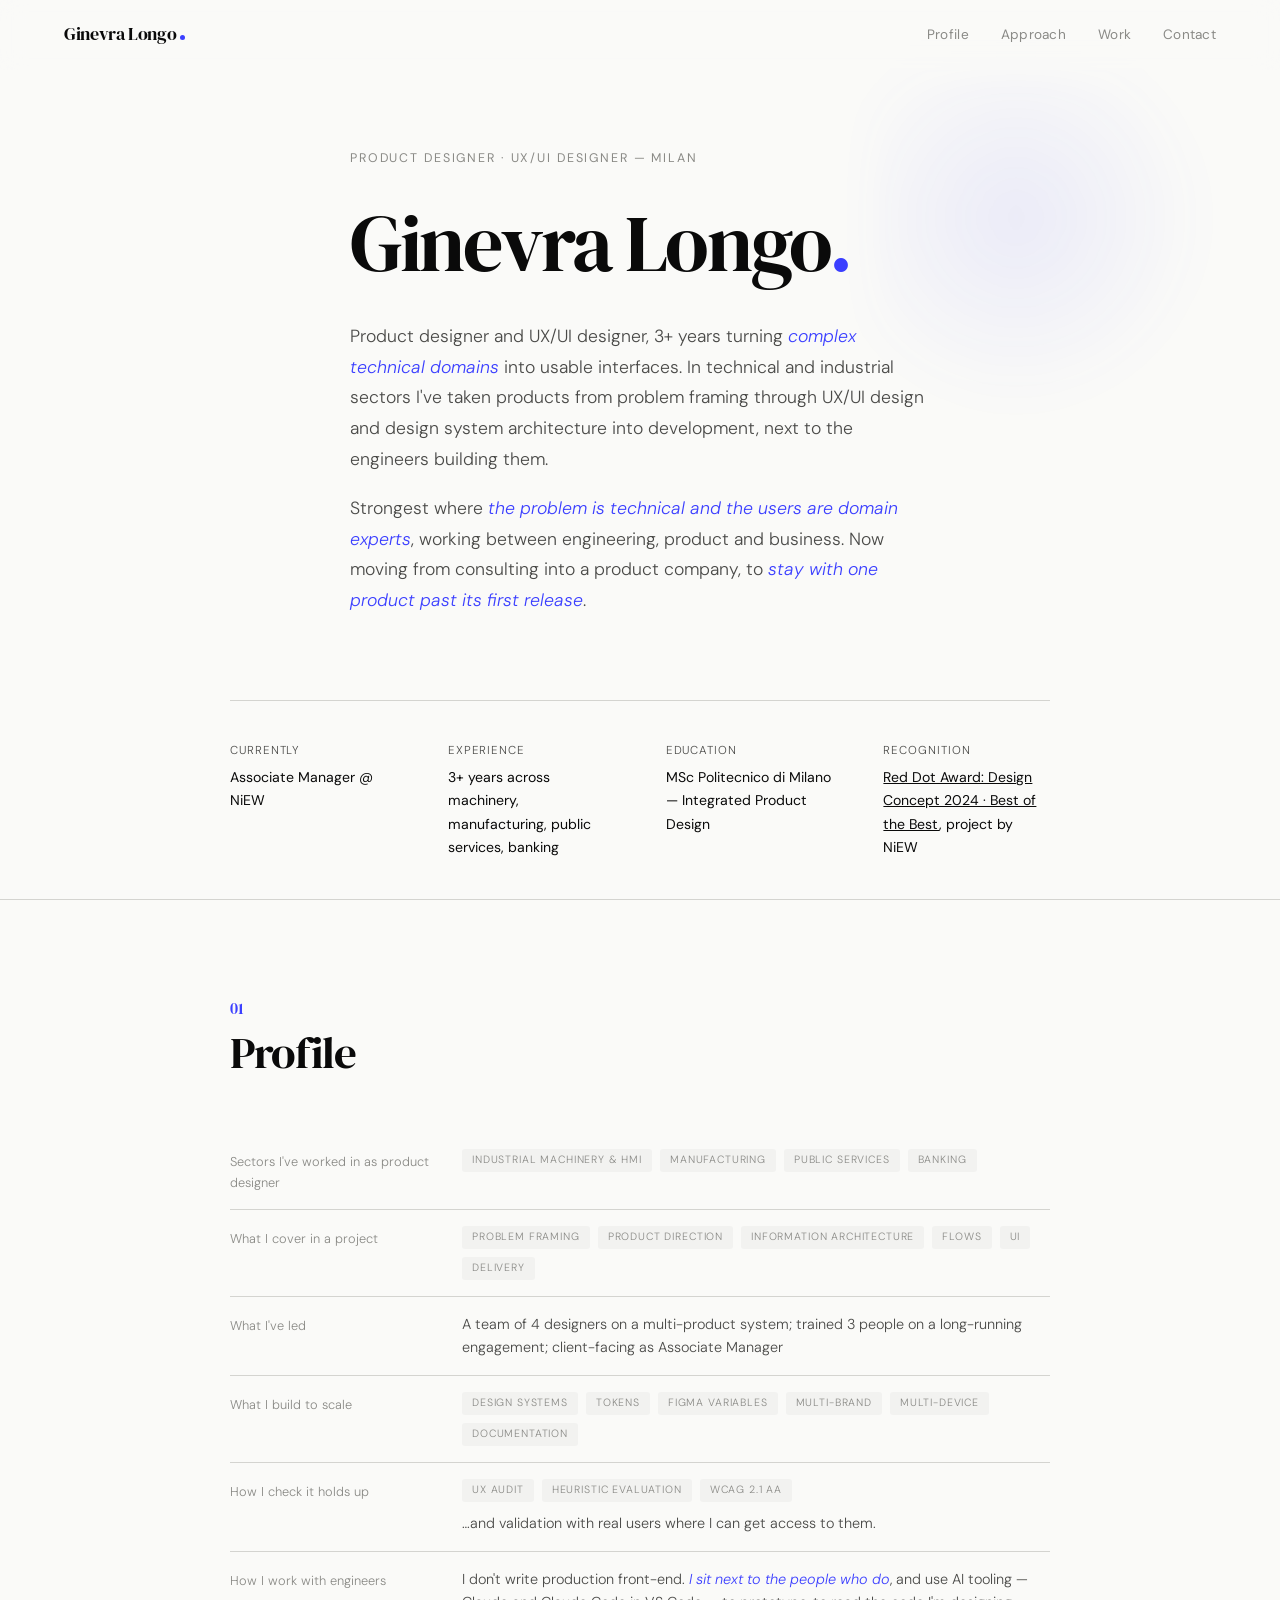
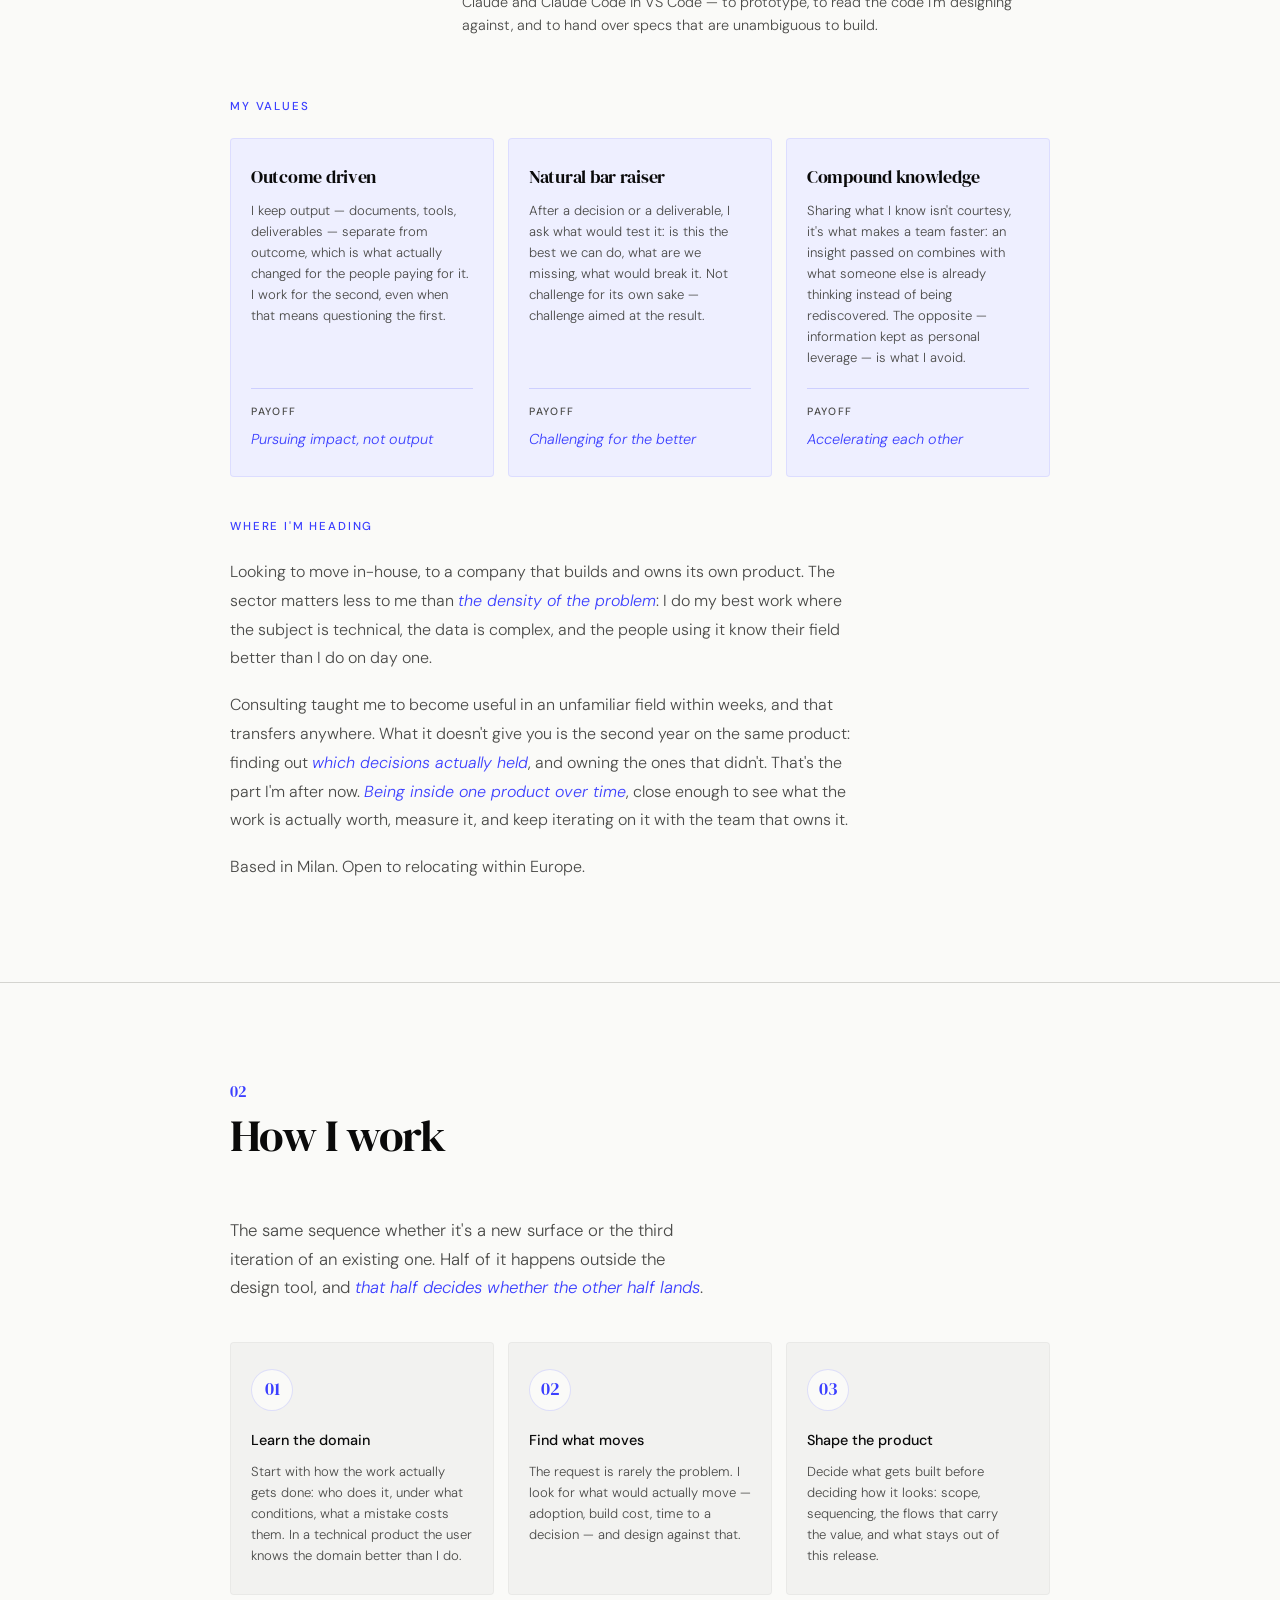
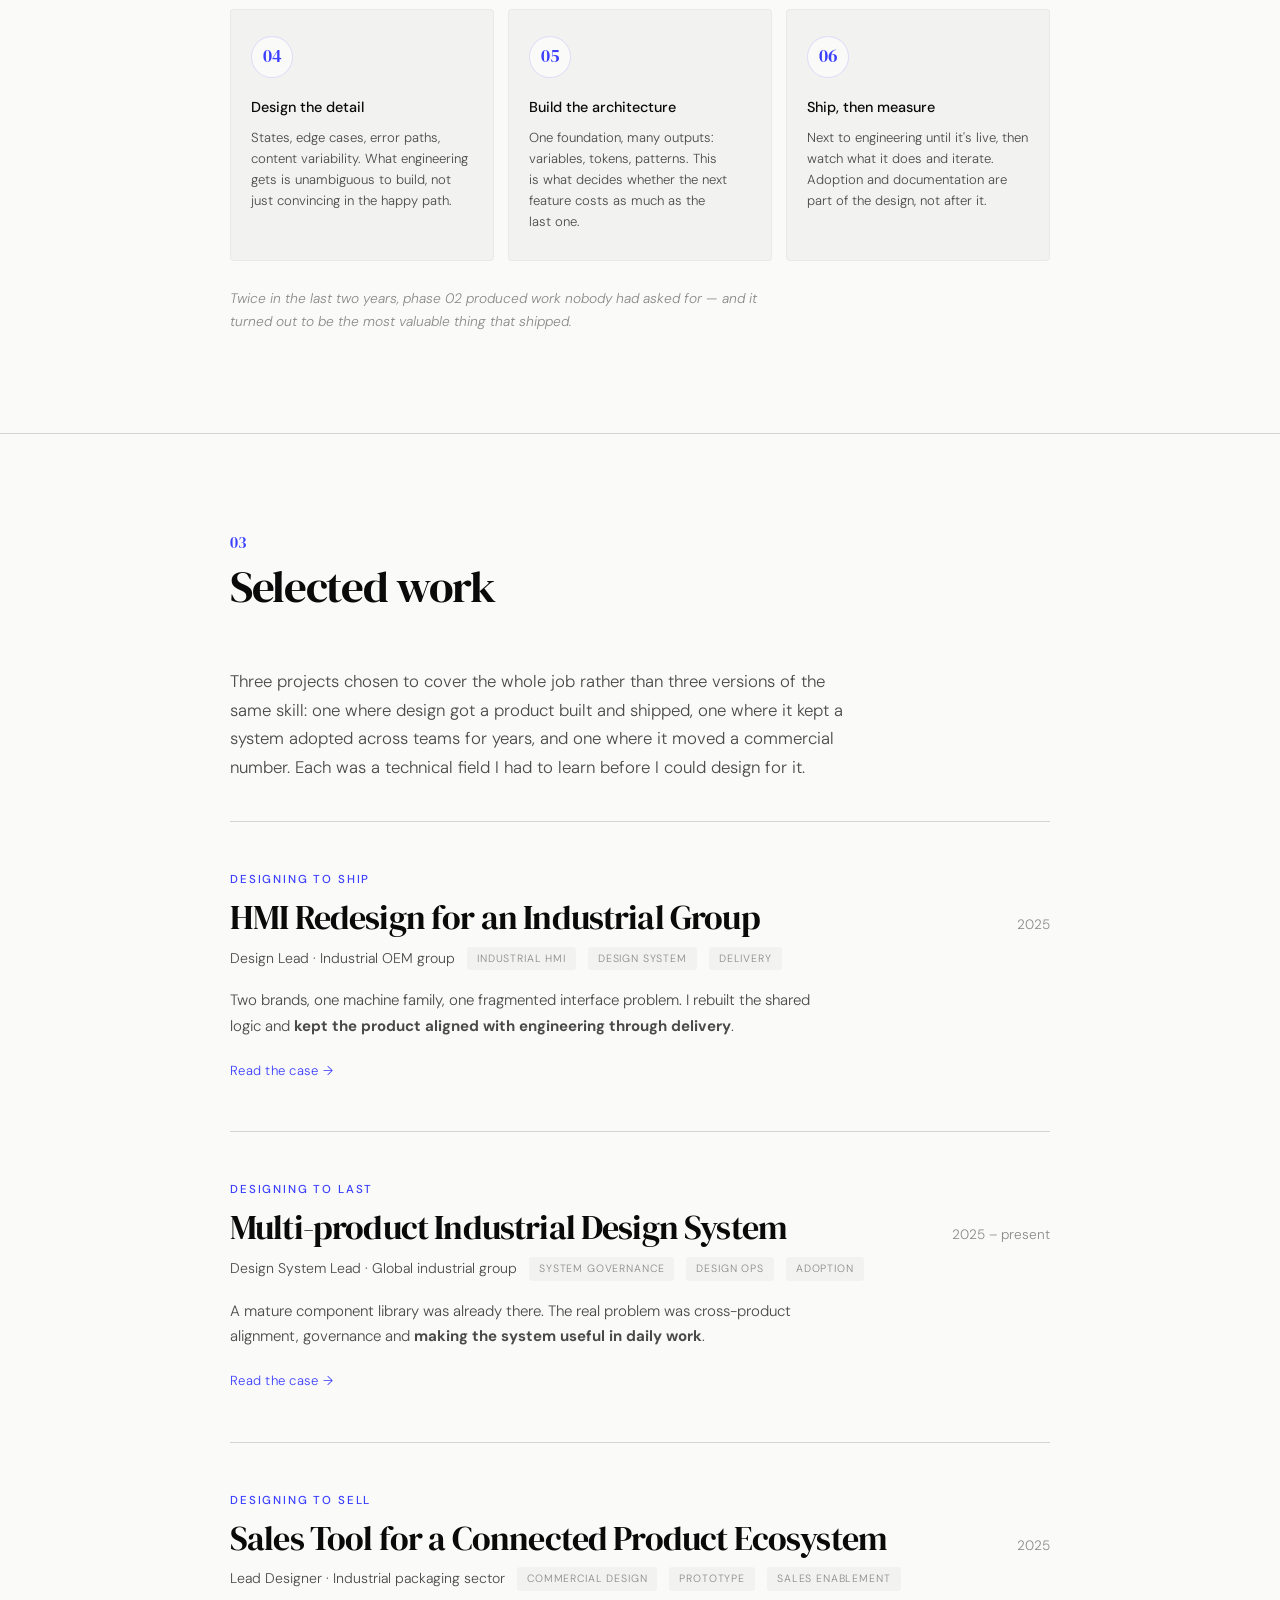
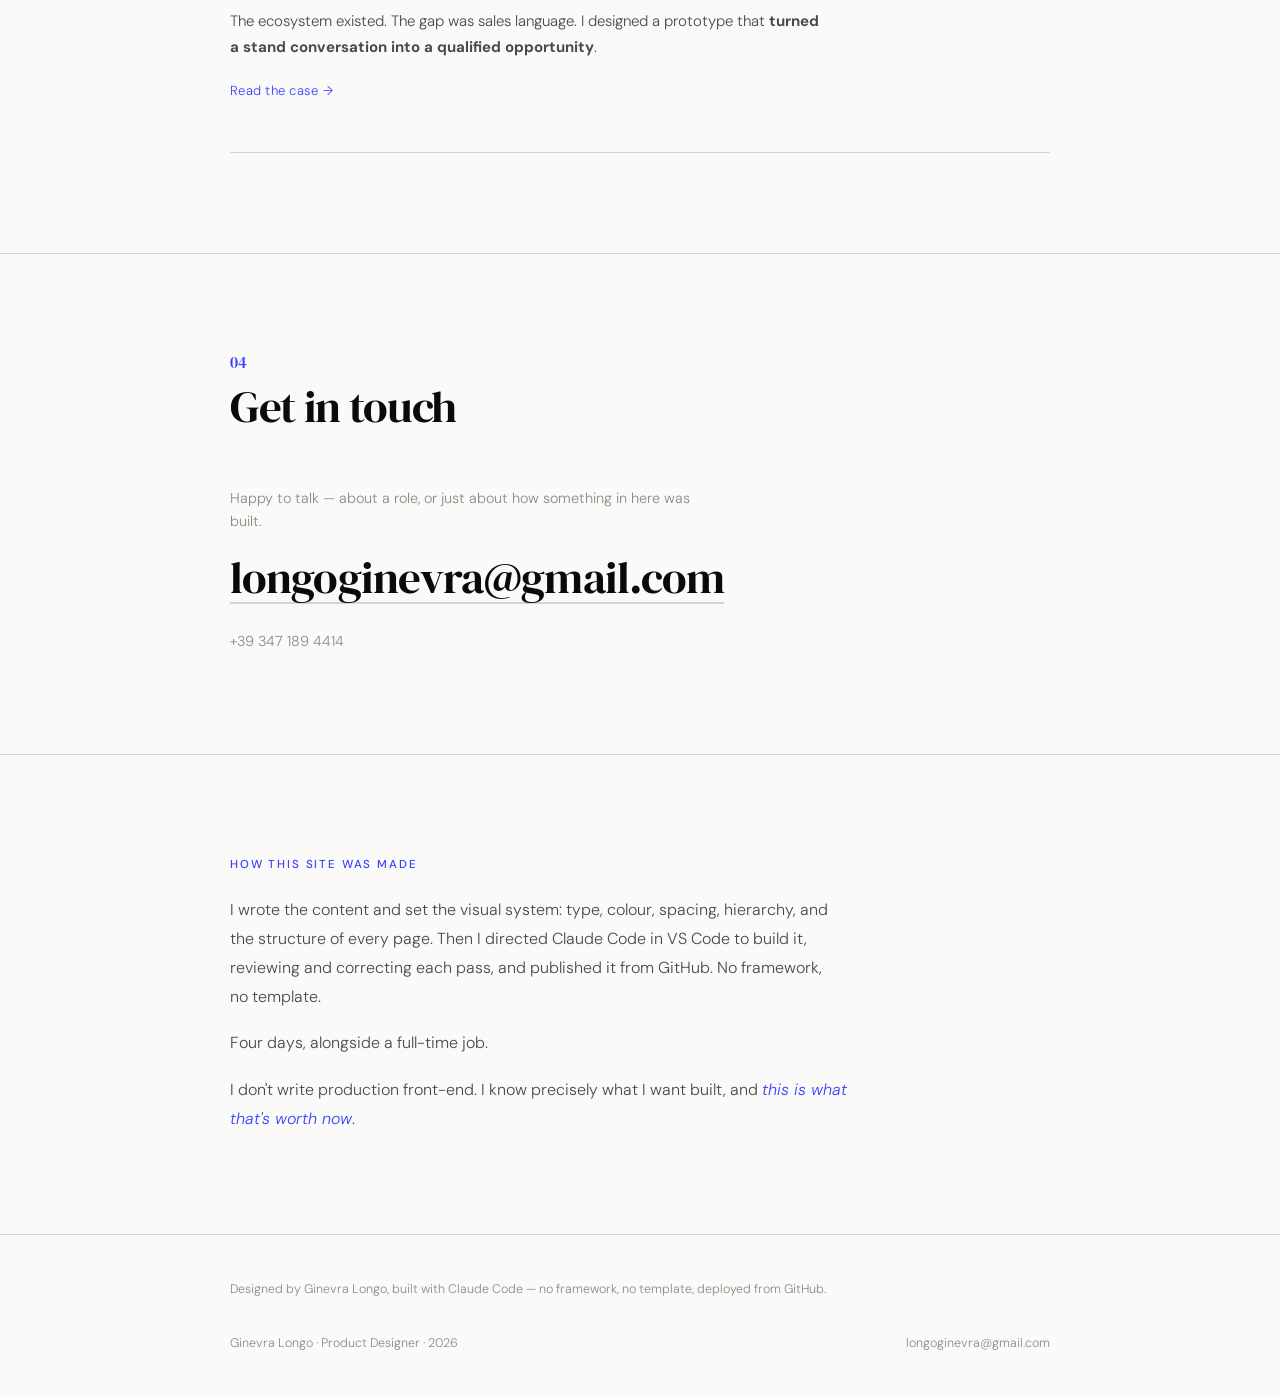
<file: index.html>
<!DOCTYPE html>
<html lang="en">
<head>
<meta charset="UTF-8">
<meta name="viewport" content="width=device-width, initial-scale=1.0">
<title>Ginevra Longo — Product Designer</title>
<meta name="description" content="Ginevra Longo — Product Designer. Industrial HMI, design systems, consulting.">
<meta name="theme-color" content="#3B3FFF">
<meta property="og:title" content="Ginevra Longo — Product Designer">
<meta property="og:description" content="Design work focused on industrial HMI, design systems and practical delivery.">
<meta property="og:type" content="website">
<meta property="og:image" content="/favicon.svg">
<meta name="twitter:card" content="summary_large_image">
<link rel="icon" href="/favicon.svg" type="image/svg+xml">
<link rel="apple-touch-icon" href="/favicon.svg">
<link rel="preconnect" href="https://fonts.googleapis.com">
<link rel="preconnect" href="https://fonts.gstatic.com" crossorigin>
<link href="https://fonts.googleapis.com/css2?family=DM+Serif+Display:ital@0;1&family=DM+Sans:ital,opsz,wght@0,9..40,300;0,9..40,400;0,9..40,500;1,9..40,300;1,9..40,400&display=swap" rel="stylesheet">
<link rel="stylesheet" href="styles.css">
<script>document.documentElement.classList.add('js');</script>
</head>
<body>

<!-- NAV -->
<nav id="nav">
  <a class="name" href="#/">Ginevra Longo<span class="name-dot" aria-hidden="true"></span></a>
  <ul class="nav-links">
    <li><a href="#profile" data-nav="profile">Profile</a></li>
    <li><a href="#approach" data-nav="approach">Approach</a></li>
    <li><a href="#work" data-nav="work">Work</a></li>
    <li><a href="#contact" data-nav="contact">Contact</a></li>
  </ul>
</nav>

<!-- ============================================================
     HOME
     ============================================================ -->
<main class="view is-on" id="v-home">

  <section class="hero">
    <div class="hero-inner">
      <div class="container">
        <p class="hero-label">Product Designer · UX/UI Designer — Milan</p>
        <h1>Ginevra&nbsp;Longo<span class="hero-dot">.</span></h1>
        <p class="hero-intro">Product designer and UX/UI designer, 3+ years turning <em class="key">complex technical domains</em> into usable interfaces. In technical and industrial sectors I've taken products from problem framing through UX/UI design and design system architecture into development, next to the engineers building them.</p>
        <p class="hero-intro">Strongest where <em class="key">the problem is technical and the users are domain experts</em>, working between engineering, product and business. Now moving from consulting into a product company, to <em class="key">stay with one product past its first release</em>.</p>
      </div>
    </div>
    <div class="hero-meta-row">
      <div class="container">
        <div class="hero-meta">
          <div class="meta-item">
            Currently
            <span>Associate Manager @ NiEW</span>
          </div>
          <div class="meta-item">
            Experience
            <span>3+ years across machinery, manufacturing, public services, banking</span>
          </div>
          <div class="meta-item">
            Education
            <span>MSc Politecnico di Milano — Integrated Product Design</span>
          </div>
          <div class="meta-item">
            Recognition
            <span><a href="https://www.red-dot.org/project/ims-technologies-new-hmi-generation-72251" target="_blank" rel="noopener noreferrer">Red Dot Award: Design Concept 2024 · Best of the Best</a>, project by NiEW</span>
          </div>
        </div>
      </div>
    </div>
  </section>

  <!-- 01 PROFILE -->
  <section class="section-block" id="profile">
    <div class="container">
      <div class="section-head reveal">
        <span class="num">01</span>
        <h2>Profile</h2>
      </div>

      <dl class="profile-grid reveal">
        <div class="profile-row">
          <dt>Sectors I've worked in as product designer</dt>
          <dd><div class="tag-row">
            <span class="work-tag">Industrial machinery &amp; HMI</span>
            <span class="work-tag">Manufacturing</span>
            <span class="work-tag">Public services</span>
            <span class="work-tag">Banking</span>
          </div></dd>
        </div>
        <div class="profile-row">
          <dt>What I cover in a project</dt>
          <dd><div class="tag-row">
            <span class="work-tag">Problem framing</span>
            <span class="work-tag">Product direction</span>
            <span class="work-tag">Information architecture</span>
            <span class="work-tag">Flows</span>
            <span class="work-tag">UI</span>
            <span class="work-tag">Delivery</span>
          </div></dd>
        </div>
        <div class="profile-row">
          <dt>What I've led</dt>
          <dd>A team of 4 designers on a multi-product system; trained 3 people on a long-running engagement; client-facing as Associate Manager</dd>
        </div>
        <div class="profile-row">
          <dt>What I build to scale</dt>
          <dd><div class="tag-row">
            <span class="work-tag">Design systems</span>
            <span class="work-tag">Tokens</span>
            <span class="work-tag">Figma variables</span>
            <span class="work-tag">Multi-brand</span>
            <span class="work-tag">Multi-device</span>
            <span class="work-tag">Documentation</span>
          </div></dd>
        </div>
        <div class="profile-row">
          <dt>How I check it holds up</dt>
          <dd>
            <div class="tag-row">
              <span class="work-tag">UX audit</span>
              <span class="work-tag">Heuristic evaluation</span>
              <span class="work-tag">WCAG 2.1 AA</span>
            </div>
            <p>…and validation with real users where I can get access to them.</p>
          </dd>
        </div>
        <div class="profile-row">
          <dt>How I work with engineers</dt>
          <dd>I don't write production front-end. <em class="key">I sit next to the people who do</em>, and use AI tooling — Claude and Claude Code in VS Code — to prototype, to read the code I'm designing against, and to hand over specs that are unambiguous to build.</dd>
        </div>
      </dl>

      <div class="profile-values">
        <p class="label-inline reveal">My values</p>
        <ul class="values">
          <li class="value reveal">
            <h4>Outcome&nbsp;driven</h4>
            <p>I keep output — documents, tools, deliverables — separate from outcome, which is what actually changed for the people paying for it. I work for the second, even when that means questioning the first.</p>
            <div class="value-payoff">
              <span class="value-payoff-label">Payoff</span>
              <em>Pursuing impact, not output</em>
            </div>
          </li>
          <li class="value reveal">
            <h4>Natural bar&nbsp;raiser</h4>
            <p>After a decision or a deliverable, I ask what would test it: is this the best we can do, what are we missing, what would break it. Not challenge for its own sake — challenge aimed at the result.</p>
            <div class="value-payoff">
              <span class="value-payoff-label">Payoff</span>
              <em>Challenging for the better</em>
            </div>
          </li>
          <li class="value reveal">
            <h4>Compound&nbsp;knowledge</h4>
            <p>Sharing what I know isn't courtesy, it's what makes a team faster: an insight passed on combines with what someone else is already thinking instead of being rediscovered. The opposite — information kept as personal leverage — is what I avoid.</p>
            <div class="value-payoff">
              <span class="value-payoff-label">Payoff</span>
              <em>Accelerating each other</em>
            </div>
          </li>
        </ul>
      </div>

      <div class="profile-aim reveal">
        <p class="label-inline">Where I'm heading</p>
        <div class="prose-body">
          <p>Looking to move in-house, to a company that builds and owns its own product. The sector matters less to me than <em class="key">the density of the problem</em>: I do my best work where the subject is technical, the data is complex, and the people using it know their field better than I do on day one.</p>
          <p>Consulting taught me to become useful in an unfamiliar field within weeks, and that transfers anywhere. What it doesn't give you is the second year on the same product: finding out <em class="key">which decisions actually held</em>, and owning the ones that didn't. That's the part I'm after now. <em class="key">Being inside one product over time</em>, close enough to see what the work is actually worth, measure it, and keep iterating on it with the team that owns it.</p>
          <p>Based in Milan. Open to relocating within Europe.</p>
        </div>
      </div>
    </div>
  </section>

  <!-- 02 APPROACH -->
  <section class="section-block" id="approach">
    <div class="container">
      <div class="section-head reveal">
        <span class="num">02</span>
        <h2>How I work</h2>
      </div>
      <p class="section-lead reveal">The same sequence whether it's a new surface or the third iteration of an existing one. Half of it happens outside the design tool, and <em class="key">that half decides whether the other half lands</em>.</p>
      <ol class="phases reveal">
        <li class="phase">
          <div class="phase-number">01</div>
          <h4>Learn the domain</h4>
          <p>Start with how the work actually gets done: who does it, under what conditions, what a mistake costs them. In a technical product the user knows the domain better than I do.</p>
        </li>
        <li class="phase">
          <div class="phase-number">02</div>
          <h4>Find what moves</h4>
          <p>The request is rarely the problem. I look for what would actually move — adoption, build cost, time to a decision — and design against that.</p>
        </li>
        <li class="phase">
          <div class="phase-number">03</div>
          <h4>Shape the product</h4>
          <p>Decide what gets built before deciding how it looks: scope, sequencing, the flows that carry the value, and what stays out of this release.</p>
        </li>
        <li class="phase">
          <div class="phase-number">04</div>
          <h4>Design the detail</h4>
          <p>States, edge cases, error paths, content variability. What engineering gets is unambiguous to build, not just convincing in the happy path.</p>
        </li>
        <li class="phase">
          <div class="phase-number">05</div>
          <h4>Build the architecture</h4>
          <p>One foundation, many outputs: variables, tokens, patterns. This is what decides whether the next feature costs as much as the last one.</p>
        </li>
        <li class="phase">
          <div class="phase-number">06</div>
          <h4>Ship, then measure</h4>
          <p>Next to engineering until it's live, then watch what it does and iterate. Adoption and documentation are part of the design, not after it.</p>
        </li>
      </ol>
      <p class="phases-note reveal">Twice in the last two years, phase 02 produced work nobody had asked for — and it turned out to be the most valuable thing that shipped.</p>
    </div>
  </section>

  <!-- 02 WORK -->
  <section class="section-block" id="work">
    <div class="container">
      <div class="section-head reveal">
        <span class="num">03</span>
        <h2>Selected work</h2>
      </div>
      <p class="section-lead reveal">Three projects chosen to cover the whole job rather than three versions of the same skill: one where design got a product built and shipped, one where it kept a system adopted across teams for years, and one where it moved a commercial number. Each was a technical field I had to learn before I could design for it.</p>

      <a class="work-item reveal" href="case-01.html">
        <p class="work-kicker">Designing to ship</p>
        <div class="work-header">
          <span class="work-title">HMI Redesign for an Industrial&nbsp;Group</span>
          <span class="work-date">2025</span>
        </div>
        <div class="work-role-row">
          <span class="work-role">Design Lead · Industrial OEM group</span>
          <span class="work-tag">Industrial HMI</span>
          <span class="work-tag">Design system</span>
          <span class="work-tag">Delivery</span>
        </div>
        <p class="work-desc">
          Two brands, one machine family, one fragmented interface problem. I rebuilt the shared logic and <strong>kept the product aligned with engineering through delivery</strong>.
        </p>
        <span class="work-go">Read the case →</span>
      </a>

      <a class="work-item reveal" href="case-02.html">
        <p class="work-kicker">Designing to last</p>
        <div class="work-header">
          <span class="work-title">Multi-product Industrial Design&nbsp;System</span>
          <span class="work-date">2025 – present</span>
        </div>
        <div class="work-role-row">
          <span class="work-role">Design System Lead · Global industrial group</span>
          <span class="work-tag">System governance</span>
          <span class="work-tag">Design ops</span>
          <span class="work-tag">Adoption</span>
        </div>
        <p class="work-desc">
          A mature component library was already there. The real problem was cross-product alignment, governance and <strong>making the system useful in daily work</strong>.
        </p>
        <span class="work-go">Read the case →</span>
      </a>

      <a class="work-item reveal" href="case-03.html">
        <p class="work-kicker">Designing to sell</p>
        <div class="work-header">
          <span class="work-title">Sales Tool for a Connected Product&nbsp;Ecosystem</span>
          <span class="work-date">2025</span>
        </div>
        <div class="work-role-row">
          <span class="work-role">Lead Designer · Industrial packaging sector</span>
          <span class="work-tag">Commercial design</span>
          <span class="work-tag">Prototype</span>
          <span class="work-tag">Sales enablement</span>
        </div>
        <p class="work-desc">
          The ecosystem existed. The gap was sales language. I designed a prototype that <strong>turned a stand conversation into a qualified opportunity</strong>.
        </p>
        <span class="work-go">Read the case →</span>
      </a>
    </div>
  </section>

  <!-- 04 CONTACT -->
  <section class="section-block" id="contact" style="padding-bottom: 100px;">
    <div class="container">
      <div class="section-head reveal">
        <span class="num">04</span>
        <h2>Get in touch</h2>
      </div>
      <div class="reveal">
        <p class="contact-lead">Happy to talk — about a role, or just about how something in here was built.</p>
        <a href="mailto:longoginevra@gmail.com" class="contact-big">longoginevra@gmail.com</a>
        <a href="tel:+393471894414" class="contact-phone">+39 347 189 4414</a>
      </div>
    </div>
  </section>

  <!-- 05 BUILD -->
  <section class="section-block" id="build">
    <div class="container">
      <p class="label-inline reveal">How this site was made</p>
      <div class="prose-body reveal">
        <p>I wrote the content and set the visual system: type, colour, spacing, hierarchy, and the structure of every page. Then I directed Claude Code in VS Code to build it, reviewing and correcting each pass, and published it from GitHub. No framework, no template.</p>
        <p>Four days, alongside a full-time job.</p>
        <p>I don't write production front-end. I know precisely what I want built, and <em class="key">this is what that's worth now</em>.</p>
      </div>
    </div>
  </section>

</main>

<!-- FOOTER -->
<footer>
  <div class="container">
    <p class="footer-note">Designed by Ginevra Longo, built with Claude Code — no framework, no template, deployed from GitHub.</p>
    <div class="footer-row">
      <span class="made-with">Ginevra Longo · Product Designer · 2026</span>
      <a href="mailto:longoginevra@gmail.com">longoginevra@gmail.com</a>
    </div>
  </div>
</footer>

<script src="main.js" defer></script>

</body>
</html>
</file>
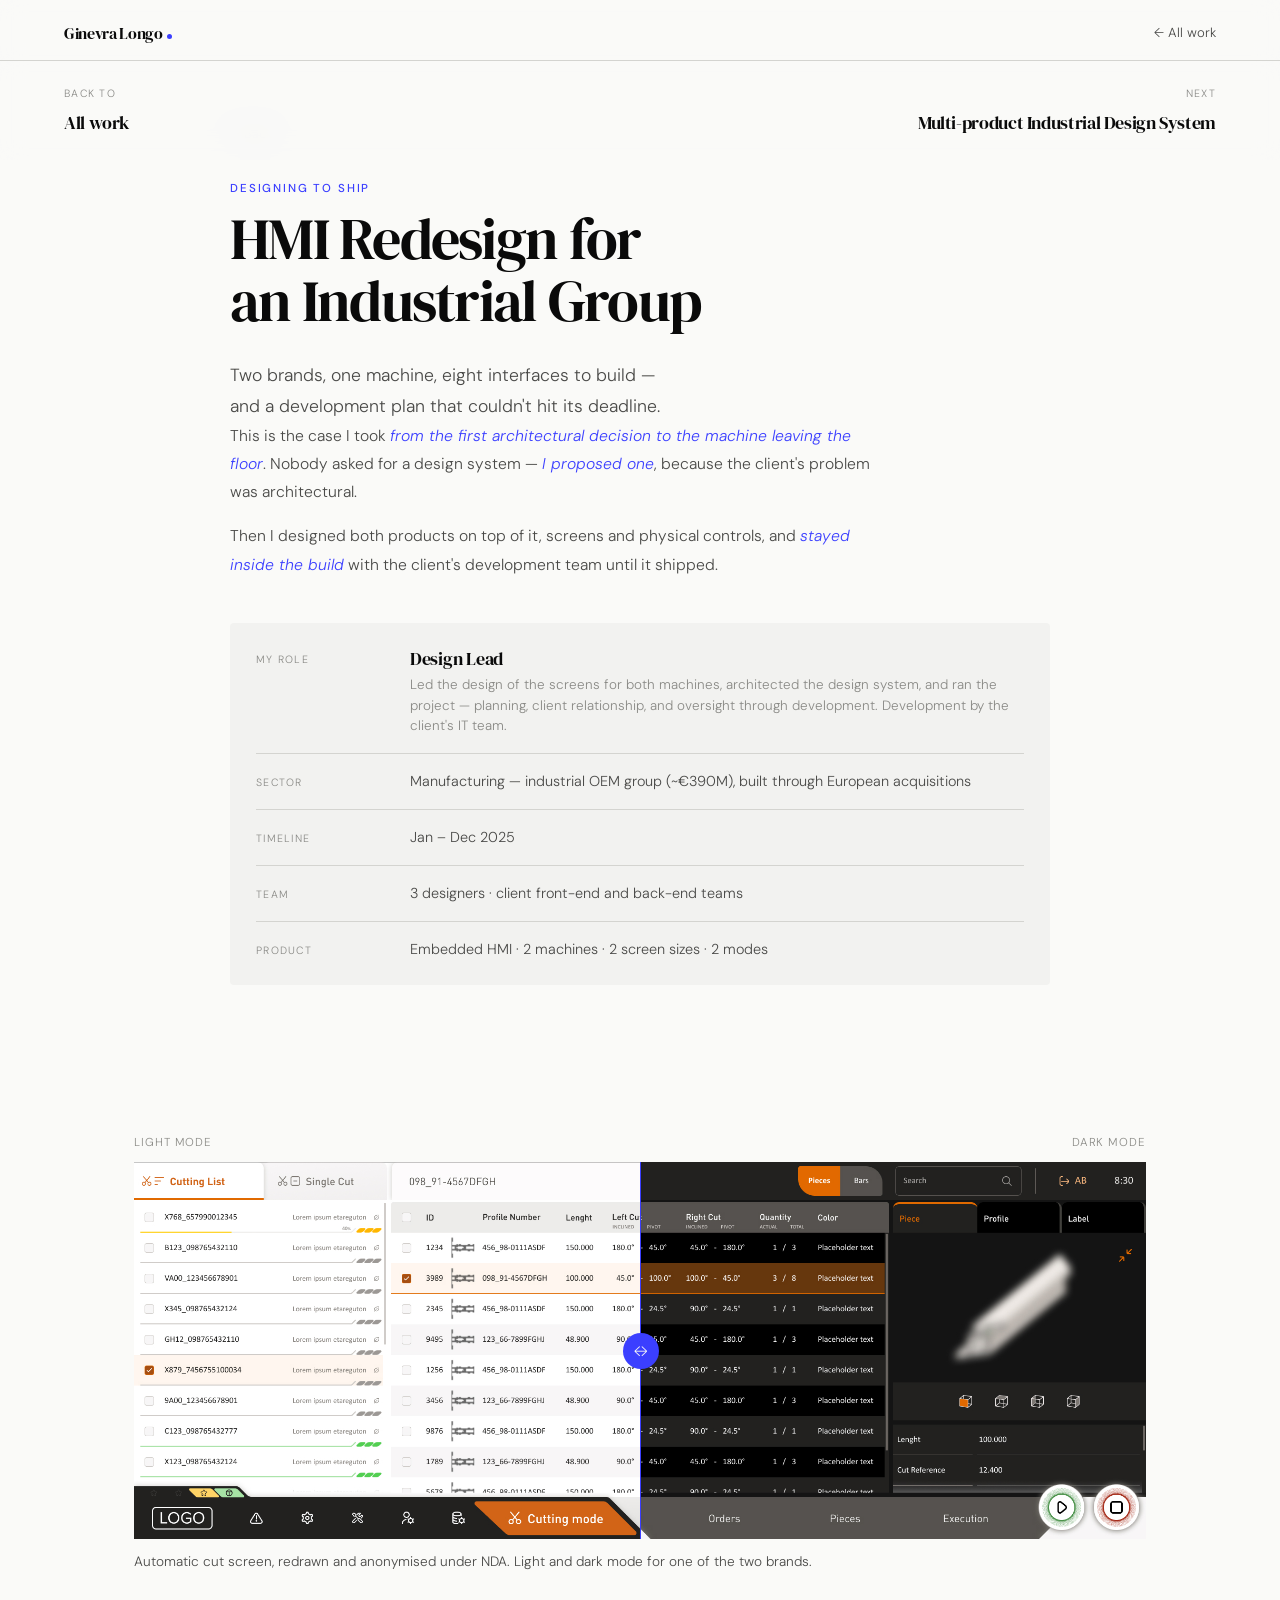
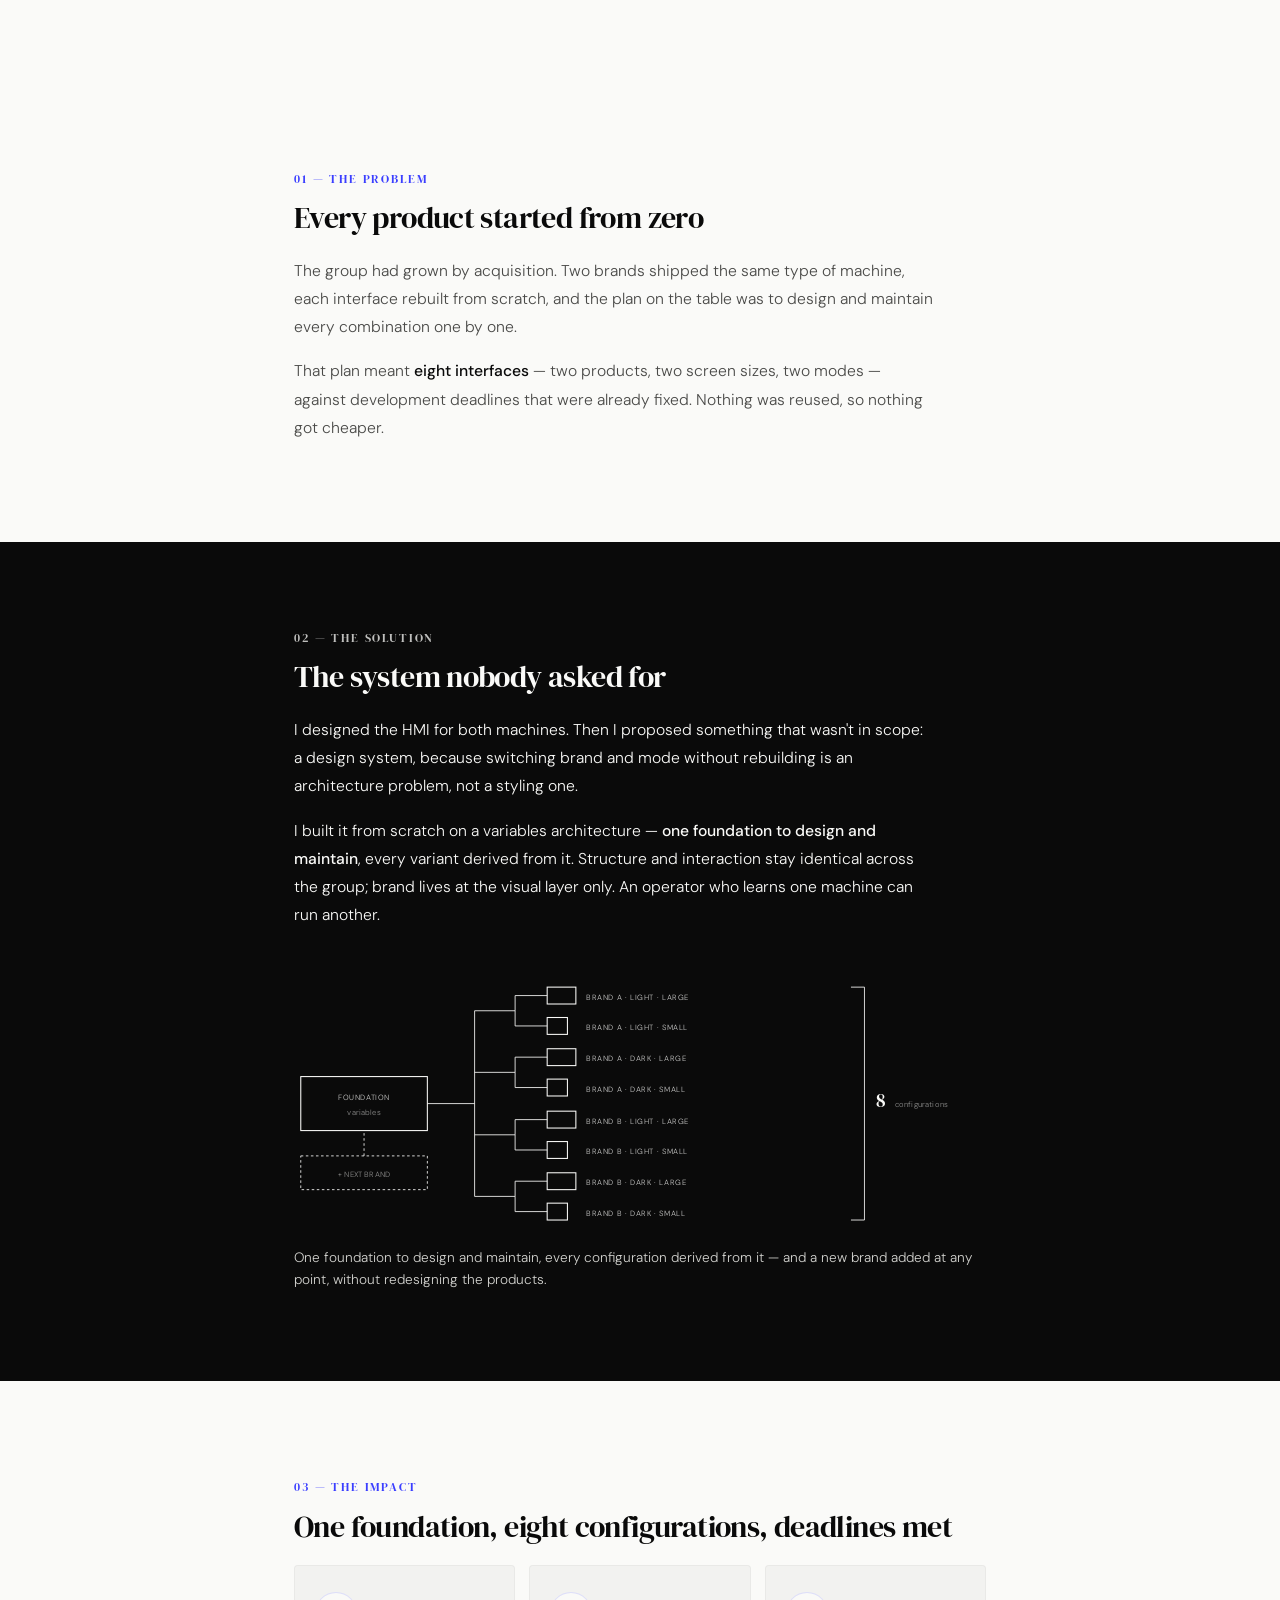
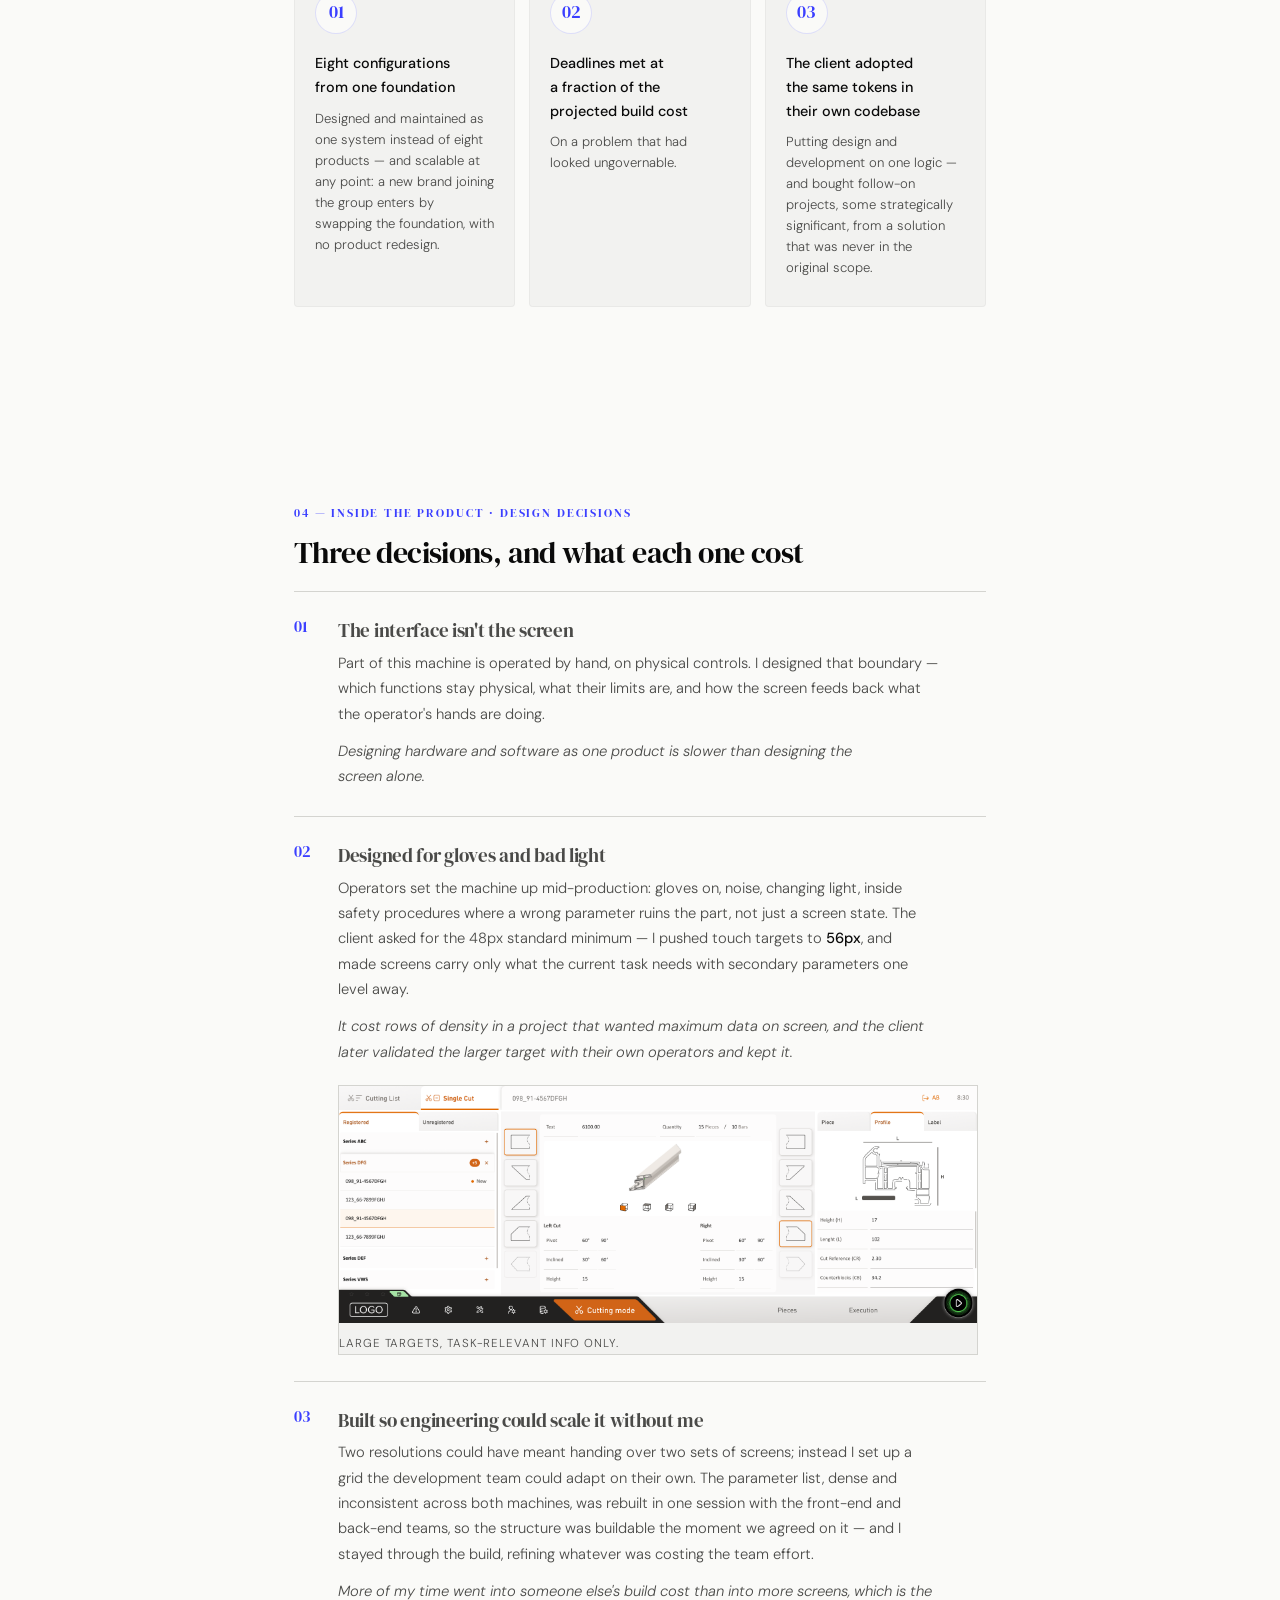
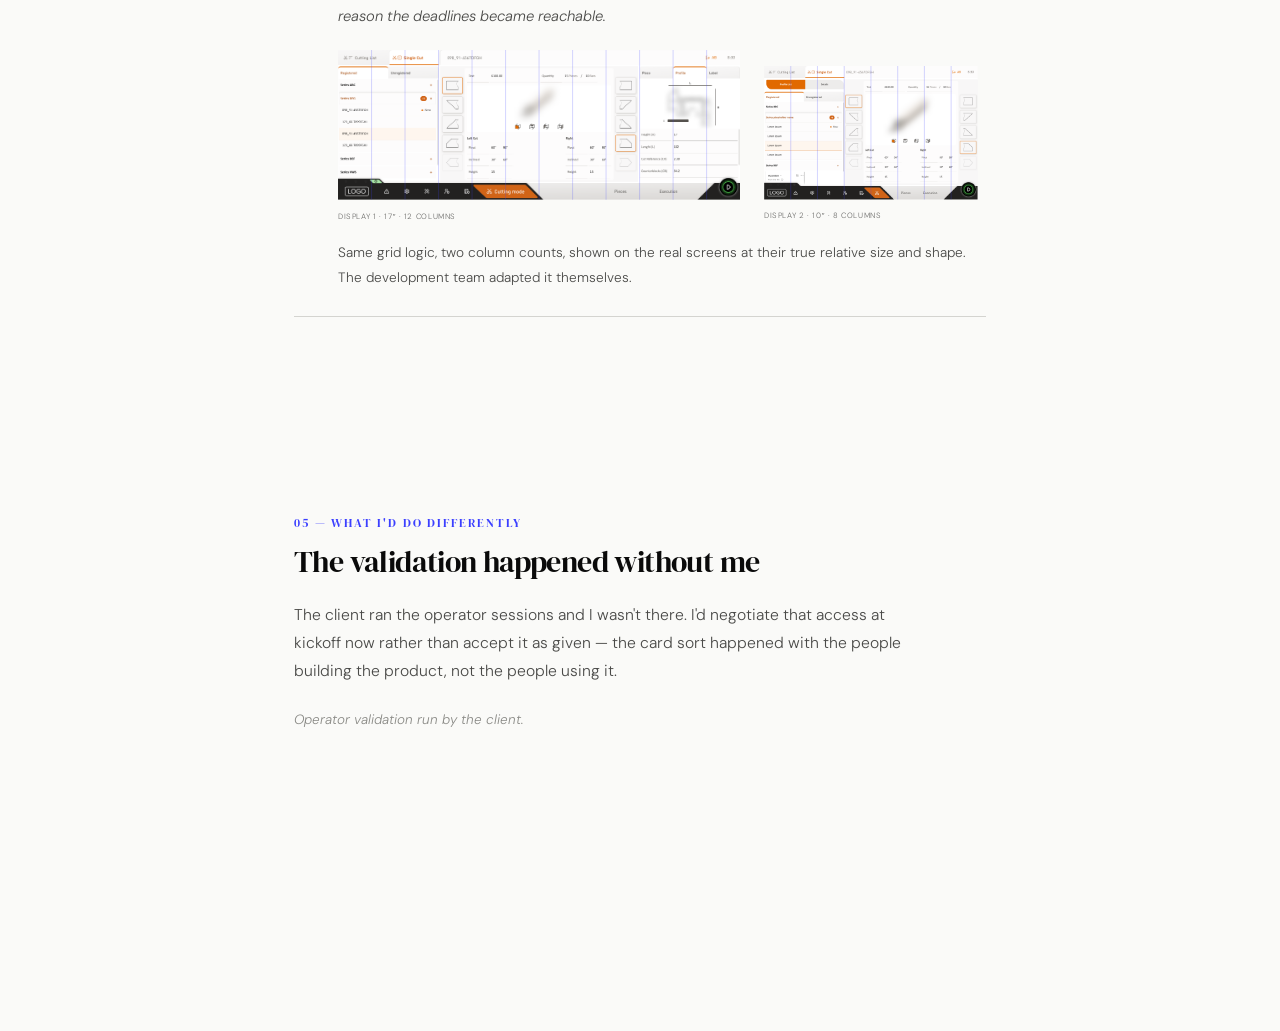
<file: case-01.html>
<!DOCTYPE html>
<html lang="en">
<head>
<meta charset="UTF-8">
<script>document.documentElement.classList.add('js');</script>
<meta name="viewport" content="width=device-width, initial-scale=1.0">
<title>HMI Redesign for an Industrial Group — Ginevra Longo</title>
<link rel="icon" href="favicon.svg" type="image/svg+xml">
<link rel="preconnect" href="https://fonts.googleapis.com">
<link rel="preconnect" href="https://fonts.gstatic.com" crossorigin>
<link href="https://fonts.googleapis.com/css2?family=DM+Serif+Display:ital@0;1&family=DM+Sans:ital,opsz,wght@0,9..40,300;0,9..40,400;0,9..40,500;1,9..40,300;1,9..40,400&display=swap" rel="stylesheet">
<link rel="stylesheet" href="styles.css">
<link rel="stylesheet" href="case.css">
<script src="main.js" defer></script>
<style>
  /* Site-wide extraction: .container, .case-top(::after), .backlink,
     .case-title, .case-lede, .case-body, .spec/.spec-row/.spec-row--key,
     .label-inline, .phases/.phase/.phase-number, .decisions/.decision, and
     .reveal/.visible (+ its no-JS/reduced-motion fallbacks) all now live in
     the shared styles.css — removed from here, since duplicating them page
     by page was exactly the drift this consolidation was meant to end.
     Only genuinely case-01-only rules remain below. */

  /* ---- HERO: light/dark split ---- */
  .hero-split { margin: 3rem 0 0; }
  .hero-split__legend {
    display: flex; justify-content: space-between;
    font-size: 0.72rem;
    letter-spacing: 0.08em;
    text-transform: uppercase;
    color: var(--gray-500);
    margin-bottom: 10px;
  }
  .hero-split__stage { position: relative; }
  .hero-split__base { display: block; width: 100%; height: auto; }
  .hero-split__over {
    position: absolute; inset: 0;
    width: 100%; height: 100%;
    clip-path: inset(0 calc(100% - var(--split)) 0 0);
  }
  .hero-split__range {
    position: absolute; inset: 0;
    width: 100%; height: 100%;
    margin: 0; opacity: 0; cursor: ew-resize;
  }
  .hero-split__range:focus-visible { outline: 2px solid var(--accent); outline-offset: 2px; }
  .hero-split__seam {
    position: absolute; top: 0; bottom: 0; left: var(--split);
    width: 1px; background: var(--accent);
    pointer-events: none;
  }
  .hero-split__knob {
    position: absolute; top: 50%; left: 50%;
    transform: translate(-50%, -50%);
    width: 2.25rem; height: 2.25rem;
    border-radius: 50%;
    background: var(--accent);
    display: grid; place-items: center;
    transition: box-shadow 200ms ease-out;
  }
  .hero-split__knob::before {
    content: "\2194";
    color: var(--white);
    font-size: 0.875rem; line-height: 1;
  }
  .hero-split__stage:hover .hero-split__knob,
  .hero-split__range:focus-visible ~ .hero-split__seam .hero-split__knob {
    box-shadow: 0 0 0 7px var(--accent-12);
  }
  .hero-split figcaption { margin-top: 12px; font-size: 0.85rem; color: var(--gray-700); line-height: 1.6; }

  /* .sec-label/.sec-pretitle/.closing-note now live in case.css — shared
     with case-02, which needed the identical pattern. */

  /* ---- decision numeral: deliberately not .decision-mark — matches
     .section-head .num instead, per this brief. ---- */
  .decision-num { font-family: var(--serif); color: var(--accent); font-size: 1rem; line-height: 1; }

  .decision .media-frame { margin-top: 20px; }
  .decision .media-frame figcaption {
    font-size: 0.72rem; letter-spacing: 0.08em; text-transform: uppercase; color: var(--gray-700);
  }

  /* ---- diagrams ---- */
  .solution-diagram { margin-top: 48px; min-height: 0; }
  .grid-diagram { margin-top: 20px; min-height: 0; }
  .solution-diagram svg,
  .grid-diagram svg {
    display: block;
    width: 100%;
    height: auto;
    max-width: 820px;
  }
  .solution-diagram figcaption { margin-top: 16px; font-size: 0.85rem; color: var(--gray-300); }

  /* Two independent SVGs, not one combined viewBox — needed so each can
     rescale on its own at the mobile breakpoint (a single SVG can't reflow
     internally). Bottom-alignment and the correct relative scale are done
     in CSS (align-items:flex-end + proportional flex-basis/max-width)
     instead of shared absolute coordinates, so the two stay geometrically
     correct at any width. Geometry is now derived from each display's real
     native resolution: 17" is 1920×714 (ratio 2.689:1), 10" is 1280×800
     (ratio 1.6:1), both confirmed against real Single Cut screenshots, not
     assumed. Converted to physical size via w=D·a/√(a²+b²),
     h=D·b/√(a²+b²) for diagonal D and pixel aspect a:b, then both panels
     scaled by one shared factor k (≈29.49 units/inch) so display 1's width
     lands at 470 units: 470×175 (17") and 250×156 (10"). Because the two
     displays have genuinely different aspect ratios, not a shared ratio
     scaled by the diagonal, the panels are a different shape, not a
     smaller copy of the same one: display 2 comes out visibly squarer,
     with a height within ~11% of display 1's despite being the smaller
     diagonal. Each panel embeds the real screenshot via SVG
     <image>, with its actual column grid drawn on top as accent-coloured
     lines at 20% opacity. */
  .grid-diagram__row { display: flex; align-items: flex-end; gap: 24px; }
  .grid-diagram__panel--d1 { flex: 470 1 0; }
  .grid-diagram__panel--d2 { flex: 250 1 0; max-width: 53.2%; }
  .grid-diagram figcaption { margin-top: 16px; font-size: 0.85rem; color: var(--gray-700); }

  @media (max-width: 640px) {
    .grid-diagram__row { flex-direction: column; align-items: flex-start; gap: 32px; }
    .grid-diagram__panel--d1, .grid-diagram__panel--d2 { flex: none; width: 100%; }
    .grid-diagram__panel--d2 { max-width: 53.2%; }
  }

  /* .dgm-label/.dgm-sub/.dgm-count now live in case.css — shared with
     case-03's diagram. */

  @media (max-width: 768px) {
    .solution-diagram .dgm-label { display: none; }
  }
</style>
</head>
<body>

<div class="prog"></div>
<nav class="nav" id="nav">
  <a class="name" href="index.html">Ginevra Longo<span class="name-dot" aria-hidden="true"></span></a>
  <a class="back" href="index.html#work">← All work</a>
</nav>

<!-- HEADER -->
<div class="case-top">
  <div class="container">
    <a class="backlink" href="index.html">← Back</a>

    <p class="work-kicker">Designing to ship</p>
    <h1 class="case-title">HMI Redesign for an Industrial&nbsp;Group</h1>
    <p class="case-lede">Two brands, one machine, eight interfaces to build — and a development plan that couldn't hit its&nbsp;deadline.</p>

    <div class="case-body case-why">
      <p>This is the case I took <em class="key">from the first architectural decision to the machine leaving the floor</em>. Nobody asked for a design system — <em class="key">I proposed one</em>, because the client's problem was architectural.</p>
      <p>Then I designed both products on top of it, screens and physical controls, and <em class="key">stayed inside the build</em> with the client's development team until it shipped.</p>
    </div>

    <dl class="spec">
      <div class="spec-row spec-row--key">
        <dt>My role</dt>
        <dd>Design Lead
          <small>Led the design of the screens for both machines, architected the design system, and ran the project — planning, client relationship, and oversight through development. Development by the client's IT team.</small>
        </dd>
      </div>
      <div class="spec-row">
        <dt>Sector</dt>
        <dd>Manufacturing — industrial OEM group (~€390M), built through European acquisitions</dd>
      </div>
      <div class="spec-row">
        <dt>Timeline</dt>
        <dd>Jan – Dec 2025</dd>
      </div>
      <div class="spec-row">
        <dt>Team</dt>
        <dd>3 designers · client front-end and back-end teams</dd>
      </div>
      <div class="spec-row">
        <dt>Product</dt>
        <dd>Embedded HMI · 2 machines · 2 screen sizes · 2 modes</dd>
      </div>
    </dl>
  </div>
</div>

<!-- HERO: light/dark split -->
<section>
  <div class="wide">
    <figure class="hero-split reveal" style="--split: 50%;">
      <div class="hero-split__legend" aria-hidden="true">
        <span>LIGHT MODE</span>
        <span>DARK MODE</span>
      </div>
      <div class="hero-split__stage">
        <img class="hero-split__base" src="assets/cases/01/case01-hero-dark.jpg" width="1920" height="715" decoding="async" alt="Execution screen in dark mode." />
        <img class="hero-split__over" src="assets/cases/01/case01-hero-light.jpg" width="1920" height="715" decoding="async" alt="The same execution screen in light mode." />
        <input class="hero-split__range" type="range" min="0" max="100" value="50" step="1"
               aria-label="Reveal light or dark mode" />
        <span class="hero-split__seam" aria-hidden="true"><span class="hero-split__knob"></span></span>
      </div>
      <figcaption>Automatic cut screen, redrawn and anonymised under NDA. Light and dark mode for one of the two brands.</figcaption>
    </figure>
  </div>
</section>

<!-- GALLERY: withdrawn per spec — see portfolio-case-spec.md -->

<!-- 01 THE PROBLEM -->
<section>
  <div class="text">
    <div class="sec-heading reveal">
      <h2 class="sec-label">01 — The problem</h2>
      <h3 class="sec-pretitle">Every product started from zero</h3>
    </div>
    <div class="case-body">
      <p>The group had grown by acquisition. Two brands shipped the same type of machine, each interface rebuilt from scratch, and the plan on the table was to design and maintain every combination one by one.</p>
      <p>That plan meant <strong>eight interfaces</strong> — two products, two screen sizes, two modes — against development deadlines that were already fixed. Nothing was reused, so nothing got cheaper.</p>
    </div>
  </div>
</section>

<!-- 02 THE SOLUTION (inverted; the page's only diagram) -->
<section class="inverted">
  <div class="text">
    <div class="sec-heading reveal">
      <h2 class="sec-label">02 — The solution</h2>
      <h3 class="sec-pretitle">The system nobody asked for</h3>
    </div>
    <div class="case-body">
      <p>I designed the HMI for both machines. Then I proposed something that wasn't in scope: a design system, because switching brand and mode without rebuilding is an architecture problem, not a styling one.</p>
      <p>I built it from scratch on a variables architecture — <strong>one foundation to design and maintain</strong>, every variant derived from it. Structure and interaction stay identical across the group; brand lives at the visual layer only. An operator who learns one machine can run another.</p>
    </div>
  </div>
  <div class="text">
    <figure class="solution-diagram reveal">
      <svg viewBox="0 0 820 300" width="820" height="300" role="img" aria-labelledby="dgm-title dgm-desc" fill="none" stroke="currentColor">
        <title id="dgm-title">One foundation, eight configurations</title>
        <desc id="dgm-desc">A single foundation of variables resolves into eight interface configurations: two brands, each in light and dark mode, each on two screen sizes. An empty fourth slot indicates further brands enter by swapping the foundation.</desc>

        <!-- foundation -->
        <rect x="8" y="118" width="150" height="64" stroke-width="1.25"/>
        <text x="83" y="146" text-anchor="middle" class="dgm-label">FOUNDATION</text>
        <text x="83" y="163" text-anchor="middle" class="dgm-sub">variables</text>

        <!-- spine -->
        <path d="M158 150 H 214" stroke-width="1"/>
        <path d="M214 40 V 260" stroke-width="1"/>

        <!-- four branch rails: brand x mode -->
        <g stroke-width="1">
          <path d="M214 40 H 262"/><path d="M214 113 H 262"/>
          <path d="M214 187 H 262"/><path d="M214 260 H 262"/>
        </g>

        <!-- configuration pairs: each rail splits into two device sizes -->
        <g stroke-width="1">
          <path d="M262 40 V 22 H 300"/><path d="M262 40 V 58 H 300"/>
          <path d="M262 113 V 95 H 300"/><path d="M262 113 V 131 H 300"/>
          <path d="M262 187 V 169 H 300"/><path d="M262 187 V 205 H 300"/>
          <path d="M262 260 V 242 H 300"/><path d="M262 260 V 278 H 300"/>
        </g>

        <!-- eight configuration marks + labels -->
        <g stroke-width="1.25">
          <rect x="300" y="12" width="34" height="20"/><rect x="300" y="48" width="24" height="20"/>
          <rect x="300" y="85" width="34" height="20"/><rect x="300" y="121" width="24" height="20"/>
          <rect x="300" y="159" width="34" height="20"/><rect x="300" y="195" width="24" height="20"/>
          <rect x="300" y="232" width="34" height="20"/><rect x="300" y="268" width="24" height="20"/>
        </g>
        <g class="dgm-label">
          <text x="346" y="27">BRAND A · LIGHT · LARGE</text><text x="346" y="63">BRAND A · LIGHT · SMALL</text>
          <text x="346" y="100">BRAND A · DARK · LARGE</text><text x="346" y="136">BRAND A · DARK · SMALL</text>
          <text x="346" y="174">BRAND B · LIGHT · LARGE</text><text x="346" y="210">BRAND B · LIGHT · SMALL</text>
          <text x="346" y="247">BRAND B · DARK · LARGE</text><text x="346" y="283">BRAND B · DARK · SMALL</text>
        </g>

        <!-- swap slot -->
        <rect x="8" y="212" width="150" height="40" stroke-width="1" stroke-dasharray="3 3"/>
        <text x="83" y="237" text-anchor="middle" class="dgm-sub">+ NEXT BRAND</text>
        <path d="M83 212 V 182" stroke-width="1" stroke-dasharray="3 3"/>

        <!-- dimension bracket over the eight -->
        <path d="M660 12 H 676 M660 288 H 676 M676 12 V 288" stroke-width="1"/>
        <text x="690" y="154" class="dgm-count">8</text>
        <text x="712" y="154" class="dgm-sub">configurations</text>
      </svg>
      <figcaption>One foundation to design and maintain, every configuration derived from it — and a new brand added at any point, without redesigning the products.</figcaption>
    </figure>
  </div>
</section>

<!-- 03 THE IMPACT -->
<section>
  <div class="text">
    <div class="sec-heading reveal">
      <h2 class="sec-label">03 — The impact</h2>
      <h3 class="sec-pretitle">One foundation, eight configurations, deadlines met</h3>
    </div>

    <ol class="phases reveal">
      <li class="phase">
        <span class="phase-number">01</span>
        <h4>Eight configurations from one foundation</h4>
        <p>Designed and maintained as one system instead of eight products — and scalable at any point: a new brand joining the group enters by swapping the foundation, with no product redesign.</p>
      </li>
      <li class="phase">
        <span class="phase-number">02</span>
        <h4>Deadlines met at a fraction of the projected build cost</h4>
        <p>On a problem that had looked ungovernable.</p>
      </li>
      <li class="phase">
        <span class="phase-number">03</span>
        <h4>The client adopted the same tokens in their own codebase</h4>
        <p>Putting design and development on one logic — and bought follow-on projects, some strategically significant, from a solution that was never in the original scope.</p>
      </li>
    </ol>
  </div>
</section>

<!-- 04 INSIDE THE PRODUCT — DESIGN DECISIONS -->
<section>
  <div class="text">
    <div class="sec-heading reveal">
      <h2 class="sec-label">04 — Inside the product · design decisions</h2>
      <h3 class="sec-pretitle">Three decisions, and what each one cost</h3>
    </div>

    <ol class="decisions">
      <li class="decision reveal">
        <span class="decision-num">01</span>
        <div class="case-body">
          <h3>The interface isn't the screen</h3>
          <p>Part of this machine is operated by hand, on physical controls. I designed that boundary — which functions stay physical, what their limits are, and how the screen feeds back what the operator's hands are doing.</p>
          <p><em>Designing hardware and software as one product is slower than designing the screen alone.</em></p>
        </div>
      </li>

      <li class="decision reveal">
        <span class="decision-num">02</span>
        <div class="case-body">
          <h3>Designed for gloves and bad light</h3>
          <p>Operators set the machine up mid-production: gloves on, noise, changing light, inside safety procedures where a wrong parameter ruins the part, not just a screen state. The client asked for the 48px standard minimum — I pushed touch targets to <strong>56px</strong>, and made screens carry only what the current task needs with secondary parameters one level away.</p>
          <p><em>It cost rows of density in a project that wanted maximum data on screen, and the client later validated the larger target with their own operators and kept it.</em></p>
          <figure class="media-frame reveal">
            <img class="media" src="assets/cases/01/case01-designedforglovesandbadlight.png" width="1920" height="714" loading="lazy" decoding="async" alt="A Single Cut configuration screen with large, touch-sized profile and cut-shape buttons, showing only the cut angles and profile dimensions relevant to the current piece.">
            <figcaption>Large targets, task-relevant info only.</figcaption>
          </figure>
        </div>
      </li>

      <li class="decision reveal">
        <span class="decision-num">03</span>
        <div class="case-body">
          <h3>Built so engineering could scale it without me</h3>
          <p>Two resolutions could have meant handing over two sets of screens; instead I set up a grid the development team could adapt on their own. The parameter list, dense and inconsistent across both machines, was rebuilt in one session with the front-end and back-end teams, so the structure was buildable the moment we agreed on it — and I stayed through the build, refining whatever was costing the team effort.</p>
          <p><em>More of my time went into someone else's build cost than into more screens, which is the reason the deadlines became reachable.</em></p>

          <figure class="grid-diagram reveal">
            <div class="grid-diagram__row">
              <svg class="grid-diagram__panel grid-diagram__panel--d1" viewBox="0 0 470 205" width="470" height="205" role="img" aria-labelledby="grd1-title grd1-desc">
                <title id="grd1-title">Display 1 grid, 17 inch, 12 columns</title>
                <desc id="grd1-desc">The larger, 17-inch display's real Single Cut screen, at its true proportions, with its twelve-column grid overlaid in translucent accent blue.</desc>
                <image href="assets/cases/01/case01-grid-display1-17in.png" x="0" y="0" width="470" height="175"/>
                <g stroke="var(--accent)" stroke-width="1.25" opacity="0.2">
                  <line x1="39.17" y1="0" x2="39.17" y2="175"/><line x1="78.33" y1="0" x2="78.33" y2="175"/>
                  <line x1="117.5" y1="0" x2="117.5" y2="175"/><line x1="156.67" y1="0" x2="156.67" y2="175"/>
                  <line x1="195.83" y1="0" x2="195.83" y2="175"/><line x1="235" y1="0" x2="235" y2="175"/>
                  <line x1="274.17" y1="0" x2="274.17" y2="175"/><line x1="313.33" y1="0" x2="313.33" y2="175"/>
                  <line x1="352.5" y1="0" x2="352.5" y2="175"/><line x1="391.67" y1="0" x2="391.67" y2="175"/>
                  <line x1="430.83" y1="0" x2="430.83" y2="175"/>
                </g>
                <text x="0" y="197" class="dgm-label" fill="currentColor">DISPLAY 1 · 17″ · 12 COLUMNS</text>
              </svg>
              <svg class="grid-diagram__panel grid-diagram__panel--d2" viewBox="0 0 250 186" width="250" height="186" role="img" aria-labelledby="grd2-title grd2-desc">
                <title id="grd2-title">Display 2 grid, 10 inch, 8 columns</title>
                <desc id="grd2-desc">The smaller, 10-inch display's real Single Cut screen. Its native resolution gives it a visibly squarer shape than display 1, not just a smaller copy of it, with its eight-column grid overlaid in translucent accent blue.</desc>
                <image href="assets/cases/01/case01-grid-display2-10in.png" x="0" y="0" width="250" height="156"/>
                <g stroke="var(--accent)" stroke-width="1.25" opacity="0.2">
                  <line x1="31.25" y1="0" x2="31.25" y2="156"/><line x1="62.5" y1="0" x2="62.5" y2="156"/>
                  <line x1="93.75" y1="0" x2="93.75" y2="156"/><line x1="125" y1="0" x2="125" y2="156"/>
                  <line x1="156.25" y1="0" x2="156.25" y2="156"/><line x1="187.5" y1="0" x2="187.5" y2="156"/>
                  <line x1="218.75" y1="0" x2="218.75" y2="156"/>
                </g>
                <text x="0" y="178" class="dgm-label" fill="currentColor">DISPLAY 2 · 10″ · 8 COLUMNS</text>
              </svg>
            </div>
            <figcaption>Same grid logic, two column counts, shown on the real screens at their true relative size and shape. The development team adapted it themselves.</figcaption>
          </figure>
        </div>
      </li>
    </ol>
  </div>
</section>

<!-- 05 WHAT I'D DO DIFFERENTLY -->
<section>
  <div class="text">
    <div class="sec-heading reveal">
      <h2 class="sec-label">05 — What I'd do differently</h2>
      <h3 class="sec-pretitle">The validation happened without me</h3>
    </div>
    <div class="case-body">
      <p>The client ran the operator sessions and I wasn't there. I'd negotiate that access at kickoff now rather than accept it as given — the card sort happened with the people building the product, not the people using it.</p>
    </div>
    <p class="closing-note">Operator validation run by the client.</p>
  </div>
</section>

<!-- PAGER -->
<section>
  <div class="text">
    <nav class="pager">
      <a href="index.html#work">
        <span>Back to</span>
        <em>All&nbsp;work</em>
      </a>
      <a class="right" href="case-02.html">
        <span>Next</span>
        <em>Multi-product Industrial Design&nbsp;System</em>
      </a>
    </nav>
  </div>
</section>

<script src="case.js"></script>
<script>
  Case.init();

  document.querySelectorAll('.hero-split').forEach(function (fig) {
    var range = fig.querySelector('.hero-split__range');
    var set = function () { fig.style.setProperty('--split', range.value + '%'); };
    range.addEventListener('input', set);
    set();
  });

  /* Reveal-on-scroll now lives in the shared main.js (loaded deferred, so it
     runs after this inline script regardless of source order — that's fine,
     it only needs the DOM to be parsed, which it is by the time it fires). */
</script>
</body>
</html>
</file>
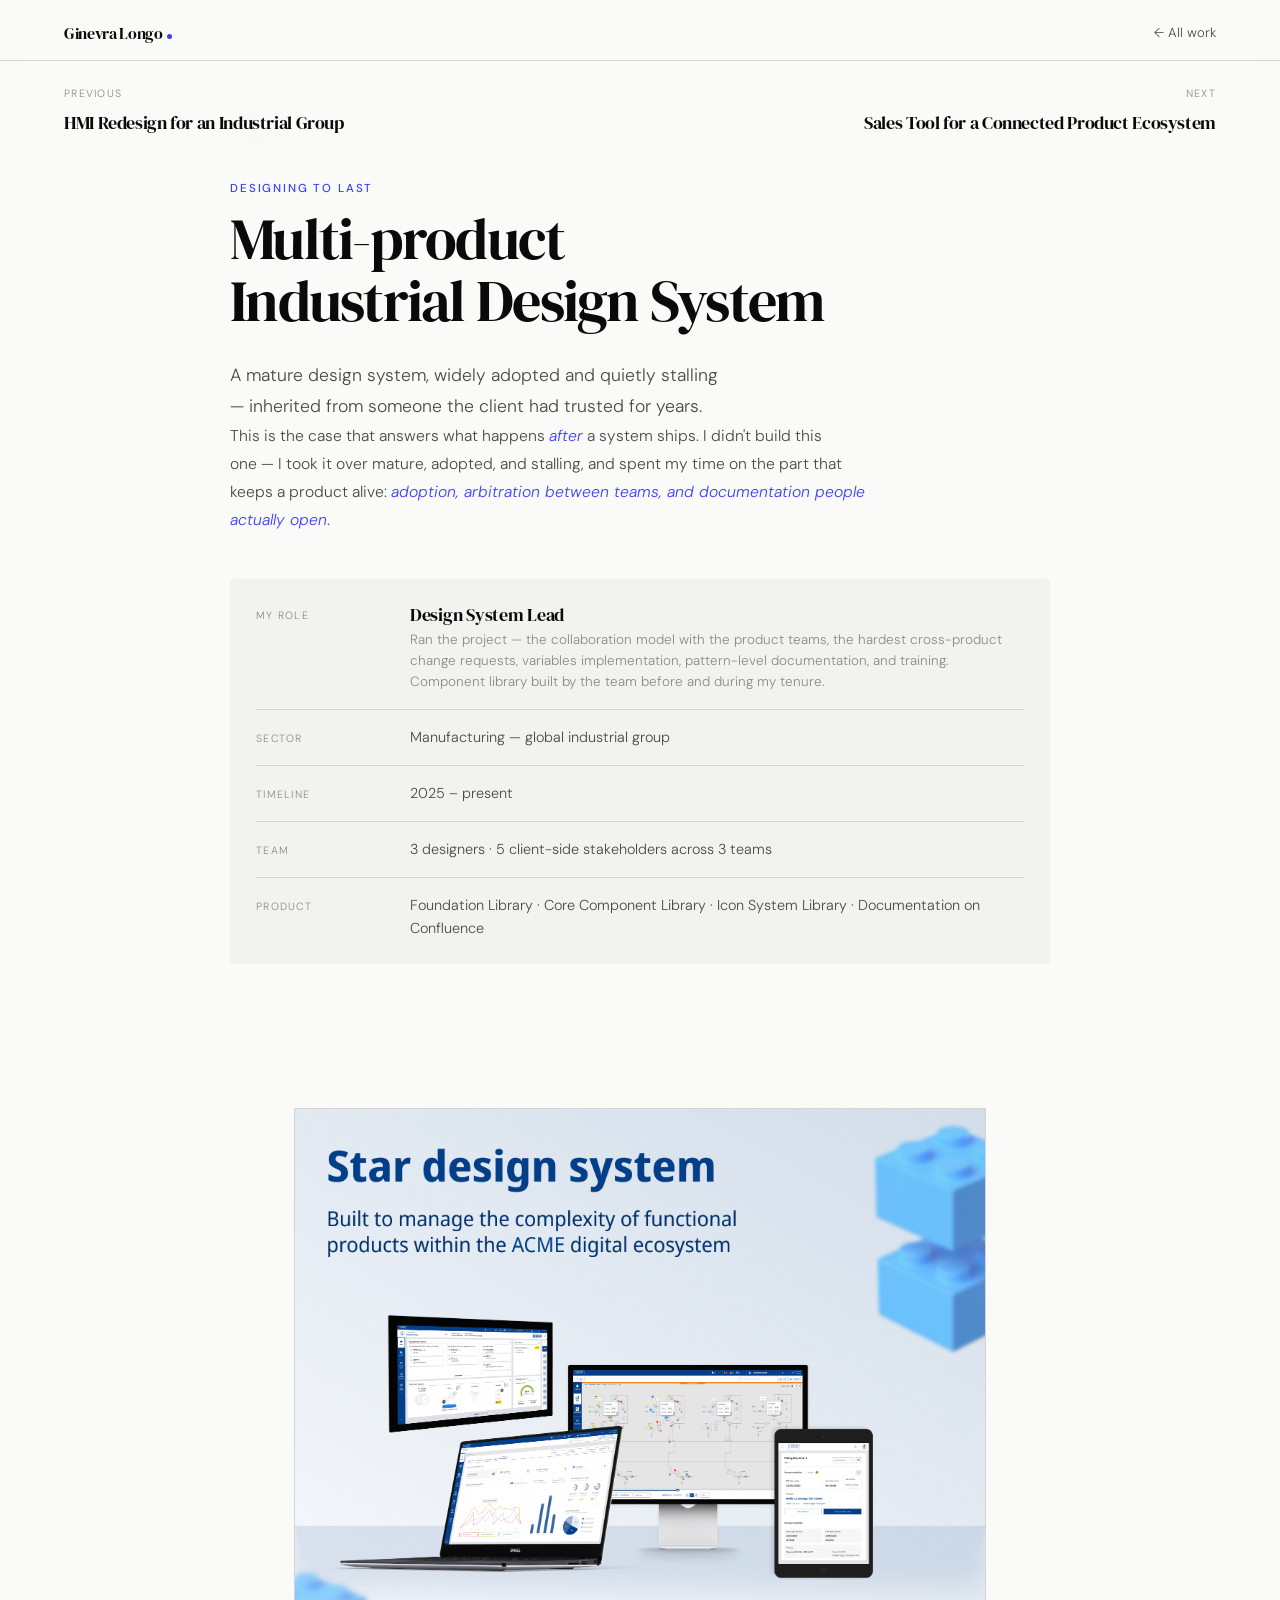
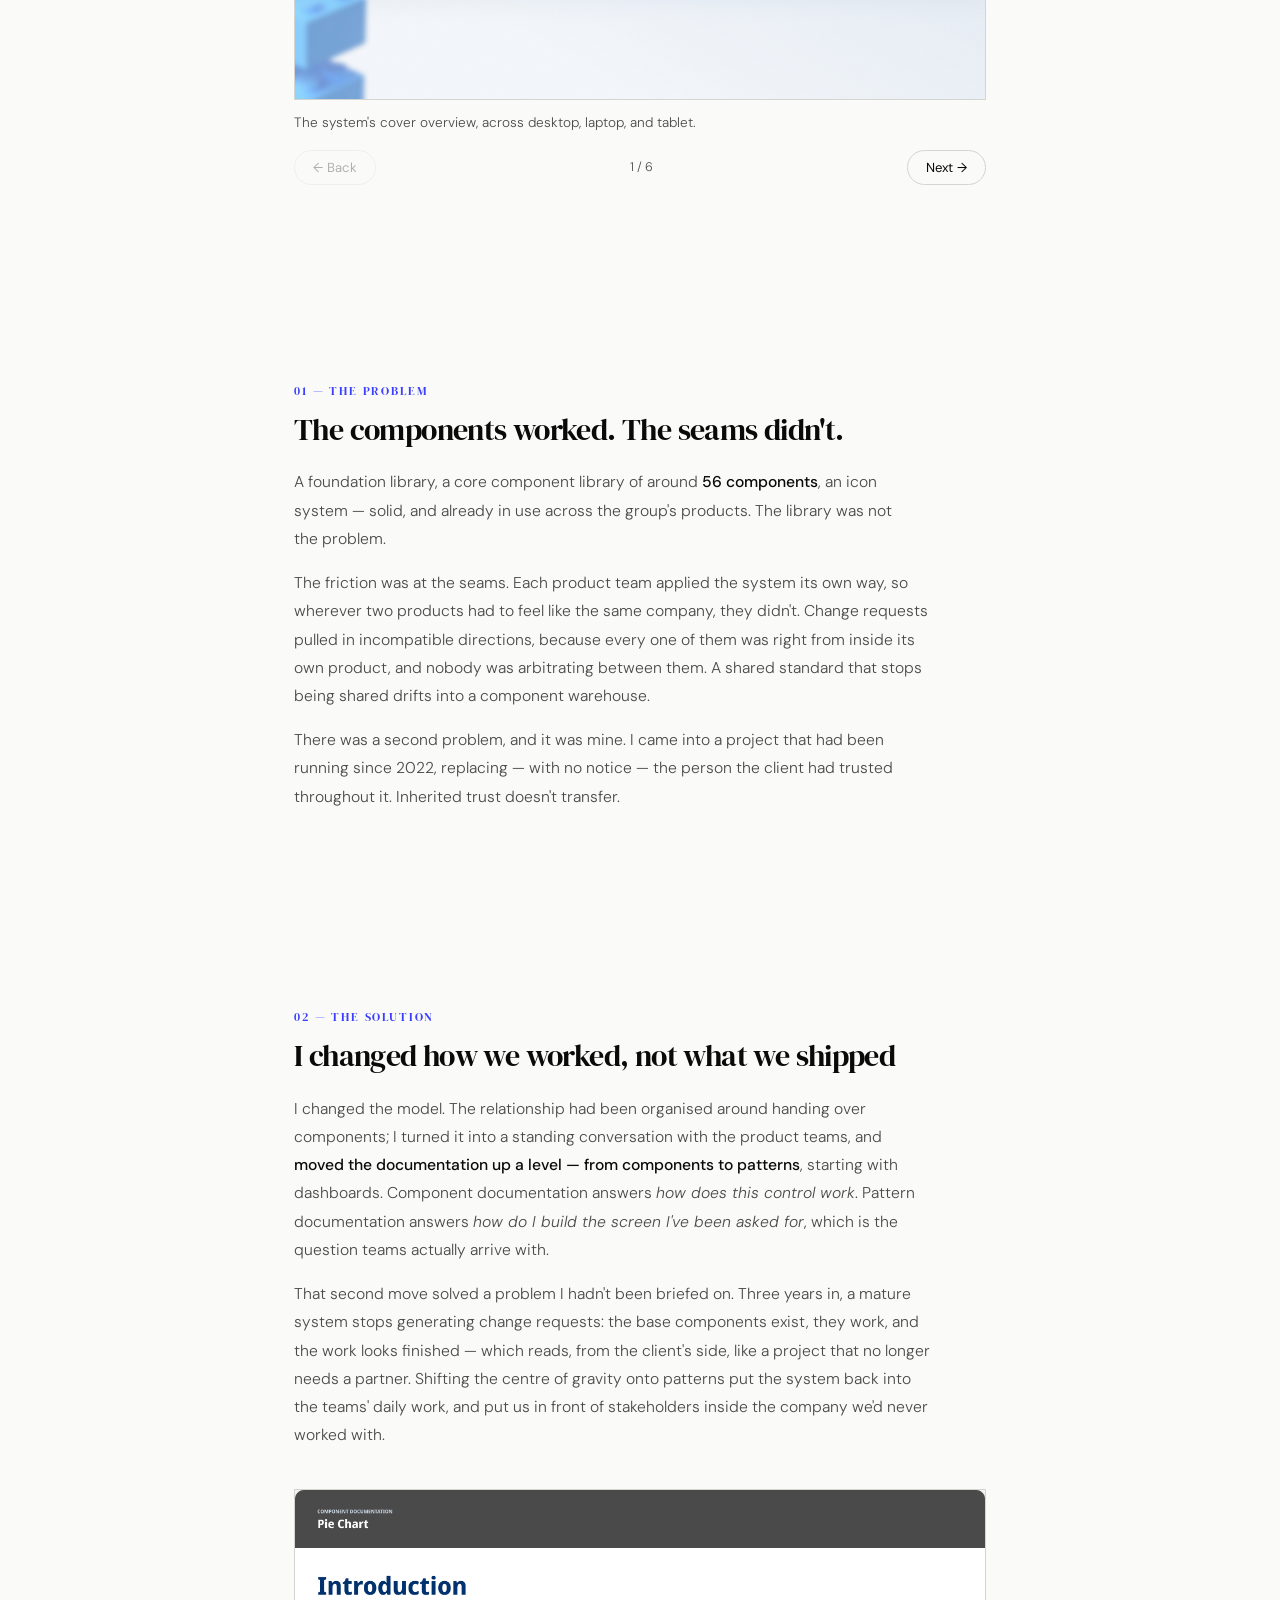
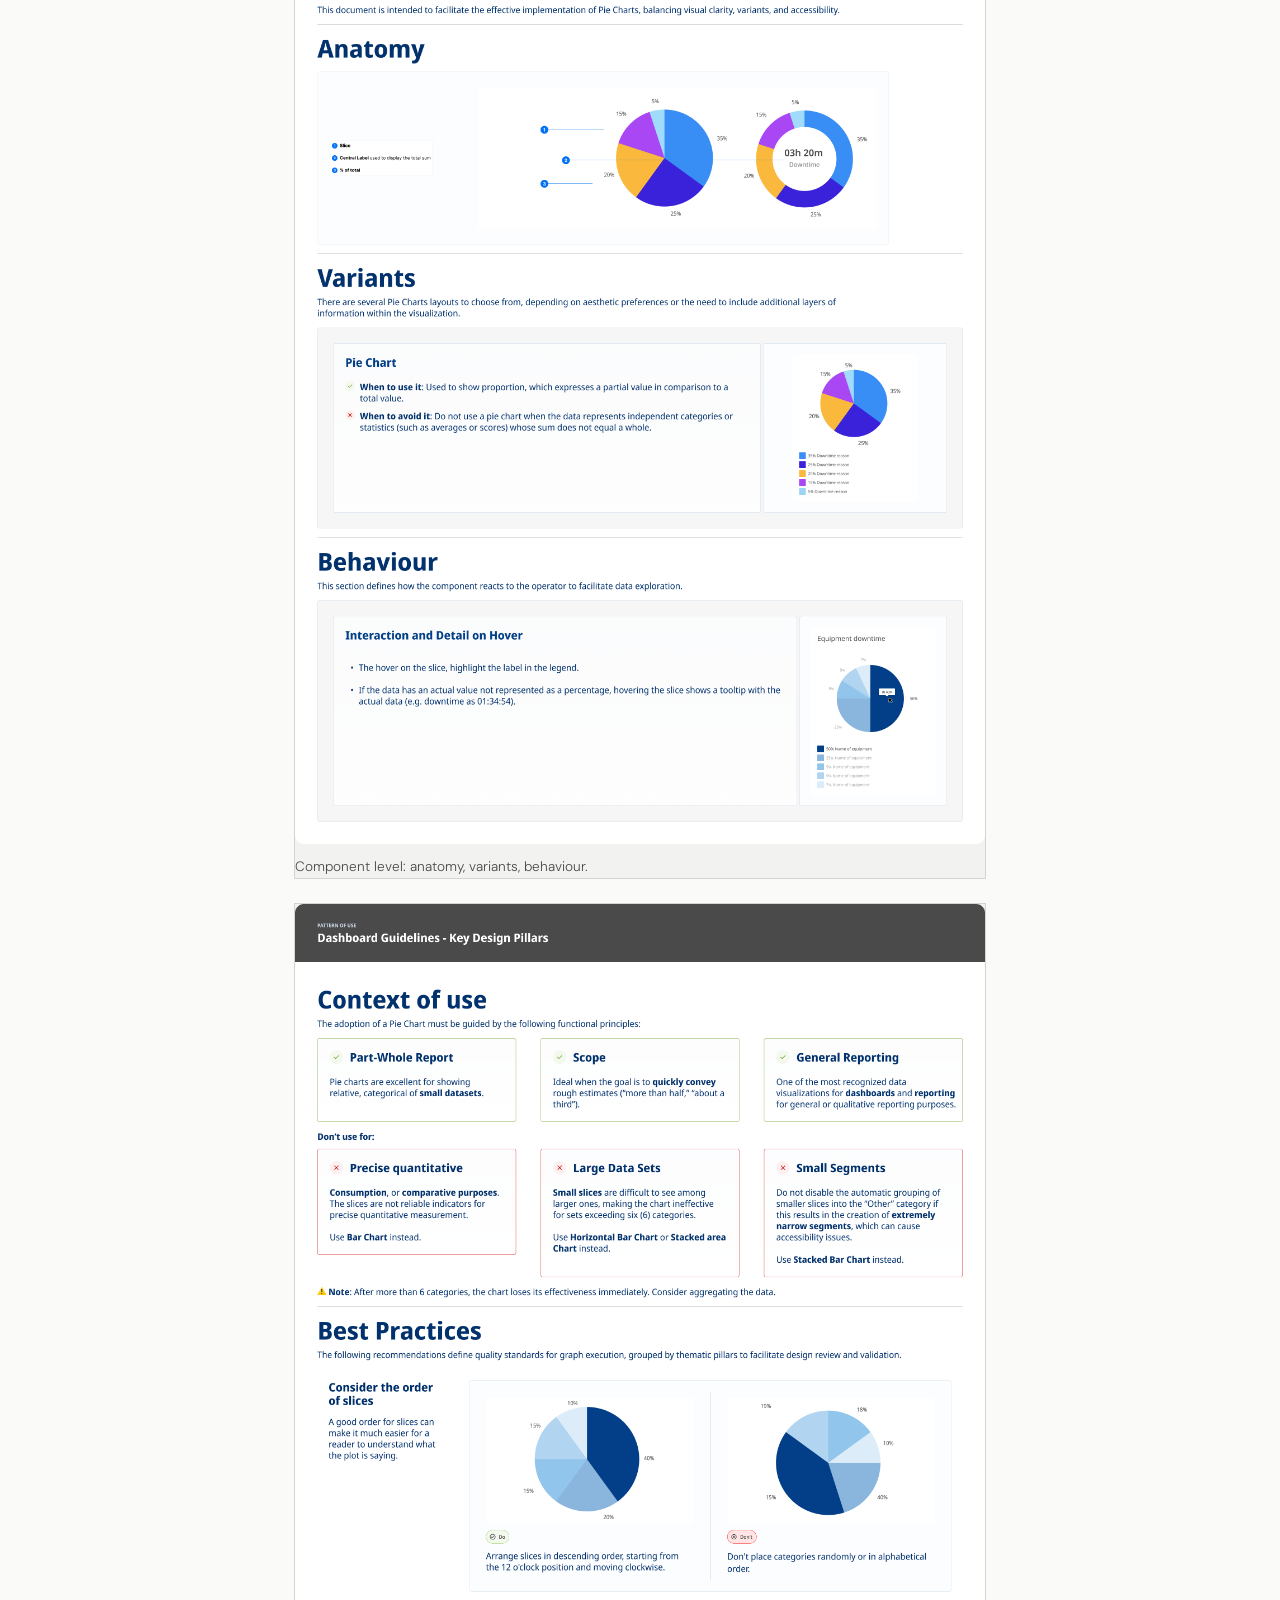
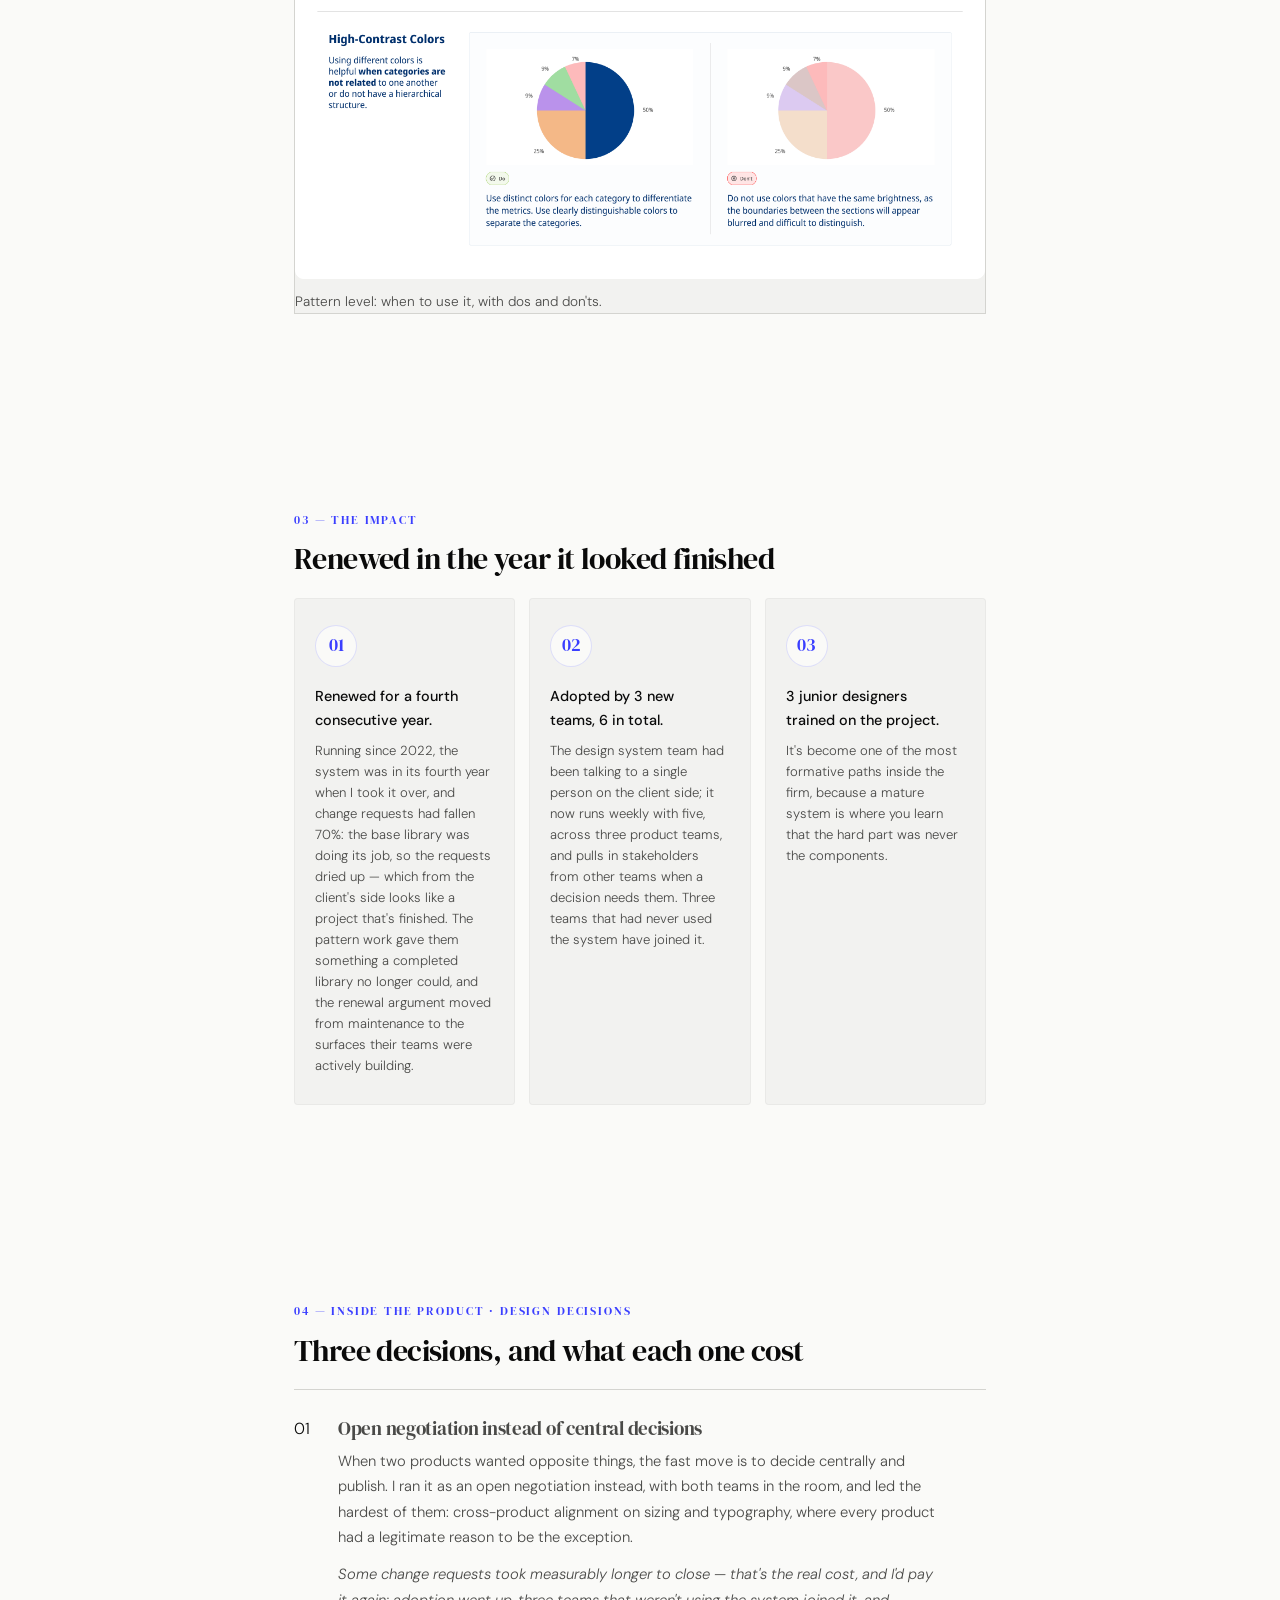
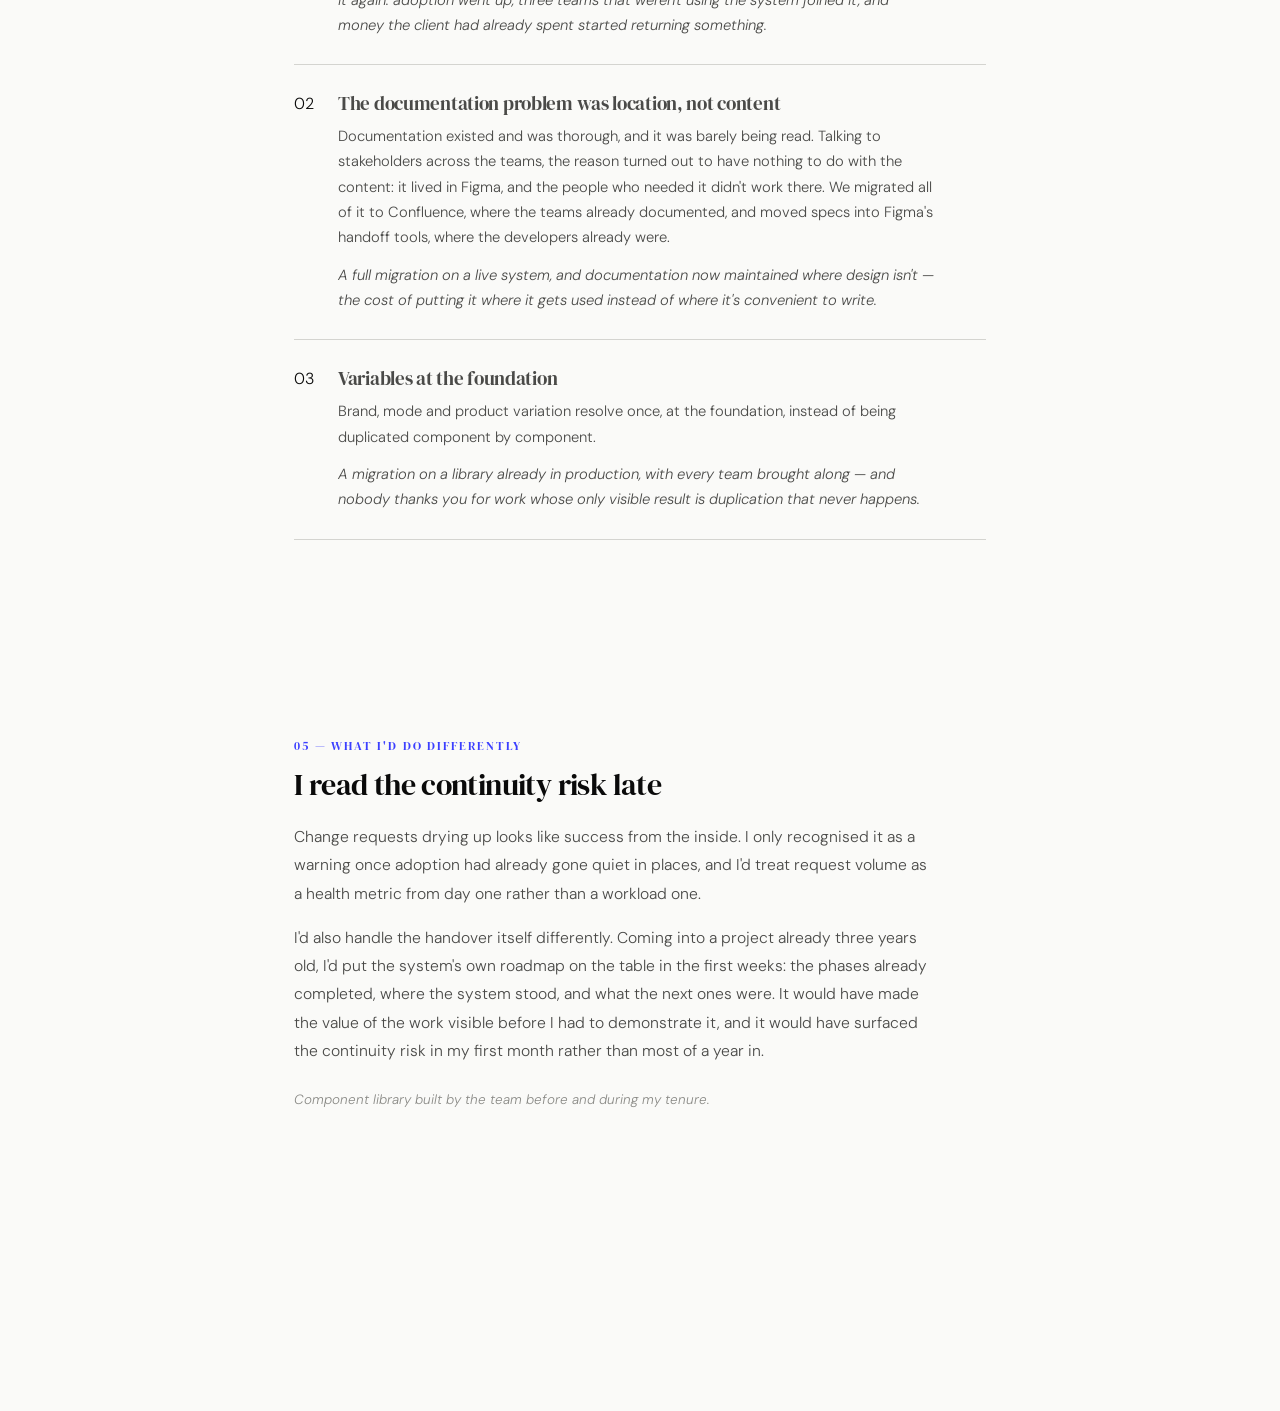
<file: case-02.html>
<!DOCTYPE html>
<html lang="en">
<head>
<meta charset="UTF-8">
<script>document.documentElement.classList.add('js');</script>
<meta name="viewport" content="width=device-width, initial-scale=1.0">
<title>Multi-product Industrial Design System — Ginevra Longo</title>
<link rel="icon" href="favicon.svg" type="image/svg+xml">
<link rel="preconnect" href="https://fonts.googleapis.com">
<link rel="preconnect" href="https://fonts.gstatic.com" crossorigin>
<link href="https://fonts.googleapis.com/css2?family=DM+Serif+Display:ital@0;1&family=DM+Sans:ital,opsz,wght@0,9..40,300;0,9..40,400;0,9..40,500;1,9..40,300;1,9..40,400&display=swap" rel="stylesheet">
<link rel="stylesheet" href="styles.css">
<link rel="stylesheet" href="case.css">
<script src="main.js" defer></script>
<style>
  /* ---- GALLERY frame sizing: base mechanics in case.css (shared with
     case-03). This page's 6 assets share identical native dimensions, so
     no frame height-jump risk between items — nothing extra needed. ---- */
  .gallery__frame {
    position: relative;
    border: 1px solid var(--gray-300);
    background: var(--gray-100);
    line-height: 0;
  }
  .gallery__item img { display: block; width: auto; height: auto; max-width: 100%; max-height: 78vh; margin: 0 auto; }

  /* ---- DOCUMENTATION PAIR (THE SOLUTION) ----
     Stacked, full column width, always — not side by side at any width.
     These are tall portrait document pages (2468x3410 / 2468x3490); at half
     column width the text inside them stops being readable. */
  .doc-pair { margin-top: 40px; }
  .doc-pair__row { display: flex; flex-direction: column; gap: 24px; }
</style>
</head>
<body>

<div class="prog"></div>
<nav class="nav" id="nav">
  <a class="name" href="index.html">Ginevra Longo<span class="name-dot" aria-hidden="true"></span></a>
  <a class="back" href="index.html#work">← All work</a>
</nav>

<!-- HEADER -->
<div class="case-top">
  <div class="container">
    <a class="backlink" href="index.html">← Back</a>

    <p class="work-kicker">Designing to last</p>
    <h1 class="case-title">Multi-product Industrial Design&nbsp;System</h1>
    <p class="case-lede">A mature design system, widely adopted and quietly stalling — inherited from someone the client had trusted for&nbsp;years.</p>

    <div class="case-body case-why">
      <p>This is the case that answers what happens <em class="key">after</em> a system ships. I didn't build this one — I took it over mature, adopted, and stalling, and spent my time on the part that keeps a product alive: <em class="key">adoption, arbitration between teams, and documentation people actually open</em>.</p>
    </div>

    <dl class="spec">
      <div class="spec-row spec-row--key">
        <dt>My role</dt>
        <dd>Design System Lead
          <small>Ran the project — the collaboration model with the product teams, the hardest cross-product change requests, variables implementation, pattern-level documentation, and training. Component library built by the team before and during my tenure.</small>
        </dd>
      </div>
      <div class="spec-row">
        <dt>Sector</dt>
        <dd>Manufacturing — global industrial group</dd>
      </div>
      <div class="spec-row">
        <dt>Timeline</dt>
        <dd>2025 – present</dd>
      </div>
      <div class="spec-row">
        <dt>Team</dt>
        <dd>3 designers · 5 client-side stakeholders across 3 teams</dd>
      </div>
      <div class="spec-row">
        <dt>Product</dt>
        <dd>Foundation Library · Core Component Library · Icon System Library · Documentation on Confluence</dd>
      </div>
    </dl>
  </div>
</div>

<!-- GALLERY -->
<section>
  <div class="text">
    <figure class="gallery reveal">
      <div class="gallery__frame">
        <div class="gallery__item on" data-item="1">
          <img src="assets/cases/02/case02-gallery-01.png" width="1920" height="1641" loading="lazy" decoding="async" alt="The design system's cover overview, showing its dashboard and execution screens adapted across desktop, laptop, and tablet.">
        </div>
        <div class="gallery__item" data-item="2">
          <img src="assets/cases/02/case02-gallery-02.png" width="1920" height="1641" loading="lazy" decoding="async" alt="The system's operating model: a new change request moves through evaluation, testing, implementation, and a documentation update.">
        </div>
        <div class="gallery__item" data-item="3">
          <img src="assets/cases/02/case02-gallery-03.png" width="1920" height="1641" loading="lazy" decoding="async" alt="The semantic colour system, mapping accent, brand, and status colours to their functional meaning rather than their appearance.">
        </div>
        <div class="gallery__item" data-item="4">
          <img src="assets/cases/02/case02-gallery-04.png" width="1920" height="1641" loading="lazy" decoding="async" alt="Product and engineering team members raising a real design-system question, with the system's own screens shown alongside the conversation.">
        </div>
        <div class="gallery__item" data-item="5">
          <img src="assets/cases/02/case02-gallery-05.png" width="1920" height="1641" loading="lazy" decoding="async" alt="The same navigation component adapted to workflow-oriented, task-oriented, and object-oriented product structures.">
        </div>
        <div class="gallery__item" data-item="6">
          <img src="assets/cases/02/case02-gallery-06.png" width="1920" height="1641" loading="lazy" decoding="async" alt="Hover, focus, and selection states kept consistent across the listbox, date-picker, input group, and other form components.">
        </div>
      </div>
      <p class="gallery__caption" id="galleryCaption" aria-live="polite">The system's cover overview, across desktop, laptop, and tablet.</p>
      <div class="gallery__controls">
        <button type="button" id="galleryBack" disabled aria-label="Previous image">← Back</button>
        <span class="gallery__count" id="galleryCount">1 / 6</span>
        <button type="button" id="galleryNext" aria-label="Next image">Next →</button>
      </div>
    </figure>
  </div>
</section>

<!-- 01 THE PROBLEM -->
<section>
  <div class="text">
    <div class="sec-heading reveal">
      <h2 class="sec-label">01 — The problem</h2>
      <h3 class="sec-pretitle">The components worked. The seams didn't.</h3>
    </div>
    <div class="case-body">
      <p>A foundation library, a core component library of around <strong>56 components</strong>, an icon system — solid, and already in use across the group's products. The library was not the problem.</p>
      <p>The friction was at the seams. Each product team applied the system its own way, so wherever two products had to feel like the same company, they didn't. Change requests pulled in incompatible directions, because every one of them was right from inside its own product, and nobody was arbitrating between them. A shared standard that stops being shared drifts into a component warehouse.</p>
      <p>There was a second problem, and it was mine. I came into a project that had been running since 2022, replacing — with no notice — the person the client had trusted throughout it. Inherited trust doesn't transfer.</p>
    </div>
  </div>
</section>

<!-- 02 THE SOLUTION -->
<section>
  <div class="text">
    <div class="sec-heading reveal">
      <h2 class="sec-label">02 — The solution</h2>
      <h3 class="sec-pretitle">I changed how we worked, not what we shipped</h3>
    </div>
    <div class="case-body">
      <p>I changed the model. The relationship had been organised around handing over components; I turned it into a standing conversation with the product teams, and <strong>moved the documentation up a level — from components to patterns</strong>, starting with dashboards. Component documentation answers <em>how does this control work</em>. Pattern documentation answers <em>how do I build the screen I've been asked for</em>, which is the question teams actually arrive with.</p>
      <p>That second move solved a problem I hadn't been briefed on. Three years in, a mature system stops generating change requests: the base components exist, they work, and the work looks finished — which reads, from the client's side, like a project that no longer needs a partner. Shifting the centre of gravity onto patterns put the system back into the teams' daily work, and put us in front of stakeholders inside the company we'd never worked with.</p>
    </div>

    <figure class="doc-pair reveal">
      <div class="doc-pair__row">
        <figure class="media-frame">
          <img class="media" src="assets/cases/02/case02-solution-component-level.png" width="2468" height="3410" loading="lazy" decoding="async" alt="A Pie Chart component's documentation page: introduction, numbered anatomy callouts, variant options, and behaviour on hover.">
          <figcaption class="small">Component level: anatomy, variants, behaviour.</figcaption>
        </figure>
        <figure class="media-frame">
          <img class="media" src="assets/cases/02/case02-solution-pattern-level.png" width="2468" height="3490" loading="lazy" decoding="async" alt="A dashboard pattern-of-use page: context of use with when-to and when-not-to guidance, and best-practice do/don't pairs.">
          <figcaption class="small">Pattern level: when to use it, with dos and don'ts.</figcaption>
        </figure>
      </div>
    </figure>
  </div>
</section>

<!-- 03 THE IMPACT -->
<section>
  <div class="text">
    <div class="sec-heading reveal">
      <h2 class="sec-label">03 — The impact</h2>
      <h3 class="sec-pretitle">Renewed in the year it looked finished</h3>
    </div>

    <ol class="phases reveal">
      <li class="phase">
        <span class="phase-number">01</span>
        <h4>Renewed for a fourth consecutive year.</h4>
        <p>Running since 2022, the system was in its fourth year when I took it over, and change requests had fallen 70%: the base library was doing its job, so the requests dried up — which from the client's side looks like a project that's finished. The pattern work gave them something a completed library no longer could, and the renewal argument moved from maintenance to the surfaces their teams were actively building.</p>
      </li>
      <li class="phase">
        <span class="phase-number">02</span>
        <h4>Adopted by 3 new teams, 6 in total.</h4>
        <p>The design system team had been talking to a single person on the client side; it now runs weekly with five, across three product teams, and pulls in stakeholders from other teams when a decision needs them. Three teams that had never used the system have joined it.</p>
      </li>
      <li class="phase">
        <span class="phase-number">03</span>
        <h4>3 junior designers trained on the project.</h4>
        <p>It's become one of the most formative paths inside the firm, because a mature system is where you learn that the hard part was never the components.</p>
      </li>
    </ol>
  </div>
</section>

<!-- 04 INSIDE THE PRODUCT — DESIGN DECISIONS -->
<section>
  <div class="text">
    <div class="sec-heading reveal">
      <h2 class="sec-label">04 — Inside the product · design decisions</h2>
      <h3 class="sec-pretitle">Three decisions, and what each one cost</h3>
    </div>

    <ol class="decisions">
      <li class="decision reveal">
        <span class="decision-num">01</span>
        <div class="case-body">
          <h3>Open negotiation instead of central decisions</h3>
          <p>When two products wanted opposite things, the fast move is to decide centrally and publish. I ran it as an open negotiation instead, with both teams in the room, and led the hardest of them: cross-product alignment on sizing and typography, where every product had a legitimate reason to be the exception.</p>
          <p><em>Some change requests took measurably longer to close — that's the real cost, and I'd pay it again: adoption went up, three teams that weren't using the system joined it, and money the client had already spent started returning something.</em></p>
        </div>
      </li>

      <li class="decision reveal">
        <span class="decision-num">02</span>
        <div class="case-body">
          <h3>The documentation problem was location, not content</h3>
          <p>Documentation existed and was thorough, and it was barely being read. Talking to stakeholders across the teams, the reason turned out to have nothing to do with the content: it lived in Figma, and the people who needed it didn't work there. We migrated all of it to Confluence, where the teams already documented, and moved specs into Figma's handoff tools, where the developers already were.</p>
          <p><em>A full migration on a live system, and documentation now maintained where design isn't — the cost of putting it where it gets used instead of where it's convenient to write.</em></p>
        </div>
      </li>

      <li class="decision reveal">
        <span class="decision-num">03</span>
        <div class="case-body">
          <h3>Variables at the foundation</h3>
          <p>Brand, mode and product variation resolve once, at the foundation, instead of being duplicated component by component.</p>
          <p><em>A migration on a library already in production, with every team brought along — and nobody thanks you for work whose only visible result is duplication that never happens.</em></p>
        </div>
      </li>
    </ol>
  </div>
</section>

<!-- 05 WHAT I'D DO DIFFERENTLY -->
<section>
  <div class="text">
    <div class="sec-heading reveal">
      <h2 class="sec-label">05 — What I'd do differently</h2>
      <h3 class="sec-pretitle">I read the continuity risk late</h3>
    </div>
    <div class="case-body">
      <p>Change requests drying up looks like success from the inside. I only recognised it as a warning once adoption had already gone quiet in places, and I'd treat request volume as a health metric from day one rather than a workload one.</p>
      <p>I'd also handle the handover itself differently. Coming into a project already three years old, I'd put the system's own roadmap on the table in the first weeks: the phases already completed, where the system stood, and what the next ones were. It would have made the value of the work visible before I had to demonstrate it, and it would have surfaced the continuity risk in my first month rather than most of a year in.</p>
    </div>
    <p class="closing-note">Component library built by the team before and during my tenure.</p>
  </div>
</section>

<!-- PAGER -->
<section>
  <div class="text">
    <nav class="pager">
      <a href="case-01.html">
        <span>Previous</span>
        <em>HMI Redesign for an Industrial&nbsp;Group</em>
      </a>
      <a class="right" href="case-03.html">
        <span>Next</span>
        <em>Sales Tool for a Connected Product&nbsp;Ecosystem</em>
      </a>
    </nav>
  </div>
</section>

<script src="case.js"></script>
<script>
  Case.init();

  (function () {
    var items = Array.prototype.slice.call(document.querySelectorAll('.gallery__item'));
    var backBtn = document.getElementById('galleryBack');
    var nextBtn = document.getElementById('galleryNext');
    var countEl = document.getElementById('galleryCount');
    var captionEl = document.getElementById('galleryCaption');
    var captions = {
      1: 'The system’s cover overview, across desktop, laptop, and tablet.',
      2: 'The operating model — how a change request becomes a shipped update.',
      3: 'The semantic colour system, mapped to function, not just look.',
      4: 'Product and engineering raising a real question against the system.',
      5: 'One navigation component, three product structures.',
      6: 'Interaction states kept consistent across every form component.'
    };
    var index = 1;
    var total = items.length;

    function render() {
      items.forEach(function (el) {
        el.classList.toggle('on', Number(el.dataset.item) === index);
      });
      countEl.textContent = index + ' / ' + total;
      captionEl.textContent = captions[index];
      backBtn.disabled = index === 1;
      nextBtn.disabled = index === total;
    }

    nextBtn.addEventListener('click', function () { if (index < total) { index += 1; render(); } });
    backBtn.addEventListener('click', function () { if (index > 1) { index -= 1; render(); } });

    [nextBtn, backBtn].forEach(function (btn) {
      btn.addEventListener('keydown', function (e) {
        if (e.key === 'ArrowRight' && index < total) { index += 1; render(); e.preventDefault(); }
        if (e.key === 'ArrowLeft' && index > 1) { index -= 1; render(); e.preventDefault(); }
      });
    });
  })();
</script>
</body>
</html>
</file>
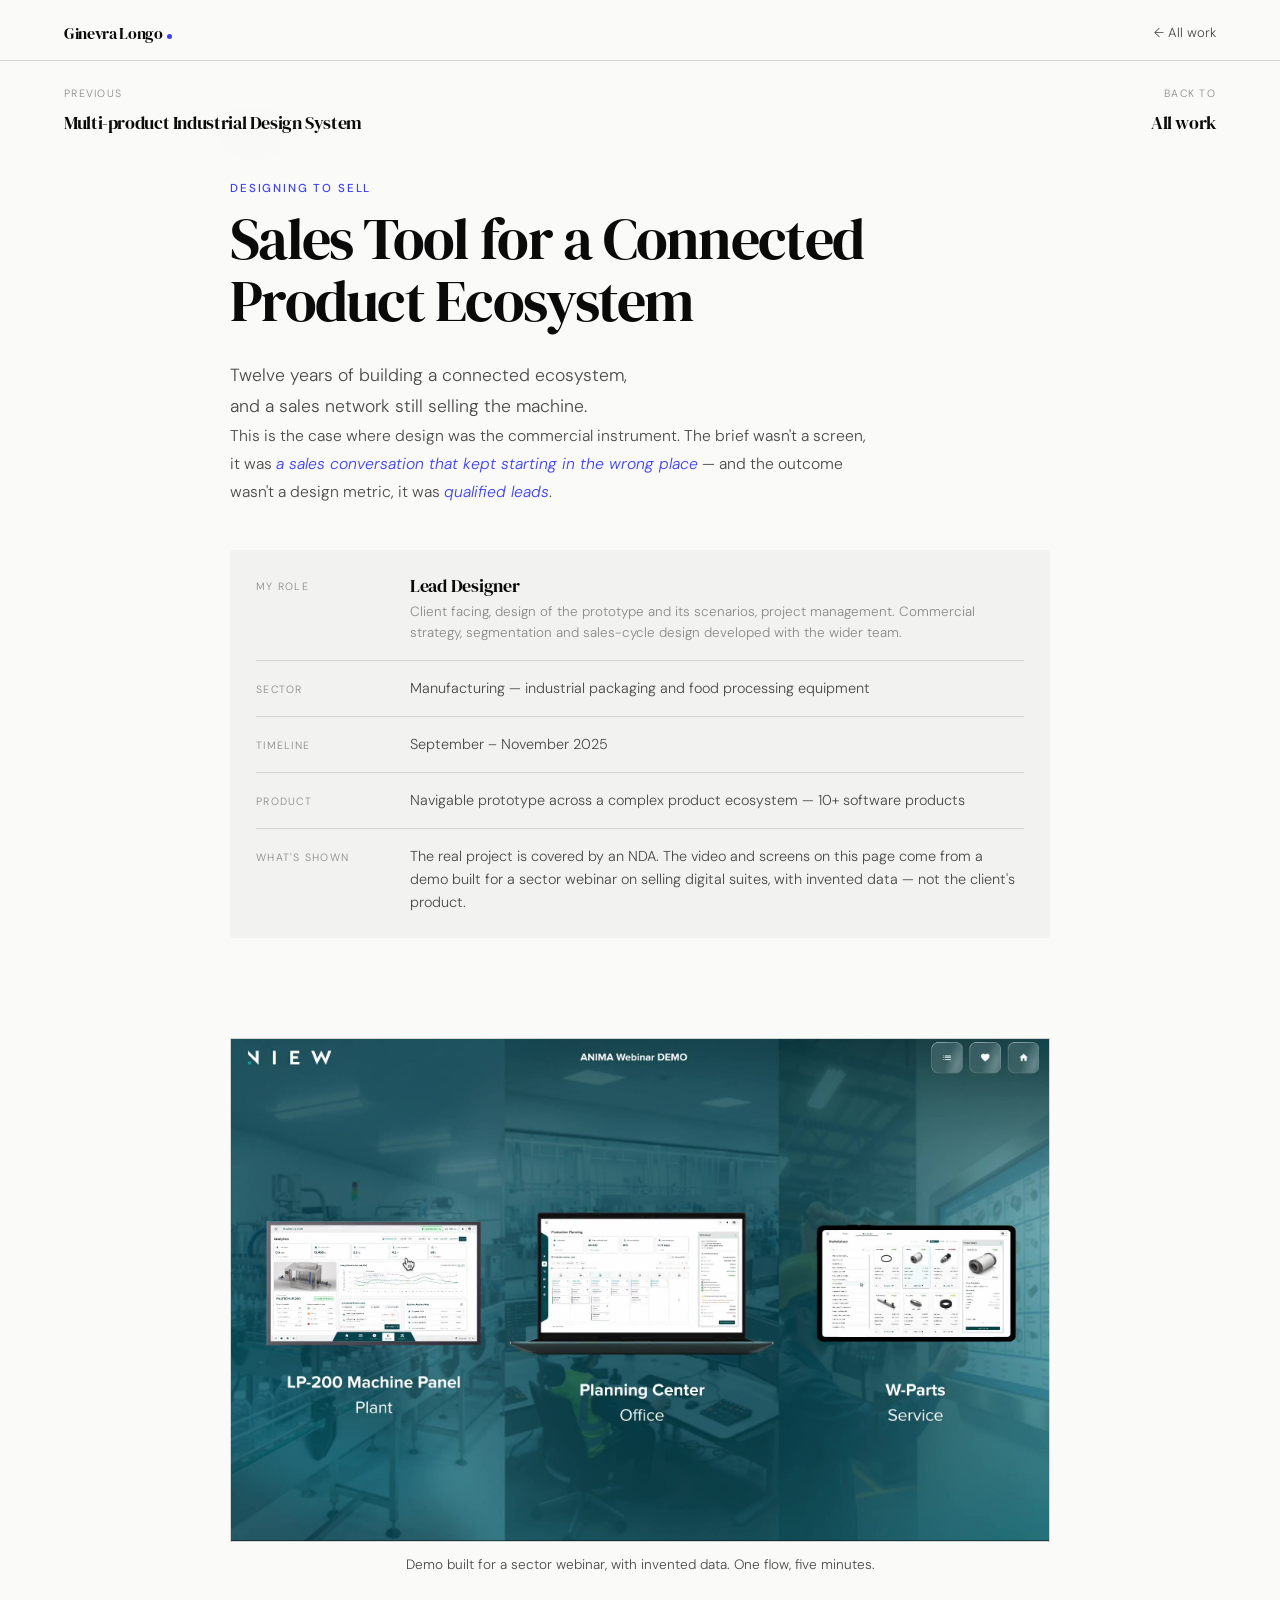
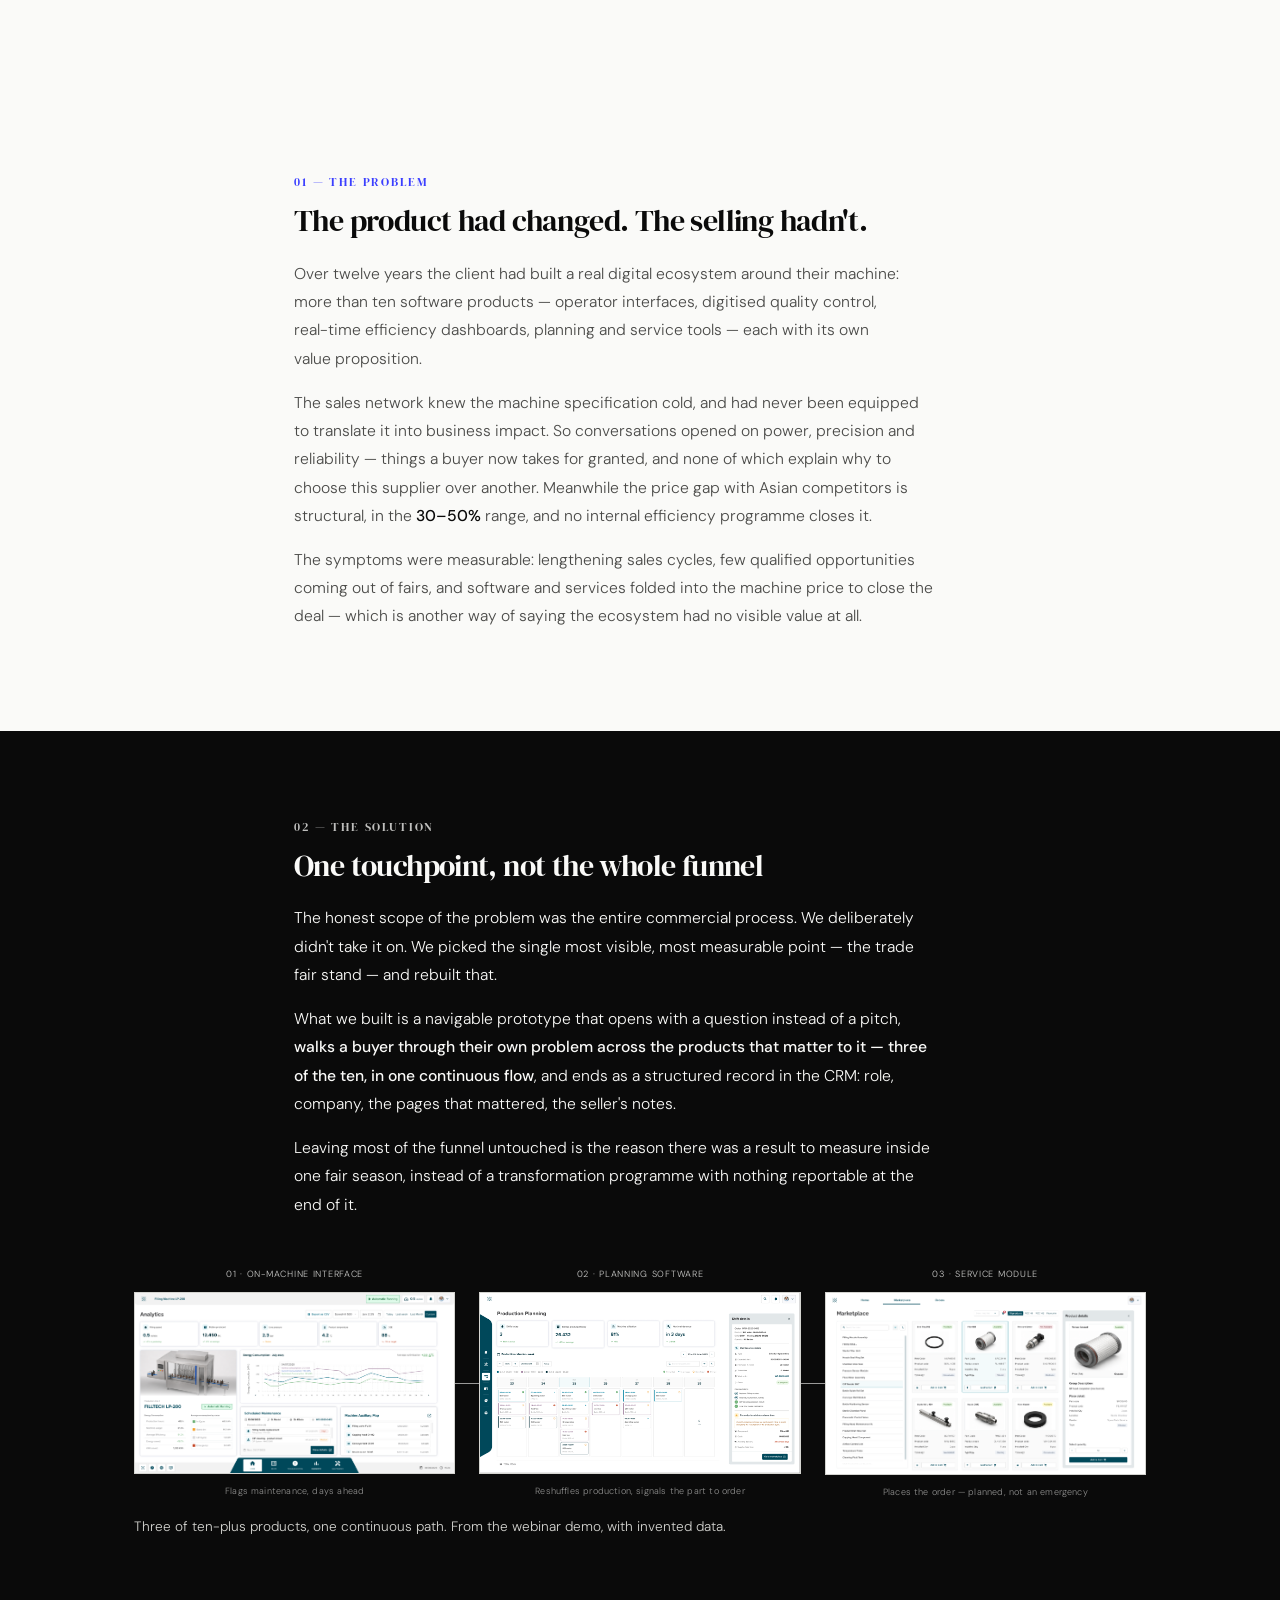
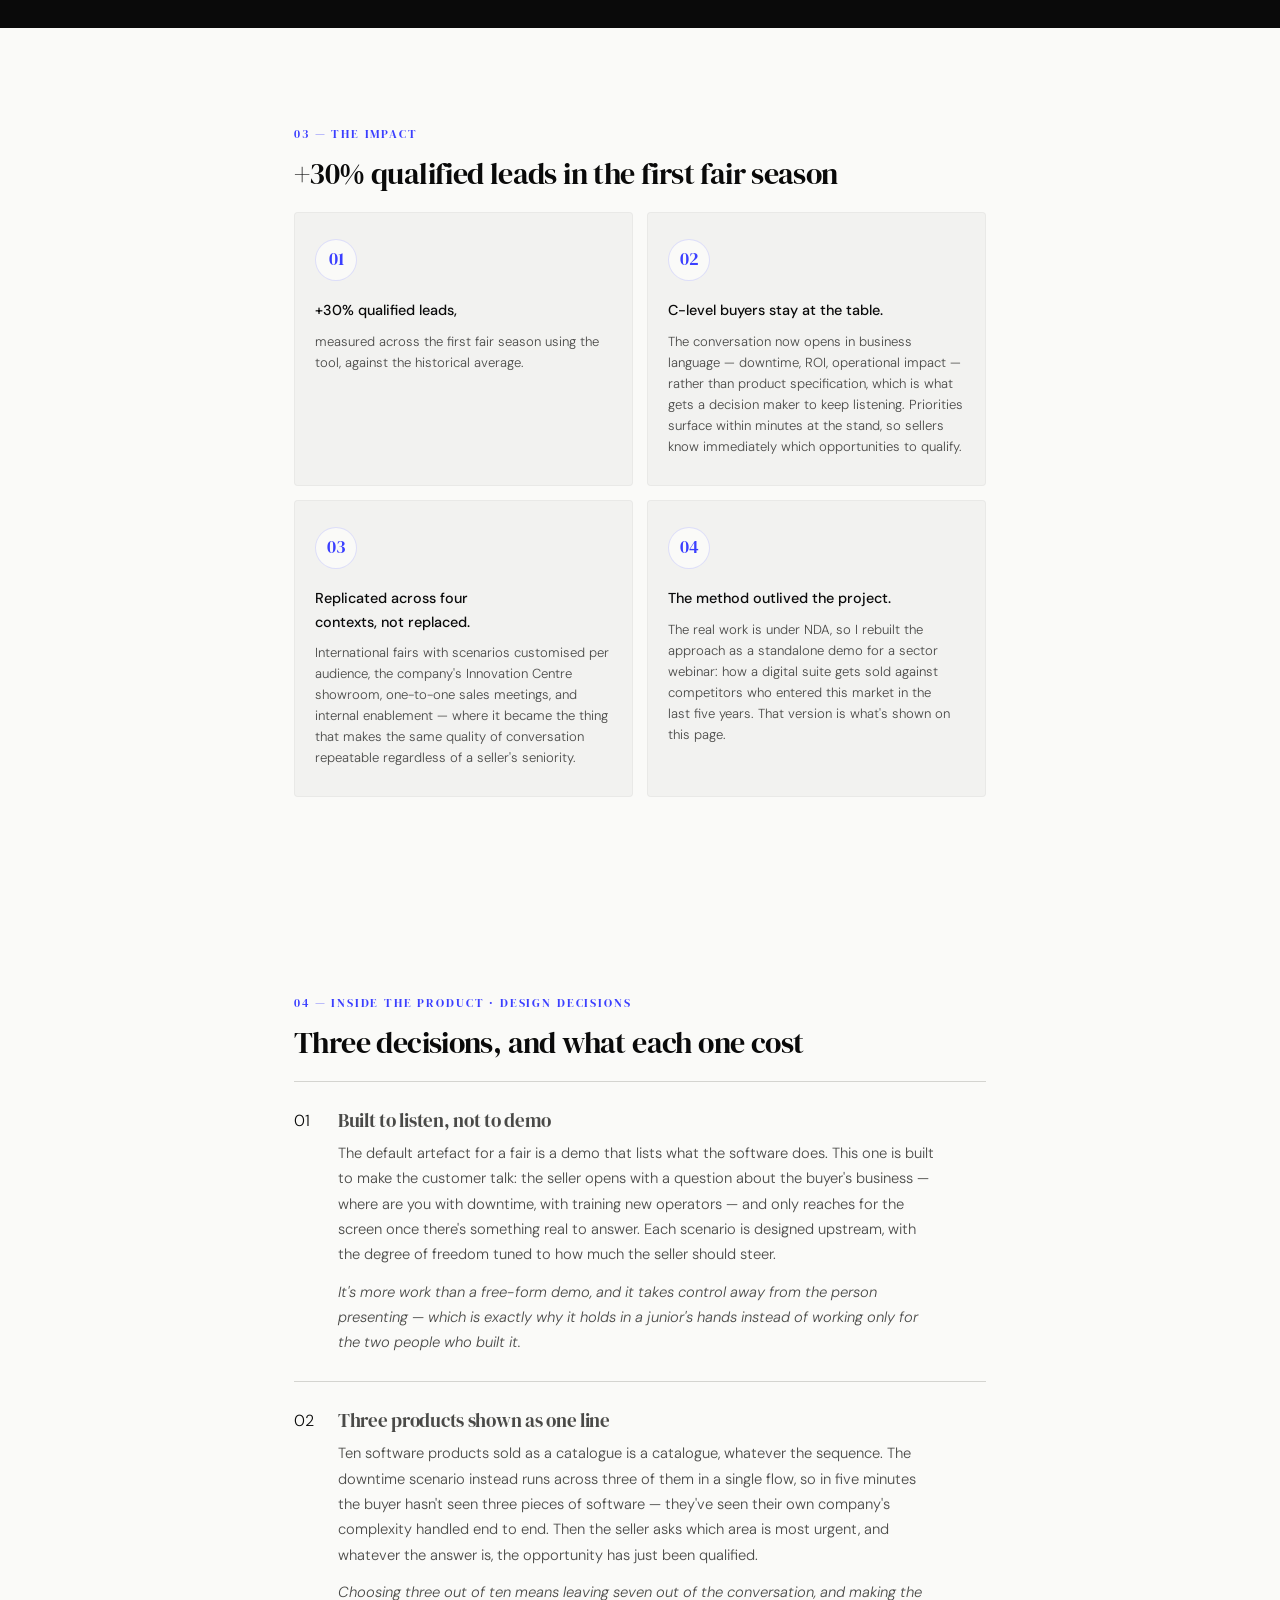
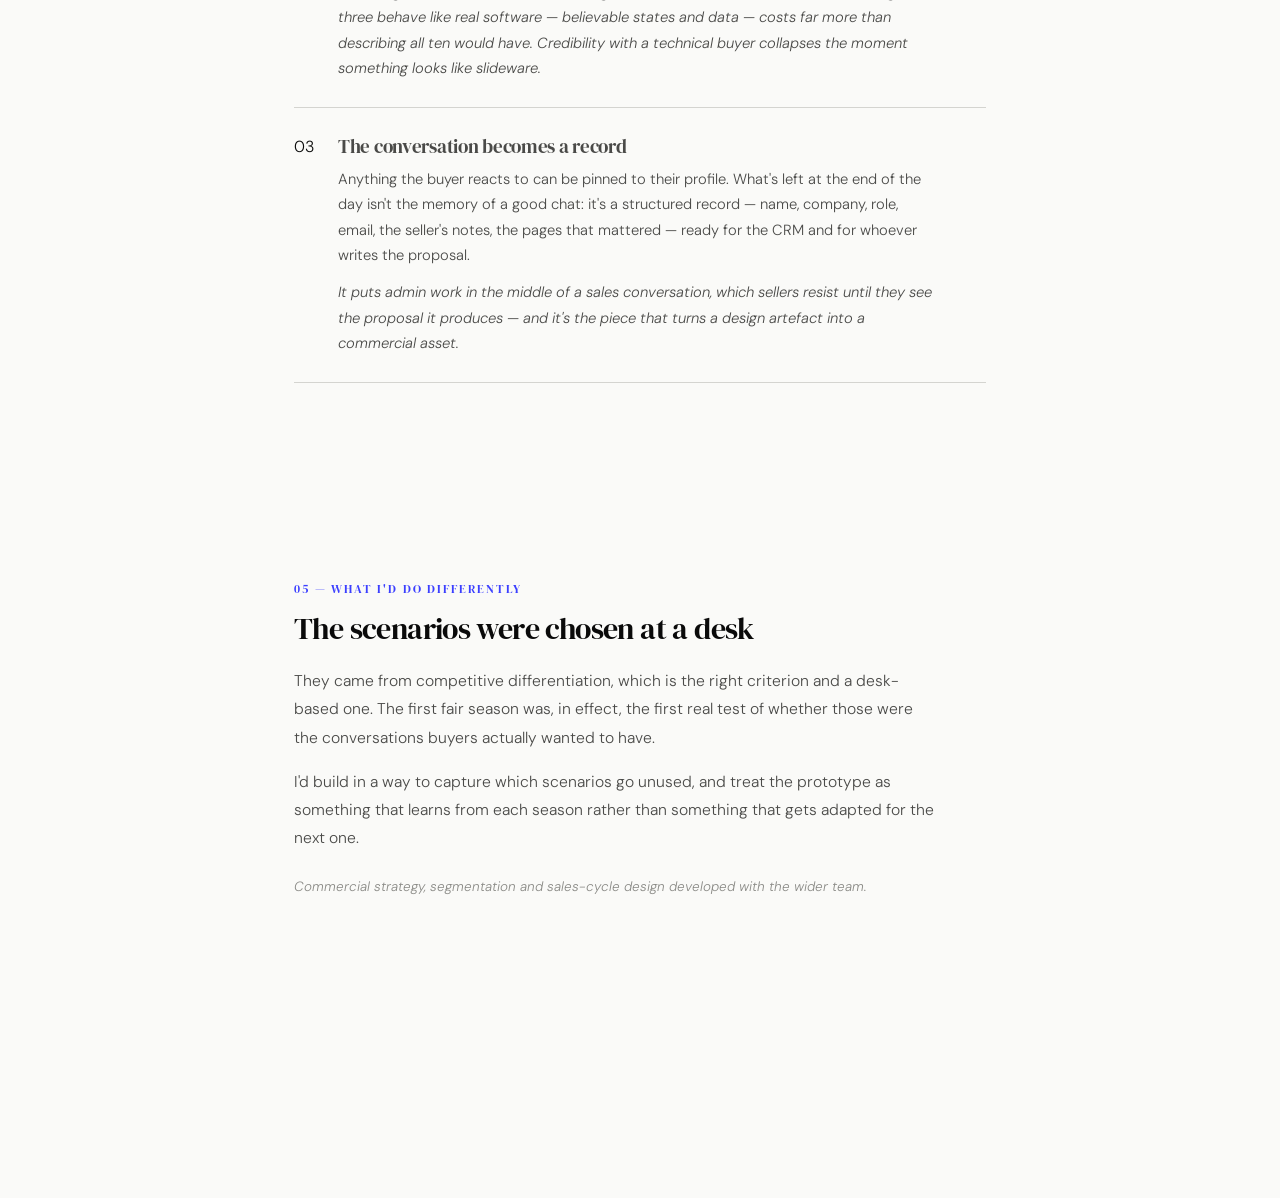
<file: case-03.html>
<!DOCTYPE html>
<html lang="en">
<head>
<meta charset="UTF-8">
<script>document.documentElement.classList.add('js');</script>
<meta name="viewport" content="width=device-width, initial-scale=1.0">
<title>Sales Tool for a Connected Product Ecosystem — Ginevra Longo</title>
<link rel="icon" href="favicon.svg" type="image/svg+xml">
<link rel="preconnect" href="https://fonts.googleapis.com">
<link rel="preconnect" href="https://fonts.gstatic.com" crossorigin>
<link href="https://fonts.googleapis.com/css2?family=DM+Serif+Display:ital@0;1&family=DM+Sans:ital,opsz,wght@0,9..40,300;0,9..40,400;0,9..40,500;1,9..40,300;1,9..40,400&display=swap" rel="stylesheet">
<link rel="stylesheet" href="styles.css">
<link rel="stylesheet" href="case.css">
<script src="main.js" defer></script>
<style>
  /* ---- VIDEO (after header) ---- */
  .case-video { margin: 0 auto; width: fit-content; max-width: 820px; position: relative; }
  .case-video video { display: block; width: 100%; height: auto; max-height: 62vh; border: 1px solid var(--gray-300); background: var(--gray-100); }
  .case-video__toggle {
    position: absolute; bottom: 12px; right: 12px;
    appearance: none; border: 1px solid rgba(250, 250, 248, 0.4);
    background: rgba(14, 14, 16, 0.55); backdrop-filter: blur(8px);
    color: #fff; border-radius: 100px; padding: 6px 14px; cursor: pointer;
    font-size: 0.72rem; letter-spacing: 0.06em; text-transform: uppercase;
    opacity: 0; transition: opacity 0.25s;
  }
  .case-video:hover .case-video__toggle,
  .case-video__toggle:focus-visible { opacity: 1; }
  .case-video__toggle:focus-visible { outline: 2px solid var(--accent); outline-offset: 2px; }
  .case-video figcaption { margin-top: 12px; font-size: 0.85rem; color: var(--gray-700); line-height: 1.6; text-align: center; }

  /* ---- FLOW DIAGRAM (THE SOLUTION, inverted) — one line, three real
     screens. Frame sized from the narrowest of the three native ratios
     (scenario 03, 1410:801) with object-fit:contain, same sanctioned
     multi-asset-frame technique this page's retired walker used for the
     same three assets. The connecting line is one continuous absolutely-
     positioned element behind the frames, not three separate segments —
     it's occluded where a frame's own background covers it, which is what
     makes it read as "entering" and "exiting" each screen rather than
     stopping at every gap. Frame background matches the section's own
     black so any letterboxed edge is invisible rather than a visible box. ---- */
  .flow-diagram { margin-top: 48px; }
  .flow-diagram__row { display: flex; gap: 24px; position: relative; }
  .flow-diagram__line {
    position: absolute; z-index: 0;
    left: 0; right: 0; top: 50%;
    height: 1px; background: currentColor; opacity: 0.6;
  }
  .flow-diagram__step {
    position: relative; z-index: 1;
    flex: 1; min-width: 0;
    display: flex; flex-direction: column; align-items: center; text-align: center; gap: 10px;
  }
  .flow-diagram__frame {
    position: relative; width: 100%;
    border: 1px solid var(--gray-300);
    background: var(--black);
    aspect-ratio: 1410 / 801;
    display: flex; align-items: center; justify-content: center;
  }
  .flow-diagram__frame img { display: block; max-width: 100%; max-height: 100%; width: auto; height: auto; object-fit: contain; }
  .flow-diagram figcaption { margin-top: 16px; font-size: 0.85rem; color: var(--gray-300); }

  @media (max-width: 768px) {
    .flow-diagram__row { flex-direction: column; gap: 32px; }
    .flow-diagram__line { left: 50%; right: auto; top: 0; bottom: 0; height: auto; width: 1px; }
  }

  /* THE IMPACT has 4 cards on this page, not 3 — the shared .phases grid
     (case.css) defaults to 3 columns, which would wrap a 4th card alone
     onto its own row. 2 columns here instead; the existing shared
     breakpoints (768px: 1fr 1fr, 480px: 1fr) already happen to match, so
     nothing else needs overriding. */
  .phases { grid-template-columns: repeat(2, 1fr); }
</style>
</head>
<body>

<div class="prog"></div>
<nav class="nav" id="nav">
  <a class="name" href="index.html">Ginevra Longo<span class="name-dot" aria-hidden="true"></span></a>
  <a class="back" href="index.html#work">← All work</a>
</nav>

<!-- HEADER -->
<div class="case-top">
  <div class="container">
    <a class="backlink" href="index.html">← Back</a>

    <p class="work-kicker">Designing to sell</p>
    <h1 class="case-title">Sales Tool for a Connected Product&nbsp;Ecosystem</h1>
    <p class="case-lede">Twelve years of building a connected ecosystem, and a sales network still selling the&nbsp;machine.</p>

    <div class="case-body case-why">
      <p>This is the case where design was the commercial instrument. The brief wasn't a screen, it was <em class="key">a sales conversation that kept starting in the wrong place</em> — and the outcome wasn't a design metric, it was <em class="key">qualified leads</em>.</p>
    </div>

    <dl class="spec">
      <div class="spec-row spec-row--key">
        <dt>My role</dt>
        <dd>Lead Designer
          <small>Client facing, design of the prototype and its scenarios, project management. Commercial strategy, segmentation and sales-cycle design developed with the wider team.</small>
        </dd>
      </div>
      <div class="spec-row">
        <dt>Sector</dt>
        <dd>Manufacturing — industrial packaging and food processing equipment</dd>
      </div>
      <div class="spec-row">
        <dt>Timeline</dt>
        <dd>September – November 2025</dd>
      </div>
      <div class="spec-row">
        <dt>Product</dt>
        <dd>Navigable prototype across a complex product ecosystem — 10+ software products</dd>
      </div>
      <div class="spec-row">
        <dt>What's shown</dt>
        <dd>The real project is covered by an NDA. The video and screens on this page come from a demo built for a sector webinar on selling digital suites, with invented data — not the client's product.</dd>
      </div>
    </dl>
  </div>
</div>

<!-- VIDEO -->
<section>
  <div class="wide">
    <figure class="case-video reveal">
      <video
        id="caseVideo"
        width="2140" height="1314"
        muted loop playsinline preload="metadata"
        poster="assets/cases/03/case03-hero-poster.jpg"
        aria-label="The prototype being navigated during a sales conversation">
        <source src="assets/cases/03/case03-hero.mp4" type="video/mp4">
      </video>
      <button type="button" class="case-video__toggle" id="caseVideoToggle" aria-label="Pause video">Pause</button>
      <figcaption>Demo built for a sector webinar, with invented data. One flow, five minutes.</figcaption>
    </figure>
  </div>
</section>

<!-- 01 THE PROBLEM -->
<section>
  <div class="text">
    <div class="sec-heading reveal">
      <h2 class="sec-label">01 — The problem</h2>
      <h3 class="sec-pretitle">The product had changed. The selling hadn't.</h3>
    </div>
    <div class="case-body">
      <p>Over twelve years the client had built a real digital ecosystem around their machine: more than ten software products — operator interfaces, digitised quality control, real-time efficiency dashboards, planning and service tools — each with its own value proposition.</p>
      <p>The sales network knew the machine specification cold, and had never been equipped to translate it into business impact. So conversations opened on power, precision and reliability — things a buyer now takes for granted, and none of which explain why to choose this supplier over another. Meanwhile the price gap with Asian competitors is structural, in the <strong>30–50%</strong> range, and no internal efficiency programme closes it.</p>
      <p>The symptoms were measurable: lengthening sales cycles, few qualified opportunities coming out of fairs, and software and services folded into the machine price to close the deal — which is another way of saying the ecosystem had no visible value at all.</p>
    </div>
  </div>
</section>

<!-- 02 THE SOLUTION (inverted; the page's only diagram) -->
<section class="inverted">
  <div class="text">
    <div class="sec-heading reveal">
      <h2 class="sec-label">02 — The solution</h2>
      <h3 class="sec-pretitle">One touchpoint, not the whole funnel</h3>
    </div>
    <div class="case-body">
      <p>The honest scope of the problem was the entire commercial process. We deliberately didn't take it on. We picked the single most visible, most measurable point — the trade fair stand — and rebuilt that.</p>
      <p>What we built is a navigable prototype that opens with a question instead of a pitch, <strong>walks a buyer through their own problem across the products that matter to it — three of the ten, in one continuous flow</strong>, and ends as a structured record in the CRM: role, company, the pages that mattered, the seller's notes.</p>
      <p>Leaving most of the funnel untouched is the reason there was a result to measure inside one fair season, instead of a transformation programme with nothing reportable at the end of it.</p>
    </div>
  </div>

  <div class="wide">
    <figure class="flow-diagram reveal">
      <div class="flow-diagram__row">
        <span class="flow-diagram__line" aria-hidden="true"></span>
        <div class="flow-diagram__step">
          <span class="dgm-label">01 · On-machine interface</span>
          <div class="flow-diagram__frame">
            <img src="assets/cases/03/case03-scenario01.png" width="1477" height="831" loading="lazy" decoding="async" alt="Machine analytics dashboard showing production KPIs, an energy consumption chart, and a scheduled maintenance panel listing planned activities.">
          </div>
          <p class="dgm-sub">Flags maintenance, days ahead</p>
        </div>
        <div class="flow-diagram__step">
          <span class="dgm-label">02 · Planning software</span>
          <div class="flow-diagram__frame">
            <img src="assets/cases/03/case03-scenario02.png" width="1238" height="699" loading="lazy" decoding="async" alt="Production planning calendar with a shift detail panel open, showing a part that must be pre-ordered to avoid disrupting the production cycle.">
          </div>
          <p class="dgm-sub">Reshuffles production, signals the part to order</p>
        </div>
        <div class="flow-diagram__step">
          <span class="dgm-label">03 · Service module</span>
          <div class="flow-diagram__frame">
            <img src="assets/cases/03/case03-scenario03.png" width="1410" height="801" loading="lazy" decoding="async" alt="Spare parts marketplace with a filter component selected and its product detail panel open, ready to add to cart.">
          </div>
          <p class="dgm-sub">Places the order — planned, not an emergency</p>
        </div>
      </div>
      <figcaption>Three of ten-plus products, one continuous path. From the webinar demo, with invented data.</figcaption>
    </figure>
  </div>
</section>

<!-- 03 THE IMPACT -->
<section>
  <div class="text">
    <div class="sec-heading reveal">
      <h2 class="sec-label">03 — The impact</h2>
      <h3 class="sec-pretitle">+30% qualified leads in the first fair season</h3>
    </div>

    <ol class="phases reveal">
      <li class="phase">
        <span class="phase-number">01</span>
        <h4>+30% qualified leads,</h4>
        <p>measured across the first fair season using the tool, against the historical average.</p>
      </li>
      <li class="phase">
        <span class="phase-number">02</span>
        <h4>C-level buyers stay at the table.</h4>
        <p>The conversation now opens in business language — downtime, ROI, operational impact — rather than product specification, which is what gets a decision maker to keep listening. Priorities surface within minutes at the stand, so sellers know immediately which opportunities to qualify.</p>
      </li>
      <li class="phase">
        <span class="phase-number">03</span>
        <h4>Replicated across four contexts, not replaced.</h4>
        <p>International fairs with scenarios customised per audience, the company's Innovation Centre showroom, one-to-one sales meetings, and internal enablement — where it became the thing that makes the same quality of conversation repeatable regardless of a seller's seniority.</p>
      </li>
      <li class="phase">
        <span class="phase-number">04</span>
        <h4>The method outlived the project.</h4>
        <p>The real work is under NDA, so I rebuilt the approach as a standalone demo for a sector webinar: how a digital suite gets sold against competitors who entered this market in the last five years. That version is what's shown on this page.</p>
      </li>
    </ol>
  </div>
</section>

<!-- 04 INSIDE THE PRODUCT — DESIGN DECISIONS -->
<section>
  <div class="text">
    <div class="sec-heading reveal">
      <h2 class="sec-label">04 — Inside the product · design decisions</h2>
      <h3 class="sec-pretitle">Three decisions, and what each one cost</h3>
    </div>

    <ol class="decisions">
      <li class="decision reveal">
        <span class="decision-num">01</span>
        <div class="case-body">
          <h3>Built to listen, not to demo</h3>
          <p>The default artefact for a fair is a demo that lists what the software does. This one is built to make the customer talk: the seller opens with a question about the buyer's business — where are you with downtime, with training new operators — and only reaches for the screen once there's something real to answer. Each scenario is designed upstream, with the degree of freedom tuned to how much the seller should steer.</p>
          <p><em>It's more work than a free-form demo, and it takes control away from the person presenting — which is exactly why it holds in a junior's hands instead of working only for the two people who built it.</em></p>
        </div>
      </li>

      <li class="decision reveal">
        <span class="decision-num">02</span>
        <div class="case-body">
          <h3>Three products shown as one line</h3>
          <p>Ten software products sold as a catalogue is a catalogue, whatever the sequence. The downtime scenario instead runs across three of them in a single flow, so in five minutes the buyer hasn't seen three pieces of software — they've seen their own company's complexity handled end to end. Then the seller asks which area is most urgent, and whatever the answer is, the opportunity has just been qualified.</p>
          <p><em>Choosing three out of ten means leaving seven out of the conversation, and making the three behave like real software — believable states and data — costs far more than describing all ten would have. Credibility with a technical buyer collapses the moment something looks like slideware.</em></p>
        </div>
      </li>

      <li class="decision reveal">
        <span class="decision-num">03</span>
        <div class="case-body">
          <h3>The conversation becomes a record</h3>
          <p>Anything the buyer reacts to can be pinned to their profile. What's left at the end of the day isn't the memory of a good chat: it's a structured record — name, company, role, email, the seller's notes, the pages that mattered — ready for the CRM and for whoever writes the proposal.</p>
          <p><em>It puts admin work in the middle of a sales conversation, which sellers resist until they see the proposal it produces — and it's the piece that turns a design artefact into a commercial asset.</em></p>
        </div>
      </li>
    </ol>
  </div>
</section>

<!-- 05 WHAT I'D DO DIFFERENTLY -->
<section>
  <div class="text">
    <div class="sec-heading reveal">
      <h2 class="sec-label">05 — What I'd do differently</h2>
      <h3 class="sec-pretitle">The scenarios were chosen at a desk</h3>
    </div>
    <div class="case-body">
      <p>They came from competitive differentiation, which is the right criterion and a desk-based one. The first fair season was, in effect, the first real test of whether those were the conversations buyers actually wanted to have.</p>
      <p>I'd build in a way to capture which scenarios go unused, and treat the prototype as something that learns from each season rather than something that gets adapted for the next one.</p>
    </div>
    <p class="closing-note">Commercial strategy, segmentation and sales-cycle design developed with the wider team.</p>
  </div>
</section>

<!-- PAGER -->
<section>
  <div class="text">
    <nav class="pager">
      <a href="case-02.html">
        <span>Previous</span>
        <em>Multi-product Industrial Design&nbsp;System</em>
      </a>
      <a class="right" href="index.html#work">
        <span>Back to</span>
        <em>All&nbsp;work</em>
      </a>
    </nav>
  </div>
</section>

<script src="case.js"></script>
<script>
  Case.init();

  (function () {
    var video = document.getElementById('caseVideo');
    var toggle = document.getElementById('caseVideoToggle');
    var reduceMotion = window.matchMedia('(prefers-reduced-motion: reduce)').matches;

    if (!reduceMotion) {
      video.play();
    }
    toggle.textContent = reduceMotion ? 'Play' : 'Pause';
    toggle.setAttribute('aria-label', reduceMotion ? 'Play video' : 'Pause video');

    toggle.addEventListener('click', function () {
      if (video.paused) {
        video.play();
        toggle.textContent = 'Pause';
        toggle.setAttribute('aria-label', 'Pause video');
      } else {
        video.pause();
        toggle.textContent = 'Play';
        toggle.setAttribute('aria-label', 'Play video');
      }
    });
  })();
</script>
</body>
</html>
</file>
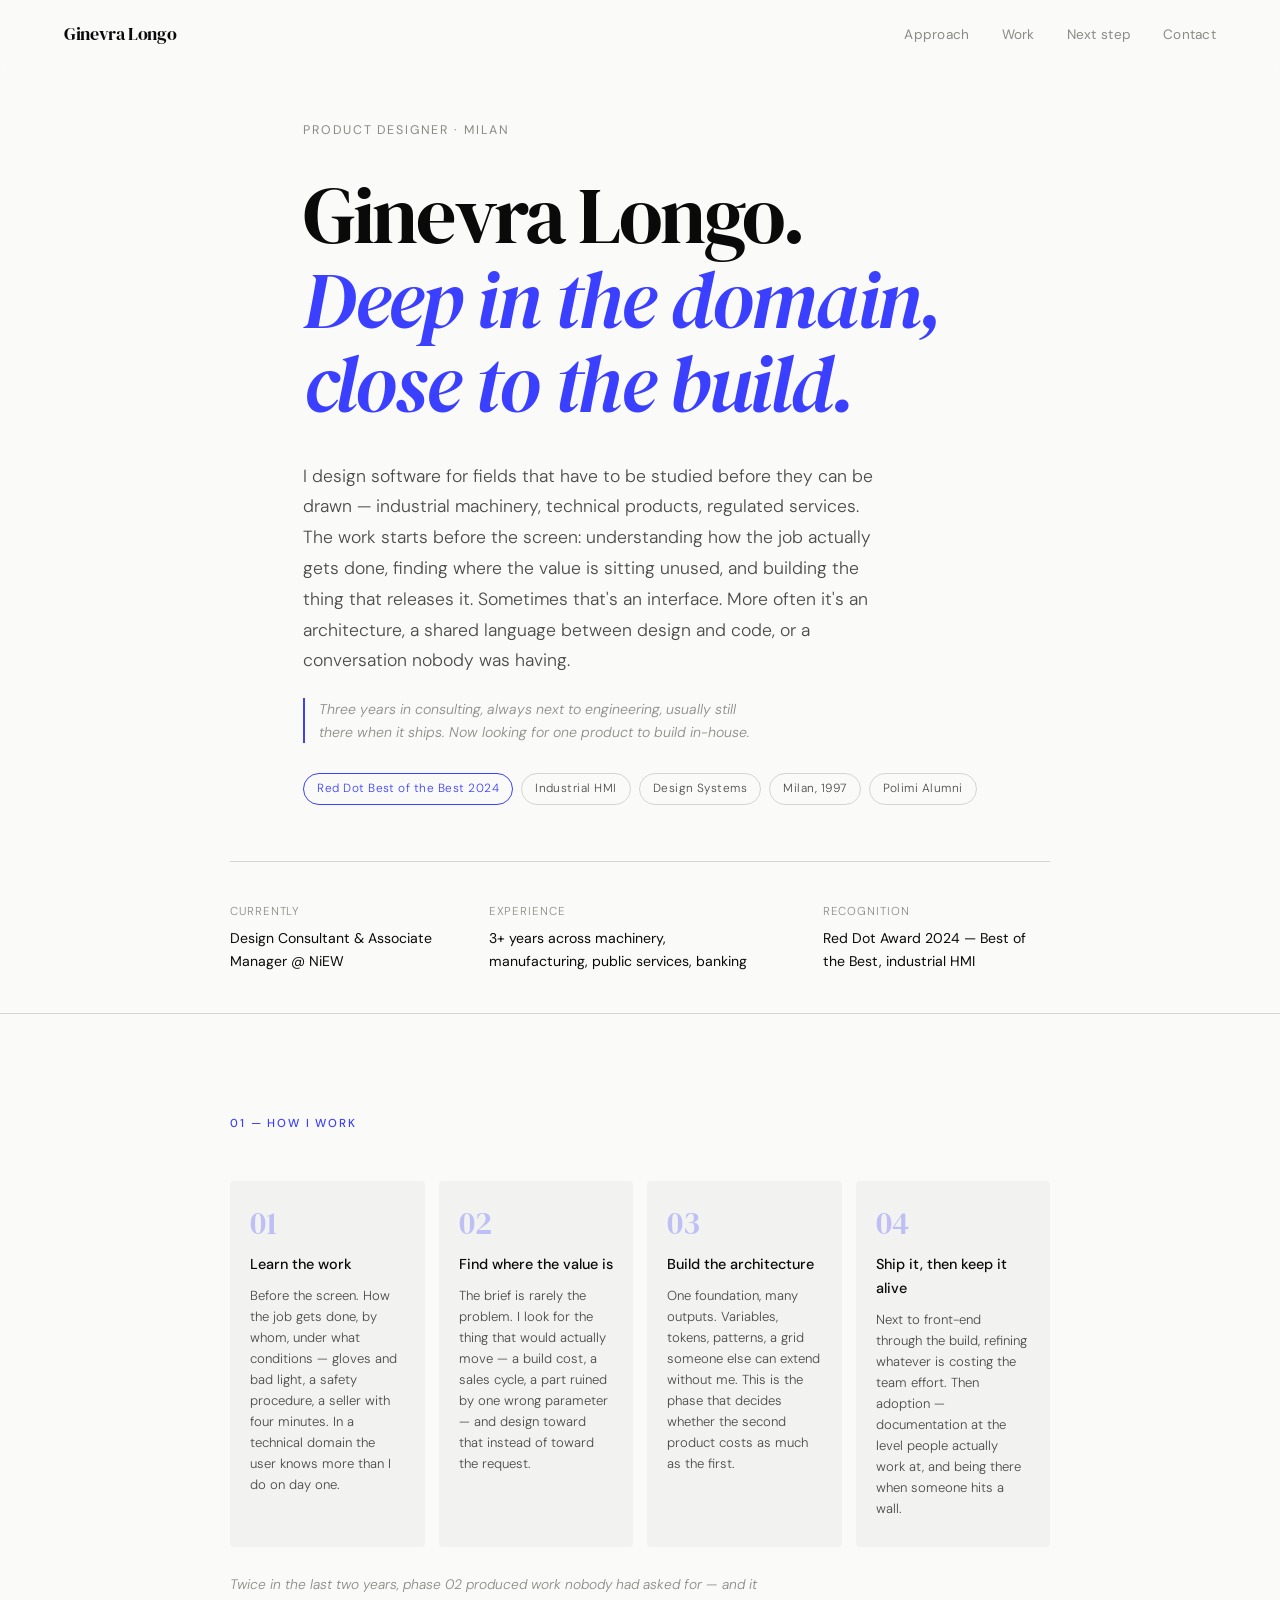
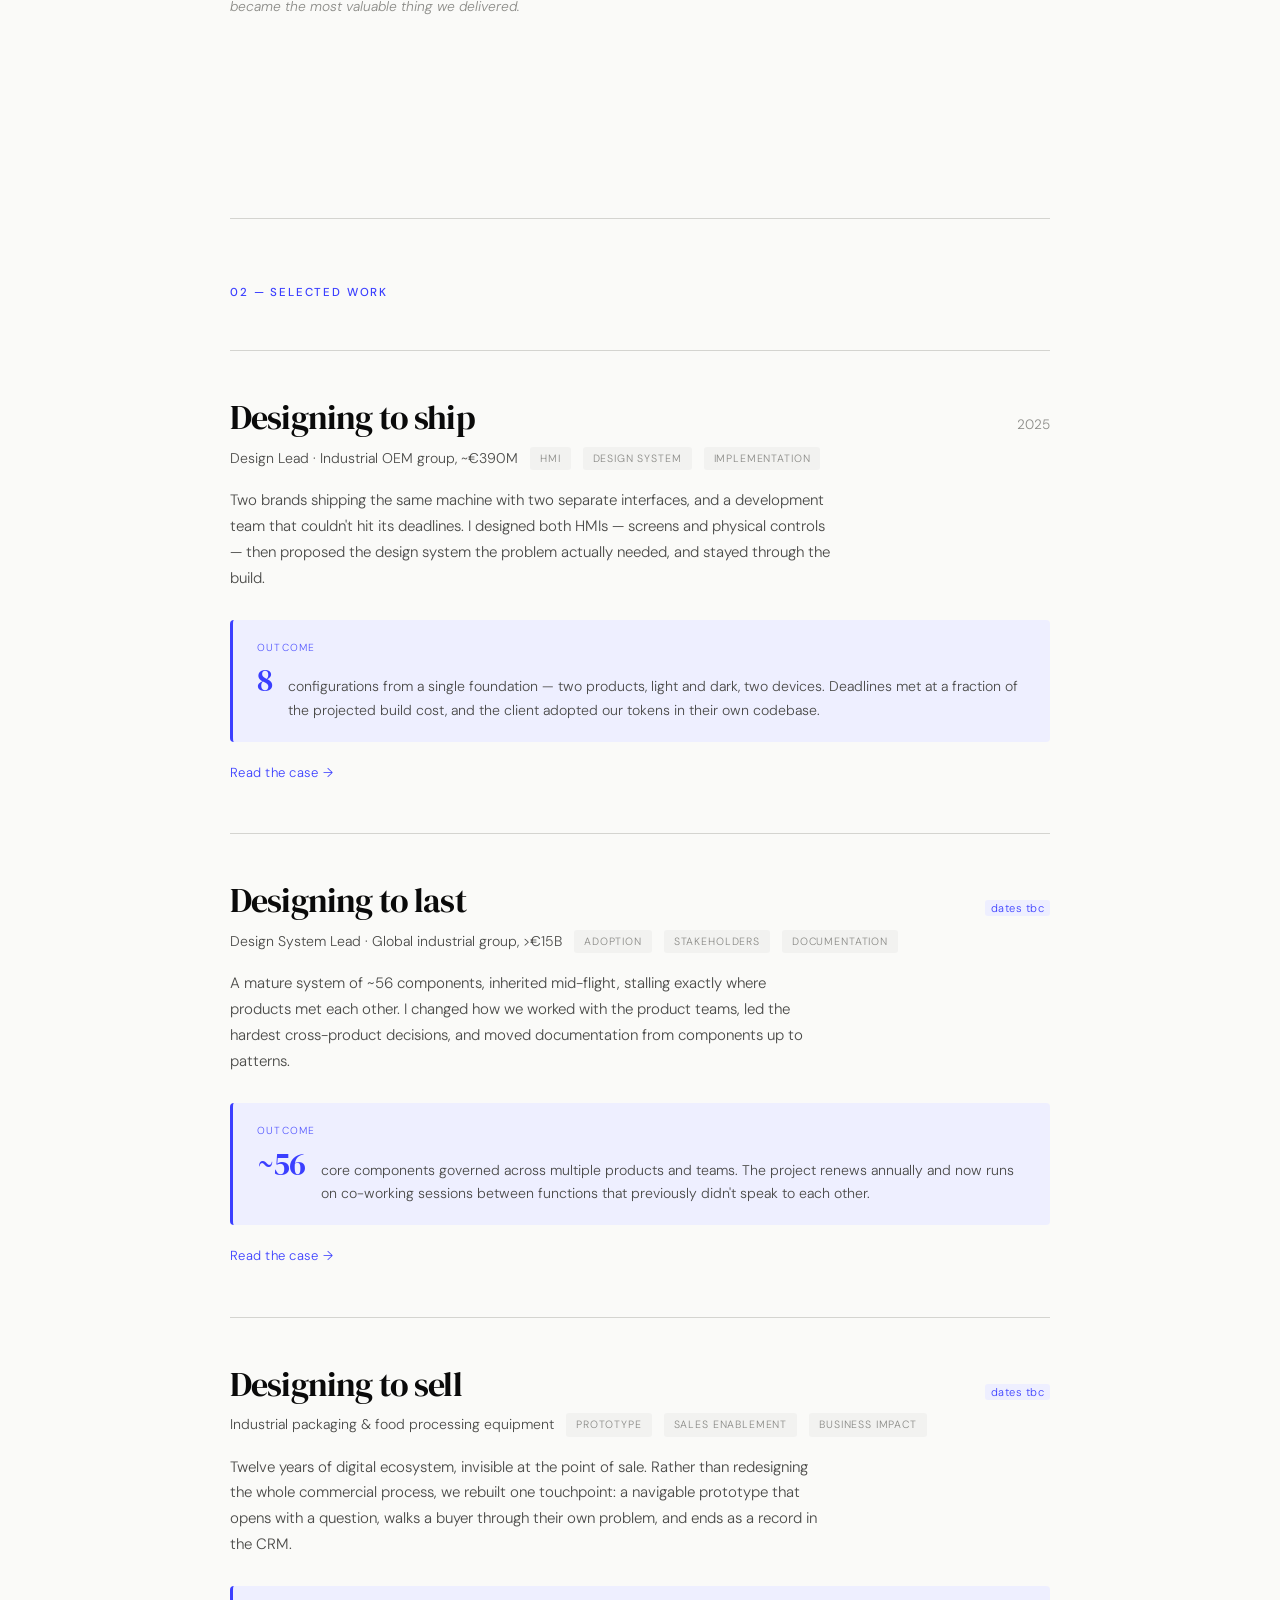
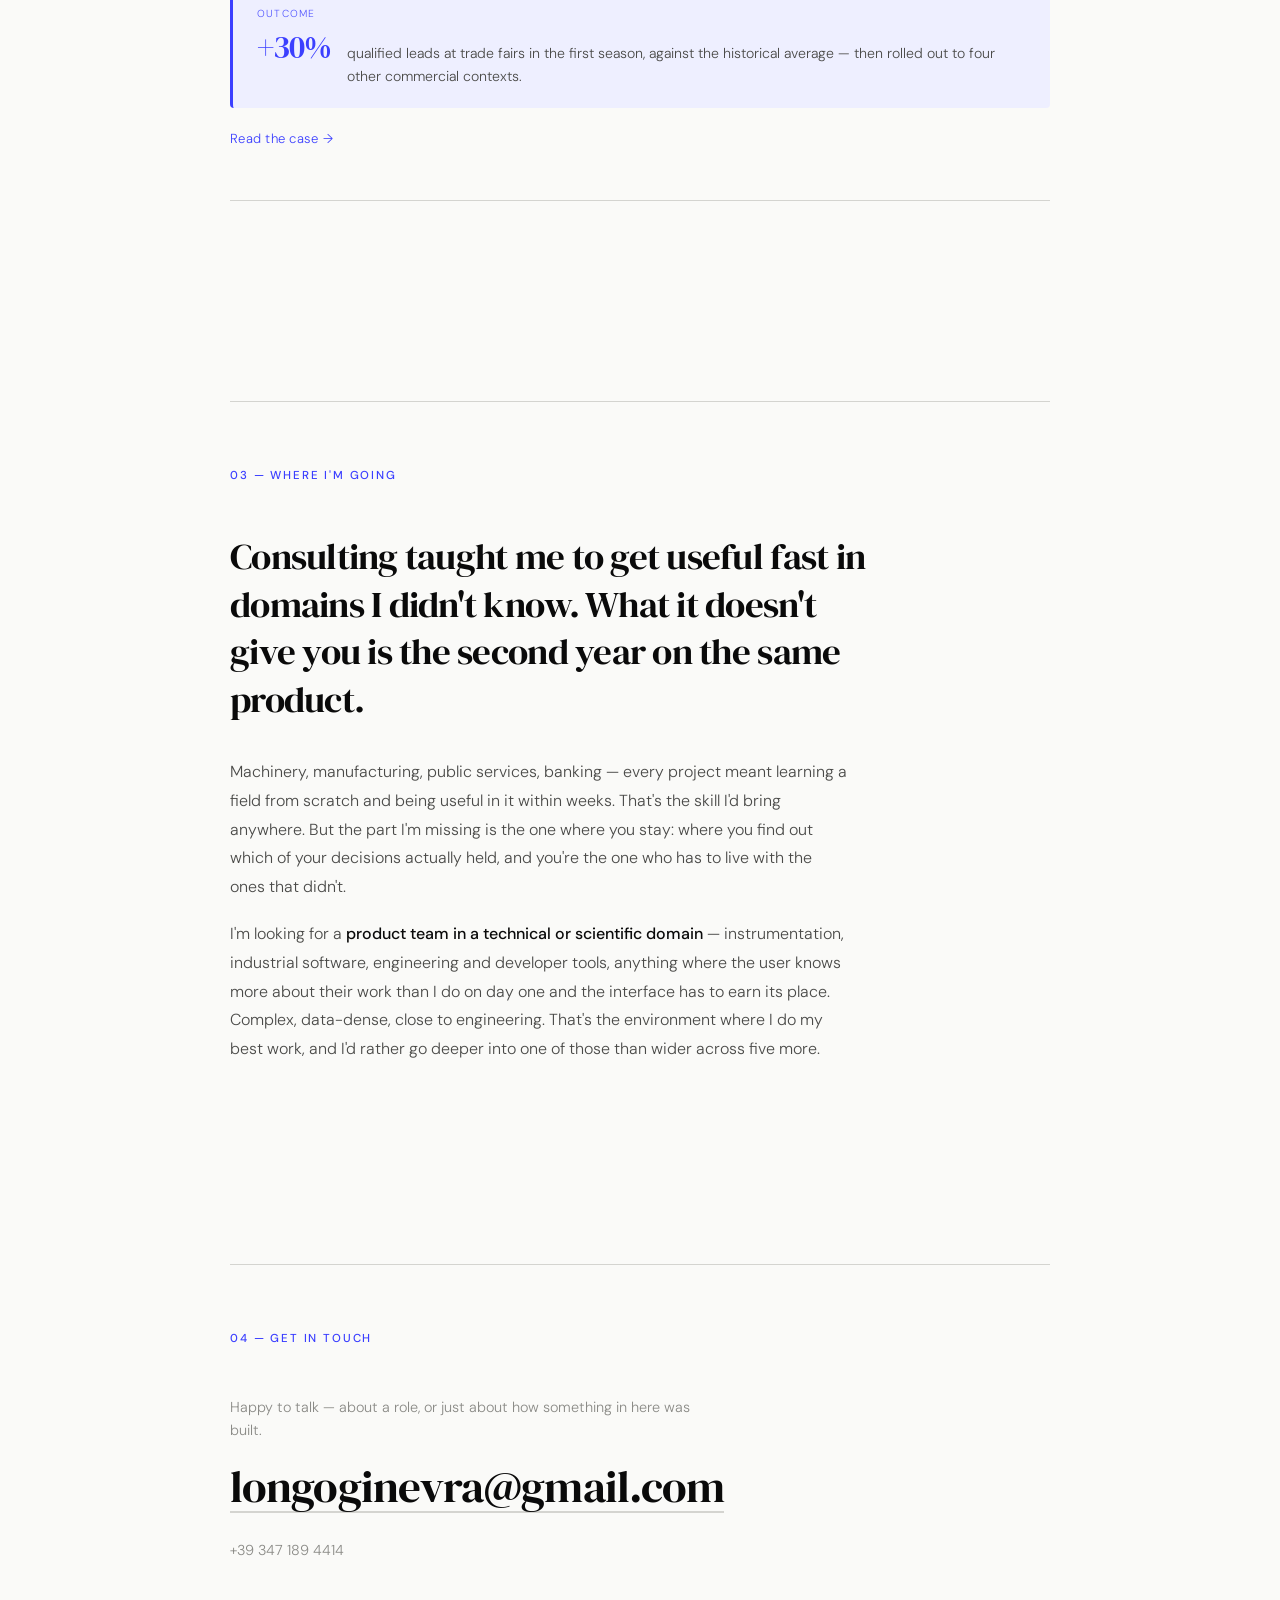
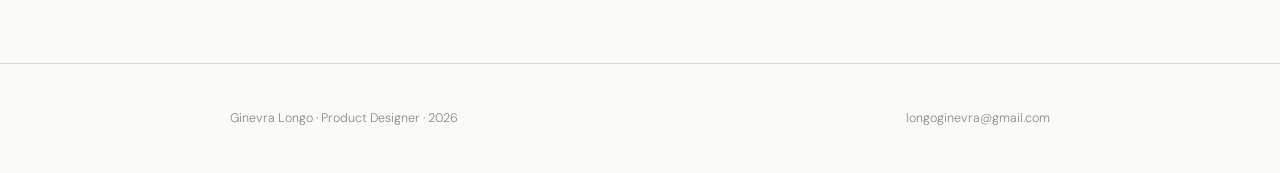
<file: portfolio.html>
<!DOCTYPE html>
<html lang="en">
<head>
<meta charset="UTF-8">
<meta name="viewport" content="width=device-width, initial-scale=1.0">
<title>Ginevra Longo — Product Designer</title>
<link rel="preconnect" href="https://fonts.googleapis.com">
<link rel="preconnect" href="https://fonts.gstatic.com" crossorigin>
<link href="https://fonts.googleapis.com/css2?family=DM+Serif+Display:ital@0;1&family=DM+Sans:ital,opsz,wght@0,9..40,300;0,9..40,400;0,9..40,500;1,9..40,300;1,9..40,400&display=swap" rel="stylesheet">
<style>
  :root {
    --black: #0a0a0a;
    --white: #fafaf8;
    --gray-100: #f2f2f0;
    --gray-300: #d4d4d0;
    --gray-500: #8a8a86;
    --gray-700: #4a4a48;
    --accent: #3B3FFF;
    --accent-light: #EEEFFF;
    --serif: 'DM Serif Display', Georgia, serif;
    --sans: 'DM Sans', -apple-system, sans-serif;
    --max-width: 820px;
    --side-padding: clamp(24px, 5vw, 64px);
  }

  * { margin: 0; padding: 0; box-sizing: border-box; }
  html { scroll-behavior: smooth; font-size: 16px; }

  body {
    font-family: var(--sans);
    background: var(--white);
    color: var(--black);
    line-height: 1.65;
    font-weight: 300;
    -webkit-font-smoothing: antialiased;
    overflow-x: hidden;
  }

  ::selection { background: var(--black); color: var(--white); }
  a { color: inherit; }
  :focus-visible { outline: 2px solid var(--accent); outline-offset: 3px; }

  /* ---- NAV ---- */
  nav {
    position: fixed;
    top: 0; left: 0; right: 0;
    z-index: 100;
    padding: 20px var(--side-padding);
    display: flex;
    justify-content: space-between;
    align-items: center;
    background: rgba(250, 250, 248, 0.85);
    backdrop-filter: blur(12px);
    -webkit-backdrop-filter: blur(12px);
    border-bottom: 1px solid transparent;
    transition: border-color 0.3s ease;
  }

  nav.scrolled { border-bottom-color: var(--gray-300); }

  nav .name {
    font-family: var(--serif);
    font-size: 1.1rem;
    letter-spacing: -0.02em;
    text-decoration: none;
  }

  nav .nav-links { display: flex; gap: 32px; list-style: none; }

  nav .nav-links a {
    text-decoration: none;
    color: var(--gray-500);
    font-size: 0.85rem;
    font-weight: 400;
    letter-spacing: 0.02em;
    transition: color 0.2s;
  }

  nav .nav-links a:hover,
  nav .nav-links a.is-current { color: var(--black); }

  /* ---- LAYOUT ---- */
  .container { max-width: var(--max-width); margin: 0 auto; }

  .view { display: none; }
  .view.is-on { display: block; }

  .section-block { padding: 100px var(--side-padding); scroll-margin-top: 72px; }

  .section-divider {
    height: 1px;
    background: var(--gray-300);
    margin-bottom: 64px;
  }

  .section-number {
    font-size: 0.72rem;
    font-weight: 500;
    letter-spacing: 0.16em;
    text-transform: uppercase;
    color: var(--accent);
    margin-bottom: 48px;
  }

  .label-inline {
    font-size: 0.72rem;
    font-weight: 500;
    letter-spacing: 0.16em;
    text-transform: uppercase;
    color: var(--accent);
    margin-bottom: 22px;
  }

  /* ---- HERO ---- */
  .hero {
    min-height: 100vh;
    display: flex;
    flex-direction: column;
    border-bottom: 1px solid var(--gray-300);
  }

  .hero-inner {
    flex: 1;
    display: flex;
    align-items: center;
    padding: 120px var(--side-padding) 56px;
  }

  .hero-label {
    font-size: 0.78rem;
    font-weight: 400;
    letter-spacing: 0.15em;
    text-transform: uppercase;
    color: var(--gray-500);
    margin-bottom: 32px;
    opacity: 0;
    animation: fadeUp 0.8s ease 0.2s forwards;
  }

  .hero h1 {
    font-family: var(--serif);
    font-size: clamp(2.7rem, 6.4vw, 5rem);
    line-height: 1.05;
    letter-spacing: -0.03em;
    font-weight: 400;
    margin-bottom: 36px;
    opacity: 0;
    animation: fadeUp 0.8s ease 0.4s forwards;
  }

  .hero h1 em { font-style: italic; color: var(--accent); }

  .hero-intro {
    font-size: 1.1rem;
    line-height: 1.75;
    color: var(--gray-700);
    max-width: 580px;
    opacity: 0;
    animation: fadeUp 0.8s ease 0.6s forwards;
  }

  .hero-aside {
    font-size: 0.88rem;
    color: var(--gray-500);
    font-style: italic;
    line-height: 1.6;
    max-width: 460px;
    margin-top: 22px;
    padding-left: 14px;
    border-left: 2px solid var(--accent);
    opacity: 0;
    animation: fadeUp 0.8s ease 0.72s forwards;
  }

  .hero-tags {
    display: flex;
    flex-wrap: wrap;
    gap: 8px;
    margin-top: 30px;
    opacity: 0;
    animation: fadeUp 0.8s ease 0.85s forwards;
  }

  .hero-tag {
    font-size: 0.74rem;
    letter-spacing: 0.04em;
    padding: 5px 13px;
    border: 1px solid var(--gray-300);
    border-radius: 100px;
    color: var(--gray-700);
  }

  .hero-tag--accent { border-color: var(--accent); color: var(--accent); }

  .hero-meta-row { padding: 0 var(--side-padding); }

  .hero-meta {
    border-top: 1px solid var(--gray-300);
    padding: 40px 0;
    display: flex;
    gap: 56px;
    opacity: 0;
    animation: fadeUp 0.8s ease 1s forwards;
  }

  .meta-item {
    font-size: 0.72rem;
    letter-spacing: 0.08em;
    text-transform: uppercase;
    color: var(--gray-500);
  }

  .meta-item span {
    display: block;
    font-size: 0.88rem;
    color: var(--black);
    text-transform: none;
    letter-spacing: 0;
    font-weight: 400;
    margin-top: 6px;
  }

  /* ---- PHASES (how I work) ---- */
  .phases {
    display: grid;
    grid-template-columns: repeat(4, 1fr);
    gap: 14px;
    list-style: none;
  }

  .phase {
    padding: 26px 20px 28px;
    background: var(--gray-100);
    border-radius: 4px;
    position: relative;
  }

  .phase-number {
    font-family: var(--serif);
    font-size: 2rem;
    color: var(--accent);
    opacity: 0.28;
    line-height: 1;
    margin-bottom: 14px;
  }

  .phase h4 { font-weight: 500; font-size: 0.9rem; margin-bottom: 8px; }
  .phase p { font-size: 0.82rem; color: var(--gray-700); line-height: 1.6; }

  .phases-note {
    margin-top: 26px;
    font-size: 0.86rem;
    color: var(--gray-500);
    font-style: italic;
    max-width: 560px;
  }

  /* ---- WORK INDEX ---- */
  .work-item {
    padding: 48px 0;
    border-top: 1px solid var(--gray-300);
    display: block;
    text-decoration: none;
  }

  .work-item:last-of-type { border-bottom: 1px solid var(--gray-300); }

  .work-header {
    display: flex;
    justify-content: space-between;
    align-items: baseline;
    gap: 10px;
    flex-wrap: wrap;
    margin-bottom: 10px;
  }

  .work-title {
    font-family: var(--serif);
    font-size: clamp(1.6rem, 3.2vw, 2.1rem);
    letter-spacing: -0.025em;
    line-height: 1.12;
    transition: color 0.2s;
  }

  .work-item:hover .work-title { color: var(--accent); }

  .work-date { font-size: 0.85rem; color: var(--gray-500); white-space: nowrap; }

  .work-role-row {
    display: flex;
    align-items: center;
    gap: 12px;
    flex-wrap: wrap;
    margin-bottom: 18px;
  }

  .work-role { font-size: 0.88rem; color: var(--gray-700); }

  .work-tag {
    font-size: 0.66rem;
    letter-spacing: 0.08em;
    text-transform: uppercase;
    color: var(--gray-500);
    background: var(--gray-100);
    padding: 3px 10px;
    border-radius: 3px;
  }

  .work-desc {
    font-size: 0.94rem;
    color: var(--gray-700);
    line-height: 1.72;
    max-width: 600px;
  }

  .work-go {
    display: inline-block;
    margin-top: 20px;
    font-size: 0.82rem;
    color: var(--accent);
    letter-spacing: 0.02em;
    border-bottom: 1px solid transparent;
  }

  .work-item:hover .work-go { border-bottom-color: var(--accent); }

  /* ---- IMPACT CALLOUT ---- */
  .impact {
    margin-top: 28px;
    padding: 20px 24px;
    background: var(--accent-light);
    border-radius: 4px;
    border-left: 3px solid var(--accent);
    font-size: 0.88rem;
    line-height: 1.65;
    color: var(--gray-700);
    display: flex;
    flex-direction: column;
    gap: 8px;
  }

  .impact-label {
    font-size: 0.64rem;
    letter-spacing: 0.12em;
    text-transform: uppercase;
    color: var(--accent);
    opacity: 0.85;
  }

  .impact-row { display: flex; align-items: baseline; gap: 16px; }

  .impact .number {
    font-family: var(--serif);
    font-size: 2rem;
    letter-spacing: -0.03em;
    color: var(--accent);
    white-space: nowrap;
    line-height: 1;
  }

  /* ---- WHY / CLOSING PROSE ---- */
  .prose-lead {
    font-family: var(--serif);
    font-size: clamp(1.5rem, 3.4vw, 2.3rem);
    line-height: 1.3;
    letter-spacing: -0.02em;
    max-width: 640px;
    margin-bottom: 34px;
  }

  .prose-body {
    font-size: 1rem;
    line-height: 1.8;
    color: var(--gray-700);
    max-width: 620px;
  }

  .prose-body p { margin-bottom: 18px; }
  .prose-body p:last-child { margin-bottom: 0; }
  .prose-body strong { color: var(--black); font-weight: 500; }
  .prose-body em { font-style: italic; }

  /* ---- CONTACT ---- */
  .contact-lead {
    font-size: 0.9rem;
    color: var(--gray-500);
    margin-bottom: 20px;
    line-height: 1.6;
    max-width: 460px;
  }

  .contact-big {
    display: inline-block;
    font-family: var(--serif);
    font-size: clamp(1.6rem, 4vw, 2.8rem);
    letter-spacing: -0.02em;
    line-height: 1.1;
    color: var(--black);
    text-decoration: none;
    border-bottom: 2px solid var(--gray-300);
    transition: border-color 0.2s, color 0.2s;
    margin-bottom: 16px;
  }

  .contact-big:hover { border-bottom-color: var(--accent); color: var(--accent); }

  .contact-phone {
    display: block;
    font-size: 0.9rem;
    color: var(--gray-500);
    text-decoration: none;
    margin-top: 10px;
    transition: color 0.2s;
  }

  .contact-phone:hover { color: var(--black); }

  /* ---- CASE PAGES ---- */
  .case-top { padding: 120px var(--side-padding) 0; }

  .backlink {
    display: inline-block;
    font-size: 0.82rem;
    color: var(--gray-500);
    text-decoration: none;
    margin-bottom: 34px;
    transition: color 0.2s;
  }

  .backlink:hover { color: var(--accent); }

  .case-title {
    font-family: var(--serif);
    font-size: clamp(2.2rem, 5.4vw, 3.6rem);
    line-height: 1.08;
    letter-spacing: -0.03em;
    font-weight: 400;
    margin-bottom: 28px;
  }

  .case-title em { font-style: italic; color: var(--accent); }

  .case-lede {
    font-size: 1.1rem;
    line-height: 1.75;
    color: var(--gray-700);
    max-width: 600px;
  }

  .case-tags { display: flex; flex-wrap: wrap; gap: 8px; margin-top: 26px; }

  /* summary card */
  .spec {
    margin-top: 44px;
    background: var(--gray-100);
    border-radius: 4px;
    padding: 8px 26px;
  }

  .spec-row {
    display: grid;
    grid-template-columns: 132px 1fr;
    gap: 22px;
    padding: 16px 0;
    border-bottom: 1px solid var(--gray-300);
  }

  .spec-row:last-child { border-bottom: none; }

  .spec-row dt {
    font-size: 0.66rem;
    letter-spacing: 0.12em;
    text-transform: uppercase;
    color: var(--gray-500);
    padding-top: 4px;
  }

  .spec-row dd { margin: 0; font-size: 0.9rem; color: var(--gray-700); line-height: 1.6; }
  .spec-row dd b { color: var(--black); font-weight: 500; }
  .spec-row--key dd {
    font-family: var(--serif);
    font-size: 1.15rem;
    color: var(--black);
    letter-spacing: -0.015em;
    line-height: 1.3;
  }
  .spec-row--key dd small {
    display: block;
    font-family: var(--sans);
    font-size: 0.84rem;
    color: var(--gray-500);
    letter-spacing: 0;
    margin-top: 4px;
    line-height: 1.55;
  }

  /* case body */
  .case-section { margin-bottom: 64px; }
  .case-section:last-of-type { margin-bottom: 0; }

  .case-section h2 {
    font-family: var(--serif);
    font-size: clamp(1.4rem, 2.8vw, 1.9rem);
    letter-spacing: -0.02em;
    line-height: 1.2;
    font-weight: 400;
    margin-bottom: 20px;
  }

  .case-body { font-size: 0.98rem; line-height: 1.8; color: var(--gray-700); max-width: 640px; }
  .case-body p { margin-bottom: 16px; }
  .case-body p:last-child { margin-bottom: 0; }
  .case-body strong { color: var(--black); font-weight: 500; }
  .case-body em { font-style: italic; }

  .decisions { list-style: none; }

  .decision {
    padding: 26px 0;
    border-top: 1px solid var(--gray-300);
    display: grid;
    grid-template-columns: 28px 1fr;
    gap: 16px;
  }

  .decision:last-child { border-bottom: 1px solid var(--gray-300); }

  .decision-mark {
    font-size: 0.82rem;
    color: var(--accent);
    opacity: 0.7;
    padding-top: 0.35em;
  }

  .decision h3 {
    font-family: var(--serif);
    font-size: 1.2rem;
    font-weight: 400;
    letter-spacing: -0.015em;
    margin-bottom: 8px;
    line-height: 1.3;
  }

  .decision p { font-size: 0.92rem; color: var(--gray-700); line-height: 1.72; margin-bottom: 12px; max-width: 600px; }
  .decision p:last-child { margin-bottom: 0; }

  .reflect {
    background: var(--gray-100);
    border-radius: 4px;
    padding: 26px 28px;
  }

  .reflect h2 { margin-bottom: 14px; }
  .reflect .case-body { max-width: none; }

  .footnote {
    margin-top: 56px;
    padding-top: 18px;
    border-top: 1px solid var(--gray-300);
    font-size: 0.84rem;
    color: var(--gray-500);
    font-style: italic;
    line-height: 1.6;
  }

  .tbc {
    background: var(--accent-light);
    color: var(--accent);
    font-style: normal;
    font-size: 0.82em;
    letter-spacing: 0.04em;
    padding: 1px 6px;
    border-radius: 3px;
  }

  .pager {
    display: flex;
    justify-content: space-between;
    gap: 20px;
    margin-top: 60px;
    padding-top: 24px;
    border-top: 1px solid var(--gray-300);
  }

  .pager a { text-decoration: none; max-width: 46%; }
  .pager a span {
    display: block;
    font-size: 0.66rem;
    letter-spacing: 0.12em;
    text-transform: uppercase;
    color: var(--gray-500);
    margin-bottom: 6px;
  }
  .pager a em {
    font-family: var(--serif);
    font-style: normal;
    font-size: 1.15rem;
    letter-spacing: -0.02em;
    transition: color 0.2s;
  }
  .pager a:hover em { color: var(--accent); }
  .pager .right { text-align: right; margin-left: auto; }

  /* ---- FOOTER ---- */
  footer { padding: 44px var(--side-padding); border-top: 1px solid var(--gray-300); }

  footer .container {
    display: flex;
    justify-content: space-between;
    align-items: center;
    flex-wrap: wrap;
    gap: 20px;
  }

  footer .made-with { font-size: 0.78rem; color: var(--gray-500); }
  footer a { color: var(--gray-500); text-decoration: none; font-size: 0.78rem; }
  footer a:hover { color: var(--black); }

  /* ---- ANIMATIONS ---- */
  @keyframes fadeUp {
    from { opacity: 0; transform: translateY(20px); }
    to   { opacity: 1; transform: translateY(0); }
  }

  .reveal { opacity: 0; transform: translateY(16px); transition: opacity 0.65s ease, transform 0.65s ease; }
  .reveal.visible { opacity: 1; transform: translateY(0); }

  @media (prefers-reduced-motion: reduce) {
    * { animation: none !important; transition: none !important; opacity: 1 !important; transform: none !important; }
    html { scroll-behavior: auto; }
  }

  /* ---- RESPONSIVE ---- */
  @media (max-width: 768px) {
    .hero-meta { flex-direction: column; gap: 24px; }
    .phases { grid-template-columns: 1fr 1fr; gap: 12px; }
    .section-block { padding: 72px var(--side-padding); }
    .hero-inner { padding-top: 108px; }
    .case-top { padding-top: 104px; }
    .spec-row { grid-template-columns: 1fr; gap: 6px; }
    .spec-row dt { padding-top: 0; }
    nav .nav-links { gap: 18px; }
    nav .nav-links a { font-size: 0.78rem; }
    .impact-row { flex-direction: column; gap: 8px; }
  }

  @media (max-width: 480px) {
    .phases { grid-template-columns: 1fr; }
    nav .nav-links { gap: 14px; }
    nav .nav-links a { font-size: 0.74rem; }
    .decision { grid-template-columns: 1fr; gap: 6px; }
    .decision-mark { display: none; }
  }
</style>
</head>
<body>

<!-- NAV -->
<nav id="nav">
  <a class="name" href="#/">Ginevra Longo</a>
  <ul class="nav-links">
    <li><a href="#approach" data-nav="approach">Approach</a></li>
    <li><a href="#work" data-nav="work">Work</a></li>
    <li><a href="#next" data-nav="next">Next step</a></li>
    <li><a href="#contact" data-nav="contact">Contact</a></li>
  </ul>
</nav>

<!-- ============================================================
     HOME
     ============================================================ -->
<main class="view" id="v-home">

  <section class="hero">
    <div class="hero-inner">
      <div class="container">
        <p class="hero-label">Product Designer · Milan</p>
        <h1>Ginevra Longo.<br><em>Deep in the domain,<br>close to the build.</em></h1>
        <p class="hero-intro">
          I design software for fields that have to be studied before they can be drawn —
          industrial machinery, technical products, regulated services. The work starts before the
          screen: understanding how the job actually gets done, finding where the value is sitting
          unused, and building the thing that releases it. Sometimes that's an interface. More often
          it's an architecture, a shared language between design and code, or a conversation nobody
          was having.
        </p>
        <p class="hero-aside">Three years in consulting, always next to engineering, usually still there when it ships. Now looking for one product to build in-house.</p>
        <div class="hero-tags">
          <span class="hero-tag hero-tag--accent">Red Dot Best of the Best 2024</span>
          <span class="hero-tag">Industrial HMI</span>
          <span class="hero-tag">Design Systems</span>
          <span class="hero-tag">Milan, 1997</span>
          <span class="hero-tag">Polimi Alumni</span>
        </div>
      </div>
    </div>
    <div class="hero-meta-row">
      <div class="container">
        <div class="hero-meta">
          <div class="meta-item">
            Currently
            <span>Design Consultant &amp; Associate Manager @ NiEW</span>
          </div>
          <div class="meta-item">
            Experience
            <span>3+ years across machinery, manufacturing, public services, banking</span>
          </div>
          <div class="meta-item">
            Recognition
            <span>Red Dot Award 2024 — Best of the Best, industrial HMI</span>
          </div>
        </div>
      </div>
    </div>
  </section>

  <!-- 01 APPROACH -->
  <section class="section-block" id="approach">
    <div class="container">
      <p class="section-number reveal">01 — How I work</p>
      <ol class="phases reveal">
        <li class="phase">
          <div class="phase-number">01</div>
          <h4>Learn the work</h4>
          <p>Before the screen. How the job gets done, by whom, under what conditions — gloves and bad light, a safety procedure, a seller with four minutes. In a technical domain the user knows more than I do on day one.</p>
        </li>
        <li class="phase">
          <div class="phase-number">02</div>
          <h4>Find where the value is</h4>
          <p>The brief is rarely the problem. I look for the thing that would actually move — a build cost, a sales cycle, a part ruined by one wrong parameter — and design toward that instead of toward the request.</p>
        </li>
        <li class="phase">
          <div class="phase-number">03</div>
          <h4>Build the architecture</h4>
          <p>One foundation, many outputs. Variables, tokens, patterns, a grid someone else can extend without me. This is the phase that decides whether the second product costs as much as the first.</p>
        </li>
        <li class="phase">
          <div class="phase-number">04</div>
          <h4>Ship it, then keep it alive</h4>
          <p>Next to front-end through the build, refining whatever is costing the team effort. Then adoption — documentation at the level people actually work at, and being there when someone hits a wall.</p>
        </li>
      </ol>
      <p class="phases-note reveal">Twice in the last two years, phase 02 produced work nobody had asked for — and it became the most valuable thing we delivered.</p>
    </div>
  </section>

  <!-- 02 WORK -->
  <section class="section-block" id="work">
    <div class="container">
      <div class="section-divider"></div>
      <p class="section-number reveal">02 — Selected work</p>

      <a class="work-item reveal" href="#/ship">
        <div class="work-header">
          <span class="work-title">Designing to ship</span>
          <span class="work-date">2025</span>
        </div>
        <div class="work-role-row">
          <span class="work-role">Design Lead · Industrial OEM group, ~€390M</span>
          <span class="work-tag">HMI</span>
          <span class="work-tag">Design system</span>
          <span class="work-tag">Implementation</span>
        </div>
        <p class="work-desc">
          Two brands shipping the same machine with two separate interfaces, and a development team that
          couldn't hit its deadlines. I designed both HMIs — screens and physical controls — then proposed
          the design system the problem actually needed, and stayed through the build.
        </p>
        <div class="impact">
          <span class="impact-label">Outcome</span>
          <div class="impact-row">
            <span class="number">8</span>
            configurations from a single foundation — two products, light and dark, two devices. Deadlines met
            at a fraction of the projected build cost, and the client adopted our tokens in their own codebase.
          </div>
        </div>
        <span class="work-go">Read the case →</span>
      </a>

      <a class="work-item reveal" href="#/last">
        <div class="work-header">
          <span class="work-title">Designing to last</span>
          <span class="work-date"><span class="tbc">dates tbc</span></span>
        </div>
        <div class="work-role-row">
          <span class="work-role">Design System Lead · Global industrial group, &gt;€15B</span>
          <span class="work-tag">Adoption</span>
          <span class="work-tag">Stakeholders</span>
          <span class="work-tag">Documentation</span>
        </div>
        <p class="work-desc">
          A mature system of ~56 components, inherited mid-flight, stalling exactly where products met each
          other. I changed how we worked with the product teams, led the hardest cross-product decisions,
          and moved documentation from components up to patterns.
        </p>
        <div class="impact">
          <span class="impact-label">Outcome</span>
          <div class="impact-row">
            <span class="number">~56</span>
            core components governed across multiple products and teams. The project renews annually and now
            runs on co-working sessions between functions that previously didn't speak to each other.
          </div>
        </div>
        <span class="work-go">Read the case →</span>
      </a>

      <a class="work-item reveal" href="#/sell">
        <div class="work-header">
          <span class="work-title">Designing to sell</span>
          <span class="work-date"><span class="tbc">dates tbc</span></span>
        </div>
        <div class="work-role-row">
          <span class="work-role">Industrial packaging &amp; food processing equipment</span>
          <span class="work-tag">Prototype</span>
          <span class="work-tag">Sales enablement</span>
          <span class="work-tag">Business impact</span>
        </div>
        <p class="work-desc">
          Twelve years of digital ecosystem, invisible at the point of sale. Rather than redesigning the whole
          commercial process, we rebuilt one touchpoint: a navigable prototype that opens with a question,
          walks a buyer through their own problem, and ends as a record in the CRM.
        </p>
        <div class="impact">
          <span class="impact-label">Outcome</span>
          <div class="impact-row">
            <span class="number">+30%</span>
            qualified leads at trade fairs in the first season, against the historical average — then rolled
            out to four other commercial contexts.
          </div>
        </div>
        <span class="work-go">Read the case →</span>
      </a>
    </div>
  </section>

  <!-- 03 NEXT -->
  <section class="section-block" id="next">
    <div class="container">
      <div class="section-divider"></div>
      <p class="section-number reveal">03 — Where I'm going</p>
      <p class="prose-lead reveal">Consulting taught me to get useful fast in domains I didn't know. What it doesn't give you is the second year on the same product.</p>
      <div class="prose-body reveal">
        <p>
          Machinery, manufacturing, public services, banking — every project meant learning a field from
          scratch and being useful in it within weeks. That's the skill I'd bring anywhere. But the part
          I'm missing is the one where you stay: where you find out which of your decisions actually held,
          and you're the one who has to live with the ones that didn't.
        </p>
        <p>
          I'm looking for a <strong>product team in a technical or scientific domain</strong> — instrumentation,
          industrial software, engineering and developer tools, anything where the user knows more about their
          work than I do on day one and the interface has to earn its place. Complex, data-dense, close to
          engineering. That's the environment where I do my best work, and I'd rather go deeper into one of
          those than wider across five more.
        </p>
      </div>
    </div>
  </section>

  <!-- 04 CONTACT -->
  <section class="section-block" id="contact" style="padding-bottom: 100px;">
    <div class="container">
      <div class="section-divider"></div>
      <p class="section-number reveal">04 — Get in touch</p>
      <div class="reveal">
        <p class="contact-lead">Happy to talk — about a role, or just about how something in here was built.</p>
        <a href="mailto:longoginevra@gmail.com" class="contact-big">longoginevra@gmail.com</a>
        <a href="tel:+393471894414" class="contact-phone">+39 347 189 4414</a>
      </div>
    </div>
  </section>

</main>

<!-- ============================================================
     CASE 01 — SHIP
     ============================================================ -->
<main class="view" id="v-ship">

  <section class="case-top">
    <div class="container">
      <a class="backlink" href="#work">← All work</a>
      <p class="label-inline">Case 01 — Designing to ship</p>
      <h1 class="case-title">Two machines, two brands,<br><em>one HMI foundation.</em></h1>
      <p class="case-lede">
        Designed, systematised, and taken into development alongside the client's engineering team.
        Eight configurations from a single foundation, deadlines met, and a client who adopted our tokens
        in their own codebase.
      </p>
      <div class="case-tags">
        <span class="hero-tag">Product decisions under physical constraints</span>
        <span class="hero-tag">Shipping alongside engineering</span>
        <span class="hero-tag">Systems that scale</span>
      </div>

      <dl class="spec">
        <div class="spec-row spec-row--key">
          <dt>Role</dt>
          <dd>Design Lead<small>Both products, design system architecture, implementation oversight</small></dd>
        </div>
        <div class="spec-row">
          <dt>Client</dt>
          <dd>Industrial OEM group, ~€390M, built through European acquisitions</dd>
        </div>
        <div class="spec-row">
          <dt>Period</dt>
          <dd>January — December 2025</dd>
        </div>
        <div class="spec-row">
          <dt>Team</dt>
          <dd>3 designers, plus the client's front-end and back-end teams</dd>
        </div>
        <div class="spec-row">
          <dt>Surface</dt>
          <dd>Embedded HMI · two screen sizes · light and dark mode · physical controls</dd>
        </div>
        <div class="spec-row">
          <dt>Environment</dt>
          <dd>Warehouse floor — gloves, noise, changing light, safety procedures</dd>
        </div>
      </dl>
    </div>
  </section>

  <section class="section-block">
    <div class="container">

      <div class="case-section">
        <h2>Context</h2>
        <div class="case-body">
          <p>The product is an aluminium profile cutting machine. Operators set it up before and during production — with gloves on, in a noisy warehouse, under bad and changing light, inside safety procedures where a wrong parameter isn't a UI error but a ruined part.</p>
          <p>Every one of those conditions became a constraint: larger touch targets for gloved hands, no reliance on audio, redundant visual states, contrast verified past the WCAG 2.1 AA floor, explicit confirmation on anything that changes the cut.</p>
        </div>
      </div>

      <div class="case-section">
        <h2>The problem</h2>
        <div class="case-body">
          <p>The group had grown by acquisition, absorbing European companies with their own conventions. The strategy was coherence without flattening: distinct brands, one way of interacting with the machine.</p>
          <p>The cost of fragmentation was already visible — every product started over. The breaking point was concrete: two products, two screen resolutions, tight dev deadlines, and a starting plan to design and maintain each combination one by one.</p>
        </div>
      </div>

      <div class="case-section">
        <h2>Decisions</h2>
        <ul class="decisions">
          <li class="decision">
            <span class="decision-mark">→</span>
            <div>
              <h3>Shared navigation, brand at the visual layer</h3>
              <p>Same structure across both products; brand lives in the visuals. The reason is usage before efficiency — an operator who learns one machine can run another in the group, even in a different tier, because the language is the same. That's <em>one brand</em> built from experience, not from a logo.</p>
              <p>It cost the brands the ability to differentiate structurally, so I defended it by showing the work: screens side by side, and what changed for the person using them.</p>
            </div>
          </li>
          <li class="decision">
            <span class="decision-mark">→</span>
            <div>
              <h3>Task-oriented over dense</h3>
              <p>Product owners wanted to minimise clicks, and their conclusion was: show everything. I kept the goal and changed the route. With gloves and bad light, hunting for one parameter in a wall of numbers doesn't save time.</p>
              <p>Screens show only what the current task needs — on the execution page, selected profile parameters appear up front only if they're mandatory and always useful; secondary ones sit one level away, in tabs. On the smaller display the same principle got stricter rather than dropped: limited space made mandatory what had been a choice.</p>
            </div>
          </li>
          <li class="decision">
            <span class="decision-mark">→</span>
            <div>
              <h3>56px, not the textbook 48</h3>
              <p>The client asked for the standard 48px minimum. I flagged it as too small for this context and this kind of interaction, and pushed the target to 56px — giving up a few rows of vertical density in a project where the client wanted maximum data on screen. They later validated it with their own operators and confirmed the larger size. Accessibility guidelines are a floor, not a target.</p>
            </div>
          </li>
          <li class="decision">
            <span class="decision-mark">→</span>
            <div>
              <h3>A grid so engineering could scale it themselves</h3>
              <p>Two resolutions. Instead of handing over two sets of screens, I set up a grid system the dev team could adapt on their own. A design decision made to cut someone else's build cost — and the reason the deadlines became reachable.</p>
            </div>
          </li>
          <li class="decision">
            <span class="decision-mark">→</span>
            <div>
              <h3>Where physical meets digital</h3>
              <p>Some control happens through physical knobs. I designed that boundary: which functions stay physical, what their limits are, and how the HMI gives visual feedback for what the operator is doing with their hands. The interface isn't the screen — it's everything they touch.</p>
            </div>
          </li>
          <li class="decision">
            <span class="decision-mark">→</span>
            <div>
              <h3>One shared parameter list</h3>
              <p>The parameter sections were dense and inconsistent across both products. In a co-work session with the front-end and back-end teams, we built a single list and card-sorted it into topics that covered both machines. Having the people who'd write the code in the room meant the structure was buildable the moment we agreed on it.</p>
            </div>
          </li>
        </ul>
      </div>

      <div class="case-section">
        <h2>The system came second</h2>
        <div class="case-body">
          <p>No design system existed, and nobody had asked for one. I proposed it because the client's real problem — switching brand and mode without rebuilding — was architectural, not visual.</p>
          <p>I built it from scratch on a <strong>variables</strong> architecture: one foundation to design and maintain, every variant derived from it. In practice: two products × light and dark × two devices, with other brands in the group reachable by swapping foundations.</p>
          <p>It didn't stay a design reference. The client adopted the same tokens in their development environment, putting design and code on one logic.</p>
        </div>
        <div class="impact">
          <span class="impact-label">From one foundation</span>
          <div class="impact-row">
            <span class="number">8</span>
            configurations designed and maintained — two products, two modes, two devices — with further brands
            in the group reachable by swapping foundations rather than rebuilding.
          </div>
        </div>
      </div>

      <div class="case-section">
        <h2>Implementation</h2>
        <div class="case-body">
          <p>I stayed through the build, holding the line between front-end and back-end and working closest to front-end. Design wasn't finished at handoff: I refined whatever was costing the team effort, and we fixed and folded in functionality as requirements surfaced while the product was being built and tested.</p>
        </div>
      </div>

      <div class="case-section">
        <h2>Result</h2>
        <div class="case-body">
          <p>Deadlines met on a problem that had looked ungovernable, at a fraction of the projected build cost.</p>
          <p>The bigger outcome was trust. The client bought follow-on projects, some strategically significant, starting from a solution we identified for them that was never in the original scope. The system wasn't the finish line — it's where everything else grew from.</p>
        </div>
      </div>

      <div class="case-section reflect">
        <h2>What I'd do differently</h2>
        <div class="case-body">
          <p>The client ran the validation sessions with their operators; I wasn't there. Watching them would have sharpened every decision that came after, and I'd negotiate that access at kickoff now rather than accept it as a given.</p>
          <p>The card sort happened with the people building the product, not the people using it. The structure was coherent and buildable — but it reached the floor for verification second-hand.</p>
        </div>
      </div>

      <p class="footnote">Design of both products, design system architecture, implementation oversight. Development by the client's IT team; operator validation run by the client.</p>

      <nav class="pager">
        <a href="#work"><span>Back</span><em>All work</em></a>
        <a class="right" href="#/last"><span>Next case</span><em>Designing to last</em></a>
      </nav>
    </div>
  </section>
</main>

<!-- ============================================================
     CASE 02 — LAST
     ============================================================ -->
<main class="view" id="v-last">

  <section class="case-top">
    <div class="container">
      <a class="backlink" href="#work">← All work</a>
      <p class="label-inline">Case 02 — Designing to last</p>
      <h1 class="case-title">A mature design system,<br><em>inherited mid-flight.</em></h1>
      <p class="case-lede">
        One of my firm's longest-running projects: solid, widely adopted, and stalling exactly where products
        met each other. Put back at the centre of the products it served — and of the client relationship.
      </p>
      <div class="case-tags">
        <span class="hero-tag">Adoption as a design problem</span>
        <span class="hero-tag">Alignment across product teams</span>
        <span class="hero-tag">Continuity over years, not sprints</span>
      </div>

      <dl class="spec">
        <div class="spec-row spec-row--key">
          <dt>Role</dt>
          <dd>Design System Lead<small>Collaboration model, cross-product change requests, variables, pattern documentation, training</small></dd>
        </div>
        <div class="spec-row">
          <dt>Client</dt>
          <dd>Global industrial group, &gt;€15B revenue</dd>
        </div>
        <div class="spec-row">
          <dt>Period</dt>
          <dd><span class="tbc">dates to confirm</span></dd>
        </div>
        <div class="spec-row">
          <dt>Team</dt>
          <dd>4 designers · 1 client counterpart · 5 stakeholders</dd>
        </div>
        <div class="spec-row">
          <dt>System</dt>
          <dd>~56 core components · foundation library · icon system</dd>
        </div>
        <div class="spec-row">
          <dt>Surface</dt>
          <dd>Multi-product, multi-purpose industrial HMI</dd>
        </div>
      </dl>
    </div>
  </section>

  <section class="section-block">
    <div class="container">

      <div class="case-section">
        <h2>Context</h2>
        <div class="case-body">
          <p>The system serves HMI products across an industrial group — different machines, different purposes, different teams building them. Components weren't the issue. They existed, they were good, and they were being used.</p>
          <p>What wasn't working was adoption at the seams. Each product team applied the system in its own way, and the friction showed up wherever two products had to feel like the same company. Change requests pulled the system in incompatible directions, because each one was right from inside its own product.</p>
        </div>
      </div>

      <div class="case-section">
        <h2>The problem</h2>
        <div class="case-body">
          <p>Two problems, actually, and only one of them was technical.</p>
          <p>The first: teams worked in silos. Nobody was arbitrating between products, so the system absorbed contradictory requests and slowly drifted toward being a component warehouse instead of a shared standard.</p>
          <p>The second was mine to solve personally. I was replacing someone the client had trusted for years. Inherited trust doesn't transfer — and asking for it explicitly is the fastest way not to get it.</p>
        </div>
      </div>

      <div class="case-section">
        <h2>Decisions</h2>
        <ul class="decisions">
          <li class="decision">
            <span class="decision-mark">→</span>
            <div>
              <h3>Earn the trust on the work, not on the introduction</h3>
              <p>I didn't open with credentials or a transition plan. I picked up the hardest open items first and let the results make the argument. Slower than a formal handover, and it meant a few weeks of being the unknown person in the room — but it's the only version that holds.</p>
            </div>
          </li>
          <li class="decision">
            <span class="decision-mark">→</span>
            <div>
              <h3>From delivery to continuous exchange</h3>
              <p>The relationship had been organised around handing over components. I turned it into an ongoing conversation with the product teams — which meant more of my time went into meetings that produce no deliverable, and less into the library itself.</p>
              <p>Worth it, because adoption isn't caused by the quality of a component; it's caused by someone being there when a team hits a wall with it.</p>
            </div>
          </li>
          <li class="decision">
            <span class="decision-mark">→</span>
            <div>
              <h3>Mediate between products instead of arbitrating for them</h3>
              <p>When two products wanted opposite things, the tempting move is to decide and publish. I ran it as a negotiation instead, in the open, with both teams present. Slower per decision, and it exposed disagreement that had been comfortable to leave implicit — but the decisions stuck, because nobody had them imposed.</p>
              <p>I led the hardest of these: cross-product alignment on sizing and typography, where every product had a legitimate reason to be the exception.</p>
            </div>
          </li>
          <li class="decision">
            <span class="decision-mark">→</span>
            <div>
              <h3>Push variables through for consistency and scale</h3>
              <p>The technical piece: implementing variables so brand, mode and product variation resolve at the foundation rather than being duplicated component by component.</p>
            </div>
          </li>
          <li class="decision">
            <span class="decision-mark">→</span>
            <div>
              <h3>Move the documentation from components to patterns</h3>
              <p>Component-level documentation already existed and was thorough — anatomy, usage, do's and don'ts, behaviour, instructions, across all ~56 core components. My contribution was the layer above it: patterns, starting with dashboards.</p>
              <p>Component docs answer <em>how does this control work</em>. Pattern docs answer <em>how do I build the screen I've been asked for</em>, which is the question teams actually arrive with. That's what makes documentation an adoption lever rather than a reference nobody opens.</p>
            </div>
          </li>
        </ul>
      </div>

      <div class="case-section">
        <h2>The move that kept the project alive</h2>
        <div class="case-body">
          <p>Patterns solved a second problem I hadn't been briefed on.</p>
          <p>A mature design system stops generating change requests. The base components exist, they work, and the work looks finished — which reads, from the client's side, like a project that no longer needs a partner. That's how long-running engagements quietly end.</p>
          <p>Shifting the centre of gravity onto patterns close to the products put the system back into the teams' daily work, and it put us in front of stakeholders inside the company we'd never worked with. The renewal argument stopped being about maintenance and started being about the surfaces people were actively building.</p>
        </div>
      </div>

      <div class="case-section">
        <h2>Result</h2>
        <div class="case-body">
          <p>The project renews annually and now runs on co-working sessions between functions that previously didn't speak to each other.</p>
          <p>I've trained three people on it. It's become one of the most formative paths inside the firm — partly because a mature system is where you learn that the hard part of a design system was never the components.</p>
        </div>
        <div class="impact">
          <span class="impact-label">Continuity</span>
          <div class="impact-row">
            <span class="number">3</span>
            people trained on the system, on a project that renews annually — where the renewal argument shifted
            from maintenance to the surfaces teams were actively building.
          </div>
        </div>
      </div>

      <div class="case-section reflect">
        <h2>What I'd do differently</h2>
        <div class="case-body">
          <p>I read the continuity risk late. The signal — change requests drying up — looks like success from the inside, and I only recognised it as a warning once adoption had already gone quiet in places. I'd now treat request volume as a health metric from day one rather than a workload one.</p>
          <p>I'd also have pushed earlier for a decision forum with the product teams. I mediated the tensions well, but case by case, which meant I was the mechanism. A system that depends on one person to resolve conflict isn't yet a system.</p>
        </div>
      </div>

      <p class="footnote">Project lead, collaboration model, cross-product change requests, variables implementation, pattern-level documentation, training. Component library built by the team before and during my tenure.</p>

      <nav class="pager">
        <a href="#/ship"><span>Previous case</span><em>Designing to ship</em></a>
        <a class="right" href="#/sell"><span>Next case</span><em>Designing to sell</em></a>
      </nav>
    </div>
  </section>
</main>

<!-- ============================================================
     CASE 03 — SELL
     ============================================================ -->
<main class="view" id="v-sell">

  <section class="case-top">
    <div class="container">
      <a class="backlink" href="#work">← All work</a>
      <p class="label-inline">Case 03 — Designing to sell</p>
      <h1 class="case-title">A prototype that turned a stand<br>conversation into <em>a qualified lead.</em></h1>
      <p class="case-lede">
        Twelve years of digital ecosystem, invisible at the point of sale. We rebuilt one touchpoint instead
        of the whole commercial process — and gave a sales network a way to sell an ecosystem rather than a catalogue.
      </p>
      <div class="case-tags">
        <span class="hero-tag">Design as a commercial instrument</span>
        <span class="hero-tag">Complex ecosystems made legible</span>
        <span class="hero-tag">Measured business impact</span>
      </div>

      <dl class="spec">
        <div class="spec-row spec-row--key">
          <dt>Role</dt>
          <dd><span class="tbc">to confirm</span><small>Prototype and scenario design, demo script, public presentation</small></dd>
        </div>
        <div class="spec-row">
          <dt>Client</dt>
          <dd>International leader in industrial packaging and food processing equipment</dd>
        </div>
        <div class="spec-row">
          <dt>Period</dt>
          <dd><span class="tbc">dates to confirm</span></dd>
        </div>
        <div class="spec-row">
          <dt>Market</dt>
          <dd>High-value capital equipment, long sales cycles</dd>
        </div>
        <div class="spec-row">
          <dt>Surface</dt>
          <dd>Navigable prototype spanning three connected software products</dd>
        </div>
        <div class="spec-row">
          <dt>Deployed</dt>
          <dd>Trade fairs · Innovation Centre showroom · one-to-one meetings · internal enablement</dd>
        </div>
      </dl>
    </div>
  </section>

  <section class="section-block">
    <div class="container">

      <div class="case-section">
        <h2>Context</h2>
        <div class="case-body">
          <p>Industrial equipment used to compete on hardware. It doesn't any more: the price gap with Asian competitors is structural, in the 30–50% range, and no internal efficiency programme closes it. Value has moved to software, services, and the ability to solve a business problem.</p>
          <p>This client had already made that move. Over twelve years they'd built a real digital ecosystem around the machine: redesigned operator interfaces, digitised quality control, real-time efficiency dashboards. Three product lines, three distinct value propositions.</p>
        </div>
      </div>

      <div class="case-section">
        <h2>The problem</h2>
        <div class="case-body">
          <p>The product had changed. The way it was sold hadn't.</p>
          <p>The sales network knew the machine specification cold, but had never been equipped to translate it into business impact. So conversations started from power, precision and reliability — things the buyer now takes for granted, and none of which explain why to choose this supplier over another.</p>
          <p>The symptoms were measurable: sales cycles getting longer, few qualified opportunities coming out of fairs and the installed base, and a low hit rate on diagnosing what a buyer actually needed. Software and services weren't monetised — they were folded into the machine price to close the deal, which is another way of saying the ecosystem had no visible value at all.</p>
        </div>
      </div>

      <div class="case-section">
        <h2>Decisions</h2>
        <ul class="decisions">
          <li class="decision">
            <span class="decision-mark">→</span>
            <div>
              <h3>One touchpoint, not the whole funnel</h3>
              <p>The honest scope of the problem was the entire commercial process. We deliberately didn't take it on. We picked the single most visible, most measurable point — the trade fair stand — and rebuilt that. It meant leaving most of the funnel untouched, and it's the reason there was a result to measure within one season instead of a transformation programme with no reportable outcome.</p>
            </div>
          </li>
          <li class="decision">
            <span class="decision-mark">→</span>
            <div>
              <h3>A qualifying tool, not a catalogue</h3>
              <p>The default artefact for a fair is a demo that lists what the software does. This one is built to listen. The seller opens with a question about the buyer's business — where are you with downtime, with training new operators — and only reaches for the screen once there's something real to answer. The prototype's first job is to make the customer talk, and then to take them, with their own hands, to where the value is for them.</p>
            </div>
          </li>
          <li class="decision">
            <span class="decision-mark">→</span>
            <div>
              <h3>Make it feel like a product, not a presentation</h3>
              <p>The prototype is a navigable model that looks and behaves like real software. That was the point: credibility with a technical buyer collapses the moment something looks like slideware. The trade-off is effort — designing believable states and data across three products costs far more than describing them.</p>
            </div>
          </li>
          <li class="decision">
            <span class="decision-mark">→</span>
            <div>
              <h3>Design the path, then let go of it</h3>
              <p>Each scenario is designed upstream around specific commercial choices, with the degree of freedom tuned to how much the seller should steer. That's what makes it work in anyone's hands, including a junior's, and keeps the story consistent with the company's objectives regardless of who's holding it. The alternative — a free-form demo — only works for the two people who built it.</p>
            </div>
          </li>
          <li class="decision">
            <span class="decision-mark">→</span>
            <div>
              <h3>Show the ecosystem as one line, not three products</h3>
              <p>The downtime scenario runs across all three software products in a single flow: the on-machine HMI flags an upcoming maintenance days ahead, the planning software in the office reshuffles production loads and signals the part that needs ordering, and the service module places the order as a planned move instead of an emergency.</p>
              <p>In five minutes the buyer hasn't seen three pieces of software — they've seen their own company's complexity handled end to end. Then the seller asks which of the three areas is most urgent, and whatever the answer is, the opportunity has just been qualified.</p>
            </div>
          </li>
          <li class="decision">
            <span class="decision-mark">→</span>
            <div>
              <h3>Turn the conversation into data</h3>
              <p>Anything the buyer reacts to can be pinned to their profile. What's left at the end of the day isn't a memory of a good chat: it's a structured record — name, company, role, email, the seller's notes, the pages that mattered — ready for the CRM and for whoever writes the proposal. This is the piece that converts a design artefact into a commercial asset.</p>
            </div>
          </li>
        </ul>
      </div>

      <div class="case-section">
        <h2>Result</h2>
        <div class="impact">
          <span class="impact-label">First fair season</span>
          <div class="impact-row">
            <span class="number">+30%</span>
            qualified leads generated at fairs using the tool, against the historical average — then replicated
            across four further commercial contexts rather than replaced.
          </div>
        </div>
        <div class="case-body" style="margin-top: 28px;">
          <p><strong>Faster cycles.</strong> Priorities surface within minutes at the stand, so sellers know immediately which opportunities to qualify and what to concentrate on, cutting downstream handling time.</p>
          <p><strong>Access to the decision maker.</strong> The conversation now starts in business language — KPIs, ROI, operational impact — rather than product specification. C-level buyers who previously didn't engage now stay at the table.</p>
          <p>Beyond the numbers, the same object did three jobs at once: it carried the story, it kept people at the stand longer because they were exploring it themselves, and it got conversations to the business point faster.</p>
          <p>It was replicated across four contexts: international fairs with scenarios customised per audience, the company's Innovation Centre showroom, one-to-one sales meetings, and internal enablement — where it became the tool that makes the same quality of conversation repeatable regardless of a seller's seniority.</p>
          <p>I also presented the prototype publicly, as a live demo in a sector webinar for <span class="tbc">audience to confirm</span>, as part of the case for how this shift is made.</p>
        </div>
      </div>

      <div class="case-section reflect">
        <h2>What I'd do differently</h2>
        <div class="case-body">
          <p>The scenarios were chosen upstream from competitive differentiation — the right criterion, but a desk-based one. The first fair season was, in effect, the first real test of whether those were the twenty conversations buyers actually wanted to have. I'd now build in a way to capture which scenarios go unused, and treat the prototype as something that learns from each season rather than something that gets adapted for the next one.</p>
        </div>
      </div>

      <p class="footnote">Design of the prototype and its scenarios, demo script, public presentation — <span class="tbc">scope to confirm</span>. Commercial strategy, segmentation and sales-cycle design developed with the wider team.</p>

      <nav class="pager">
        <a href="#/last"><span>Previous case</span><em>Designing to last</em></a>
        <a class="right" href="#contact"><span>Next</span><em>Get in touch</em></a>
      </nav>
    </div>
  </section>
</main>

<!-- FOOTER -->
<footer>
  <div class="container">
    <span class="made-with">Ginevra Longo · Product Designer · 2026</span>
    <a href="mailto:longoginevra@gmail.com">longoginevra@gmail.com</a>
  </div>
</footer>

<script>
  var VIEWS = { home: 'v-home', ship: 'v-ship', last: 'v-last', sell: 'v-sell' };
  var ANCHORS = ['approach', 'work', 'next', 'contact'];

  function show(key) {
    Object.keys(VIEWS).forEach(function (k) {
      document.getElementById(VIEWS[k]).classList.toggle('is-on', k === key);
    });
    var titles = {
      home: 'Ginevra Longo — Product Designer',
      ship: 'Designing to ship — Ginevra Longo',
      last: 'Designing to last — Ginevra Longo',
      sell: 'Designing to sell — Ginevra Longo'
    };
    document.title = titles[key];
  }

  function render() {
    var h = (location.hash || '').replace(/^#/, '');
    var anchor = null;
    var key = 'home';

    if (h.charAt(0) === '/') {
      var r = h.slice(1);
      key = VIEWS[r] ? r : 'home';
    } else if (h && ANCHORS.indexOf(h) !== -1) {
      anchor = h;
    }

    show(key);

    document.querySelectorAll('.nav-links a').forEach(function (a) {
      a.classList.toggle('is-current', key === 'home' && a.dataset.nav === anchor);
    });

    if (anchor) {
      var el = document.getElementById(anchor);
      if (el) { el.scrollIntoView({ behavior: 'auto', block: 'start' }); return; }
    }
    window.scrollTo(0, 0);
  }

  // reveal on scroll
  var observer = new IntersectionObserver(function (entries) {
    entries.forEach(function (e) { if (e.isIntersecting) e.target.classList.add('visible'); });
  }, { threshold: 0.08 });

  document.querySelectorAll('.reveal').forEach(function (el) { observer.observe(el); });

  window.addEventListener('scroll', function () {
    document.getElementById('nav').classList.toggle('scrolled', window.scrollY > 40);
  });

  window.addEventListener('hashchange', render);
  render();
</script>

</body>
</html>
</file>
<file: styles.css>
:root {
    --black: #0a0a0a;
    --white: #fafaf8;
    --gray-100: #f2f2f0;
    --gray-300: #d4d4d0;
    --gray-500: #8a8a86;
    --gray-700: #4a4a48;
    --accent: #3B3FFF;
    --accent-light: #EEEFFF;
    --serif: 'DM Serif Display', Georgia, serif;
    --sans: 'DM Sans', -apple-system, sans-serif;
    --max-width: 820px;
    --side-padding: clamp(24px, 5vw, 64px);
  }

  * { margin: 0; padding: 0; box-sizing: border-box; }
  html { scroll-behavior: smooth; font-size: 16px; }

  body {
    font-family: var(--sans);
    background: var(--white);
    color: var(--black);
    line-height: 1.65;
    font-weight: 300;
    -webkit-font-smoothing: antialiased;
    overflow-x: hidden;
  }

  ::selection { background: var(--black); color: var(--white); }
  a { color: inherit; }
  :focus-visible { outline: 2px solid var(--accent); outline-offset: 3px; }

  /* ---- NAV ---- */
  nav {
    position: fixed;
    top: 0; left: 0; right: 0;
    z-index: 100;
    padding: 20px var(--side-padding);
    display: flex;
    justify-content: space-between;
    align-items: center;
    background: rgba(250, 250, 248, 0.85);
    backdrop-filter: blur(12px);
    -webkit-backdrop-filter: blur(12px);
    border-bottom: 1px solid transparent;
    transition: border-color 0.3s ease;
  }

  nav.scrolled { border-bottom-color: var(--gray-300); }

  nav .name {
    font-family: var(--serif);
    font-size: 1.1rem;
    letter-spacing: -0.02em;
    text-decoration: none;
    color: var(--black);
    transition: color 0.22s ease;
  }
  nav .name:hover { color: var(--accent); }

  nav .name-dot {
    display: inline-block;
    width: 5px;
    height: 5px;
    margin: 0 3px 0 4px;
    border-radius: 50%;
    background: var(--accent);
    vertical-align: baseline;
    transition: transform 0.28s cubic-bezier(0.16, 1, 0.3, 1);
  }
  nav .name:hover .name-dot { transform: scale(1.8); }

  .hero-dot { color: var(--accent); }

  nav .nav-links { display: flex; gap: 32px; list-style: none; }

  nav .nav-links a {
    text-decoration: none;
    color: var(--gray-500);
    font-size: 0.85rem;
    font-weight: 400;
    letter-spacing: 0.02em;
    transition: color 0.2s;
  }

  nav .nav-links a:hover,
  nav .nav-links a.is-current { color: var(--black); }

  /* ---- LAYOUT ---- */
  .container { max-width: var(--max-width); margin: 0 auto; }

  .view { display: none; }
  .view.is-on { display: block; }

  .section-block { padding: 100px var(--side-padding); scroll-margin-top: 72px; }

  .section-head { margin-bottom: 56px; }

  .section-head .num {
    display: block;
    font-family: var(--serif);
    font-size: 1rem;
    color: var(--accent);
    line-height: 1;
    margin-bottom: 12px;
  }

  .section-head h2 {
    font-family: var(--serif);
    font-size: clamp(1.9rem, 4.2vw, 2.8rem);
    line-height: 1.1;
    letter-spacing: -0.03em;
    font-weight: 400;
    color: var(--black);
  }

  .section-block + .section-block { border-top: 1px solid var(--gray-300); }

  .label-inline {
    font-size: 0.72rem;
    font-weight: 500;
    letter-spacing: 0.16em;
    text-transform: uppercase;
    color: var(--accent);
    margin-bottom: 22px;
  }

  /* ---- PROFILE ---- */
  .profile-grid {
    margin-top: 44px;
  }

  .profile-row {
    display: grid;
    grid-template-columns: 210px 1fr;
    gap: 22px;
    padding: 16px 0;
    border-bottom: 1px solid var(--gray-300);
  }

  .profile-row:last-child { border-bottom: none; }

  .profile-row dt {
    font-size: 0.8rem;
    letter-spacing: 0;
    text-transform: none;
    color: var(--gray-500);
    padding-top: 2px;
  }

  .profile-row dd { margin: 0; font-size: 0.9rem; color: var(--gray-700); line-height: 1.6; }

  /* .case-tags already exists (display:flex;flex-wrap:wrap;gap:8px) but
     also carries margin-top:26px for its own hero-adjacent context, which
     misaligns a tag row sitting inside a profile-row grid cell — so this is
     genuinely a different rule, not a duplicate, despite the near-identical
     declaration. Companion rule follows the file's existing sibling-margin
     convention (see .hero-intro + .hero-intro) instead of an inline style. */
  .tag-row { display: flex; flex-wrap: wrap; gap: 8px; }
  .tag-row + p { margin-top: 10px; }

  .profile-aim { margin-top: 40px; }

  /* ---- VALUES ---- */
  .profile-values { margin-top: 44px; }

  .values {
    display: grid;
    grid-template-columns: repeat(3, 1fr);
    gap: 14px;
    list-style: none;
    margin-top: 8px;
  }

  .value {
    padding: 26px 20px 24px;
    background: var(--accent-light);
    border: 1px solid rgba(59, 63, 255, 0.10);
    border-radius: 4px;
    display: flex;
    flex-direction: column;
    transition: transform 0.2s ease, box-shadow 0.2s ease;
  }

  .value:hover {
    transform: translateY(-5px);
    box-shadow: 0 12px 24px rgba(59, 63, 255, 0.08);
  }

  .value h4 {
    font-family: var(--serif);
    font-size: 1.15rem;
    font-weight: 400;
    letter-spacing: -0.015em;
    line-height: 1.25;
    margin-bottom: 12px;
  }

  .value p {
    font-size: 0.82rem;
    color: var(--gray-700);
    line-height: 1.6;
    margin-bottom: 20px;
  }

  .value-payoff {
    margin-top: auto;
    padding-top: 14px;
    border-top: 1px solid rgba(59, 63, 255, 0.18);
  }

  .value-payoff-label {
    display: block;
    font-size: 0.66rem;
    font-weight: 500;
    letter-spacing: 0.16em;
    text-transform: uppercase;
    color: var(--gray-700); /* --gray-500 measured ~3.0:1 on --accent-light, fails 4.5:1 — moved per check 10's own contingency */
    margin-bottom: 5px;
  }

  .value-payoff em { font-style: italic; color: var(--accent); font-size: 0.9rem; }

  /* Staggered entry — the movement in this section. */
  .value:nth-child(2) { transition-delay: 0.12s; }
  .value:nth-child(3) { transition-delay: 0.24s; }

  @media (max-width: 768px) { .values { grid-template-columns: 1fr 1fr; gap: 12px; } }
  @media (max-width: 480px) { .values { grid-template-columns: 1fr; } }

  /* ---- HERO ---- */
  .hero {
    position: relative;
    min-height: 100vh;
    display: flex;
    flex-direction: column;
    border-bottom: 1px solid var(--gray-300);
  }

  .hero-inner {
    flex: 1;
    display: flex;
    align-items: center;
    padding: 120px var(--side-padding) 56px;
  }

  .hero-label {
    font-size: 0.78rem;
    font-weight: 400;
    letter-spacing: 0.15em;
    text-transform: uppercase;
    color: var(--gray-500);
    margin-bottom: 32px;
    opacity: 0;
    animation: fadeUp 0.8s ease 0.2s forwards;
  }

  .hero h1 {
    font-family: var(--serif);
    font-size: clamp(2.7rem, 6.4vw, 5rem);
    line-height: 1.05;
    letter-spacing: -0.03em;
    font-weight: 400;
    margin-bottom: 36px;
    opacity: 0;
    animation: fadeUp 0.8s ease 0.4s forwards;
  }

  .hero h1 em { font-style: italic; color: var(--accent); }

  .hero-intro {
    font-size: 1.1rem;
    line-height: 1.75;
    color: var(--gray-700);
    max-width: 580px;
    opacity: 0;
    animation: fadeUp 0.8s ease 0.6s forwards;
  }

  .hero-intro em { font-style: italic; color: var(--accent); }
  /* .hero-intro em above already resolves to italic accent, so em.key is
     redundant there but kept for consistency; .prose-body em is italic
     only, so em.key is what carries the colour there. */
  em.key { font-style: italic; color: var(--accent); }

  .hero-intro + .hero-intro { margin-top: 18px; }

  .hero-aside {
    font-size: 0.88rem;
    color: var(--gray-500);
    font-style: italic;
    line-height: 1.6;
    max-width: 460px;
    margin-top: 22px;
    padding-left: 14px;
    border-left: 2px solid var(--accent);
    opacity: 0;
    animation: fadeUp 0.8s ease 0.72s forwards;
  }

  /* subtle hero background accent */
  .hero::after {
    content: '';
    position: absolute;
    right: -6vw;
    top: 8vh;
    width: 38vw;
    height: 38vw;
    background: radial-gradient(circle at 30% 30%, rgba(59,63,255,0.08), transparent 40%);
    pointer-events: none;
    filter: blur(18px);
    transform: translateZ(0);
  }

  .hero-meta-row { padding: 0 var(--side-padding); }

  .hero-meta {
    border-top: 1px solid var(--gray-300);
    padding: 40px 0;
    display: grid;
    grid-template-columns: repeat(4, 1fr);
    gap: clamp(24px, 4vw, 56px);
    opacity: 0;
    animation: fadeUp 0.8s ease 1s forwards;
  }

  .meta-item {
    font-size: 0.72rem;
    letter-spacing: 0.08em;
    text-transform: uppercase;
    color: var(--gray-700);
  }

  .meta-item span {
    display: block;
    font-size: 0.88rem;
    color: var(--black);
    text-transform: none;
    letter-spacing: 0;
    font-weight: 400;
    margin-top: 6px;
  }

  /* ---- PHASES (how I work) ---- */
  .phases {
    position: relative;
    display: grid;
    grid-template-columns: repeat(3, 1fr);
    gap: 14px;
    list-style: none;
    margin-top: 8px;
  }

  .phase {
    padding: 26px 20px 28px;
    background: var(--gray-100);
    border-radius: 4px;
    position: relative;
    border: 1px solid rgba(10, 10, 10, 0.04);
    transition: transform 0.2s ease, box-shadow 0.2s ease;
  }

  .phase:hover {
    transform: translateY(-5px);
    box-shadow: 0 12px 24px rgba(10, 10, 10, 0.06);
  }

  .phase-number {
    display: inline-flex;
    align-items: center;
    justify-content: center;
    width: 42px;
    height: 42px;
    border-radius: 50%;
    background: var(--white);
    border: 1px solid rgba(59,63,255,0.15);
    font-family: var(--serif);
    font-size: 1.1rem;
    color: var(--accent);
    line-height: 1;
    margin-bottom: 18px;
    position: relative;
    z-index: 1;
  }

  .phase h4 { font-weight: 500; font-size: 0.9rem; margin-bottom: 8px; }
  .phase p { font-size: 0.82rem; color: var(--gray-700); line-height: 1.6; }

  .phases-note {
    margin-top: 26px;
    font-size: 0.86rem;
    color: var(--gray-500);
    font-style: italic;
    max-width: 560px;
  }

  .section-lead {
    font-size: 1.05rem;
    line-height: 1.7;
    color: var(--gray-700);
    max-width: 620px;
    margin-bottom: 40px;
  }

  /* ---- WORK INDEX ---- */
  .work-item {
    padding: 48px 0;
    border-top: 1px solid var(--gray-300);
    display: block;
    text-decoration: none;
  }

  .work-item:last-of-type { border-bottom: 1px solid var(--gray-300); }

  .work-kicker {
    font-size: 0.72rem;
    font-weight: 500;
    letter-spacing: 0.16em;
    text-transform: uppercase;
    color: var(--accent);
    margin-bottom: 10px;
  }

  .work-header {
    display: flex;
    justify-content: space-between;
    align-items: baseline;
    gap: 10px;
    flex-wrap: wrap;
    margin-bottom: 10px;
  }

  .work-title {
    font-family: var(--serif);
    font-size: clamp(1.6rem, 3.2vw, 2.1rem);
    letter-spacing: -0.025em;
    line-height: 1.12;
    transition: color 0.2s;
  }

  .work-item:hover .work-title { color: var(--accent); }

  .work-date { font-size: 0.85rem; color: var(--gray-500); white-space: nowrap; }

  .work-role-row {
    display: flex;
    align-items: center;
    gap: 12px;
    flex-wrap: wrap;
    margin-bottom: 18px;
  }

  .work-role { font-size: 0.88rem; color: var(--gray-700); }

  .work-tag {
    font-size: 0.66rem;
    letter-spacing: 0.08em;
    text-transform: uppercase;
    color: var(--gray-500);
    background: var(--gray-100);
    padding: 3px 10px;
    border-radius: 3px;
  }

  .work-desc {
    font-size: 0.94rem;
    color: var(--gray-700);
    line-height: 1.72;
    max-width: 600px;
  }

  .work-go {
    display: inline-block;
    margin-top: 20px;
    font-size: 0.82rem;
    color: var(--accent);
    letter-spacing: 0.02em;
    border-bottom: 1px solid transparent;
  }

  .work-item:hover .work-go { border-bottom-color: var(--accent); }

  /* ---- IMPACT CALLOUT ---- */
  .impact {
    margin-top: 28px;
    padding: 20px 24px;
    background: var(--accent-light);
    border-radius: 4px;
    border-left: 3px solid var(--accent);
    font-size: 0.88rem;
    line-height: 1.65;
    color: var(--gray-700);
    display: flex;
    flex-direction: column;
    gap: 8px;
  }

  .impact-label {
    font-size: 0.64rem;
    letter-spacing: 0.12em;
    text-transform: uppercase;
    color: var(--accent);
    opacity: 0.85;
  }

  .impact-row { display: flex; align-items: baseline; gap: 16px; }

  .impact .number {
    font-family: var(--serif);
    font-size: 2rem;
    letter-spacing: -0.03em;
    color: var(--accent);
    white-space: nowrap;
    line-height: 1;
  }

  /* ---- WHY / CLOSING PROSE ---- */
  .prose-lead {
    font-family: var(--serif);
    font-size: clamp(1.5rem, 3.4vw, 2.3rem);
    line-height: 1.3;
    letter-spacing: -0.02em;
    max-width: 640px;
    margin-bottom: 34px;
  }

  .prose-body {
    font-size: 1rem;
    line-height: 1.8;
    color: var(--gray-700);
    max-width: 620px;
  }

  .prose-body p { margin-bottom: 18px; }
  .prose-body p:last-child { margin-bottom: 0; }
  .prose-body strong { color: var(--black); font-weight: 500; }
  .prose-body em { font-style: italic; }

  /* ---- CONTACT ---- */
  .contact-lead {
    font-size: 0.9rem;
    color: var(--gray-500);
    margin-bottom: 20px;
    line-height: 1.6;
    max-width: 460px;
  }

  .contact-big {
    display: inline-block;
    font-family: var(--serif);
    font-size: clamp(1.6rem, 4vw, 2.8rem);
    letter-spacing: -0.02em;
    line-height: 1.1;
    color: var(--black);
    text-decoration: none;
    border-bottom: 2px solid var(--gray-300);
    transition: border-color 0.2s, color 0.2s;
    margin-bottom: 16px;
  }

  .contact-big:hover { border-bottom-color: var(--accent); color: var(--accent); }

  .contact-phone {
    display: block;
    font-size: 0.9rem;
    color: var(--gray-500);
    text-decoration: none;
    margin-top: 10px;
    transition: color 0.2s;
  }

  .contact-phone:hover { color: var(--black); }

  /* ---- CASE PAGES ---- */
  .case-top { padding: 120px var(--side-padding) 0; }

  .backlink {
    display: inline-block;
    font-size: 0.82rem;
    color: var(--gray-500);
    text-decoration: none;
    margin-bottom: 34px;
    transition: color 0.2s;
  }

  .backlink:hover { color: var(--accent); }

  .case-title {
    font-family: var(--serif);
    font-size: clamp(2.2rem, 5.4vw, 3.6rem);
    line-height: 1.08;
    letter-spacing: -0.03em;
    font-weight: 400;
    margin-bottom: 28px;
  }

  .case-title em { font-style: italic; color: var(--accent); }

  .case-lede {
    font-size: 1.1rem;
    line-height: 1.75;
    color: var(--gray-700);
    max-width: 600px;
  }

  .case-tags { display: flex; flex-wrap: wrap; gap: 8px; margin-top: 26px; }

  /* summary card */
  .spec {
    margin-top: 44px;
    background: var(--gray-100);
    border-radius: 4px;
    padding: 8px 26px;
  }

  .spec-row {
    display: grid;
    grid-template-columns: 132px 1fr;
    gap: 22px;
    padding: 16px 0;
    border-bottom: 1px solid var(--gray-300);
  }

  .spec-row:last-child { border-bottom: none; }

  .spec-row dt {
    font-size: 0.66rem;
    letter-spacing: 0.12em;
    text-transform: uppercase;
    color: var(--gray-500);
    padding-top: 4px;
  }

  .spec-row dd { margin: 0; font-size: 0.9rem; color: var(--gray-700); line-height: 1.6; }
  .spec-row dd b { color: var(--black); font-weight: 500; }
  .spec-row--key dd {
    font-family: var(--serif);
    font-size: 1.15rem;
    color: var(--black);
    letter-spacing: -0.015em;
    line-height: 1.3;
  }
  .spec-row--key dd small {
    display: block;
    font-family: var(--sans);
    font-size: 0.84rem;
    color: var(--gray-500);
    letter-spacing: 0;
    margin-top: 4px;
    line-height: 1.55;
  }

  /* case body */
  .case-section { margin-bottom: 64px; }
  .case-section:last-of-type { margin-bottom: 0; }

  .case-section h2 {
    font-family: var(--serif);
    font-size: clamp(1.4rem, 2.8vw, 1.9rem);
    letter-spacing: -0.02em;
    line-height: 1.2;
    font-weight: 400;
    margin-bottom: 20px;
  }

  .case-body { font-size: 0.98rem; line-height: 1.8; color: var(--gray-700); max-width: 640px; }
  .case-body p { margin-bottom: 16px; }
  .case-body p:last-child { margin-bottom: 0; }
  .case-body strong { color: var(--black); font-weight: 500; }
  .case-body em { font-style: italic; }

  .decisions { list-style: none; }

  .decision {
    padding: 26px 0;
    border-top: 1px solid var(--gray-300);
    display: grid;
    grid-template-columns: 28px 1fr;
    gap: 16px;
  }

  .decision:last-child { border-bottom: 1px solid var(--gray-300); }

  .decision-mark {
    font-size: 0.82rem;
    color: var(--accent);
    opacity: 0.7;
    padding-top: 0.35em;
  }

  .decision h3 {
    font-family: var(--serif);
    font-size: 1.2rem;
    font-weight: 400;
    letter-spacing: -0.015em;
    margin-bottom: 8px;
    line-height: 1.3;
  }

  .decision p { font-size: 0.92rem; color: var(--gray-700); line-height: 1.72; margin-bottom: 12px; max-width: 600px; }
  .decision p:last-child { margin-bottom: 0; }

  .reflect {
    background: var(--gray-100);
    border-radius: 4px;
    padding: 26px 28px;
  }

  .reflect h2 { margin-bottom: 14px; }
  .reflect .case-body { max-width: none; }

  .footnote {
    margin-top: 56px;
    padding-top: 18px;
    border-top: 1px solid var(--gray-300);
    font-size: 0.84rem;
    color: var(--gray-500);
    font-style: italic;
    line-height: 1.6;
  }


  .pager {
    display: flex;
    justify-content: space-between;
    gap: 20px;
    margin-top: 60px;
    padding-top: 24px;
    border-top: 1px solid var(--gray-300);
  }

  .pager a { text-decoration: none; max-width: 46%; }
  .pager a span {
    display: block;
    font-size: 0.66rem;
    letter-spacing: 0.12em;
    text-transform: uppercase;
    color: var(--gray-500);
    margin-bottom: 6px;
  }
  .pager a em {
    font-family: var(--serif);
    font-style: normal;
    font-size: 1.15rem;
    letter-spacing: -0.02em;
    transition: color 0.2s;
  }
  .pager a:hover em { color: var(--accent); }
  .pager .right { text-align: right; margin-left: auto; }

  /* ---- FOOTER ---- */
  footer { padding: 44px var(--side-padding); border-top: 1px solid var(--gray-300); }

  footer .container { display: block; }

  .footer-note {
    font-size: 0.78rem;
    line-height: 1.75;
    color: var(--gray-500);
    max-width: 620px;
    margin-bottom: 32px;
  }

  .footer-row {
    display: flex;
    justify-content: space-between;
    align-items: center;
    flex-wrap: wrap;
    gap: 20px;
  }

  footer .made-with { font-size: 0.78rem; color: var(--gray-500); }
  footer a { color: var(--gray-500); text-decoration: none; font-size: 0.78rem; }
  footer a:hover { color: var(--black); }

  /* ---- ANIMATIONS ---- */
  @keyframes fadeUp {
    from { opacity: 0; transform: translateY(20px); }
    to   { opacity: 1; transform: translateY(0); }
  }

  .reveal { opacity: 0; transform: translateY(16px); transition: opacity 0.65s ease, transform 0.65s ease; }
  .reveal.visible { opacity: 1; transform: translateY(0); }

  /* No-JS fallback: without this, .reveal content stays at opacity:0
     forever if JS never runs. The early inline `classList.add('js')` script
     in each page's <head> is what flips this. */
  html:not(.js) .reveal { opacity: 1 !important; transform: none !important; }

  /* Staggered entry for groups of .reveal siblings that arrive in sequence
     (e.g. case-03's record card fields). */
  .reveal.d1 { transition-delay: 0.1s; }
  .reveal.d2 { transition-delay: 0.2s; }
  .reveal.d3 { transition-delay: 0.3s; }
  .reveal.d4 { transition-delay: 0.4s; }
  .reveal.d5 { transition-delay: 0.5s; }

  /* ---- WIDOWS ---- */
  h1, h2, h3, h4,
  .case-title, .work-title, .case-lede, .section-lead,
  .value h4, .phase h4, .pager a em, .hero h1 {
    text-wrap: balance;
  }
  .hero-intro, .prose-body p, .case-body p, .work-desc,
  .phase p, .value p, .profile-row dd, .footer-note, figcaption {
    text-wrap: pretty;
  }

  @media (prefers-reduced-motion: reduce) {
    * { animation: none !important; transition: none !important; opacity: 1 !important; transform: none !important; }
    html { scroll-behavior: auto; }
  }

  /* ---- RESPONSIVE ---- */
  @media (max-width: 1024px) {
    .hero-meta { grid-template-columns: repeat(2, 1fr); }
  }

  @media (max-width: 768px) {
    .phases { grid-template-columns: 1fr 1fr; gap: 12px; }
    .section-block { padding: 72px var(--side-padding); }
    .hero-inner { padding-top: 108px; }
    .case-top { padding-top: 104px; }
    .spec-row { grid-template-columns: 1fr; gap: 6px; }
    .spec-row dt { padding-top: 0; }
    .profile-row { grid-template-columns: 1fr; gap: 6px; }
    .profile-row dt { padding-top: 0; }
    nav .nav-links { gap: 18px; }
    nav .nav-links a { font-size: 0.78rem; }
    .impact-row { flex-direction: column; gap: 8px; }
  }

  @media (max-width: 640px) {
    .hero-meta { grid-template-columns: 1fr; }
  }

  @media (max-width: 480px) {
    .phases { grid-template-columns: 1fr; }
    nav .nav-links { gap: 10px; }
    nav .nav-links a { font-size: 0.74rem; }
    .decision { grid-template-columns: 1fr; gap: 6px; }
    .decision-mark { display: none; }
  }
</file>
<file: case.css>
/* ============================================================
   CASE STUDY SHARED SYSTEM
   Tokens kept in sync by hand with index.html's :root — this
   file has no link to index.html's inline <style>, since these
   are standalone pages.
   ============================================================ */

:root {
  --black: #0a0a0a;
  --white: #fafaf8;
  --gray-100: #f2f2f0;
  --gray-300: #d4d4d0;
  --gray-500: #8a8a86;
  --gray-700: #4a4a48;
  --accent: #3B3FFF;
  --accent-light: #EEEFFF;
  --accent-12: rgba(59, 63, 255, 0.12);
  --serif: 'DM Serif Display', Georgia, serif;
  --sans: 'DM Sans', -apple-system, sans-serif;
  --mono: ui-monospace, 'SF Mono', 'Cascadia Code', Menlo, monospace;
  --side-padding: clamp(24px, 5vw, 64px);
  --nav-h: 64px;
}

* { box-sizing: border-box; }
html { scroll-behavior: smooth; }

body {
  margin: 0;
  font-family: var(--sans);
  font-weight: 300;
  font-size: 16px;
  line-height: 1.65;
  color: var(--black);
  background: var(--white);
  -webkit-font-smoothing: antialiased;
}

img, video { max-width: 100%; display: block; }

a { color: inherit; }

button {
  font-family: inherit;
  background: none;
  border: none;
  cursor: pointer;
  color: inherit;
}

:focus-visible {
  outline: 2px solid var(--accent);
  outline-offset: 2px;
}

/* ---- WIDTH SYSTEM ---- */
.text {
  max-width: 820px;
  margin: 0 auto;
  padding: 0 var(--side-padding);
}

.wide {
  max-width: 1140px;
  margin: 0 auto;
  padding: 0 var(--side-padding);
}

.bleed {
  width: 100vw;
  max-width: 100vw;
  margin-left: calc(50% - 50vw);
}

/* ---- TYPE SCALE ---- */
.eyebrow {
  display: block;
  font-size: 0.72rem;
  font-weight: 500;
  letter-spacing: 0.16em;
  text-transform: uppercase;
  color: var(--accent);
  margin-bottom: 18px;
}

h1 {
  font-family: var(--serif);
  font-size: clamp(2.4rem, 5.6vw, 4rem);
  line-height: 1.08;
  letter-spacing: -0.03em;
  font-weight: 400;
  margin: 0 0 20px;
}

h2 {
  font-family: var(--serif);
  font-size: clamp(1.8rem, 4vw, 2.6rem);
  line-height: 1.15;
  letter-spacing: -0.02em;
  font-weight: 400;
  margin: 0 0 20px;
}

h3 {
  font-family: var(--sans);
  font-size: 1.05rem;
  font-weight: 500;
  letter-spacing: -0.01em;
  margin: 0 0 8px;
}

.lede {
  font-size: 1.15rem;
  line-height: 1.7;
  color: var(--gray-700);
  margin: 0;
}

.small {
  font-size: 0.85rem;
  line-height: 1.6;
  color: var(--gray-700);
}

.meta {
  font-size: 0.8rem;
  color: var(--gray-700);
  letter-spacing: 0.02em;
}

.tradeoff {
  font-size: 0.85rem;
  font-style: italic;
  color: var(--gray-700);
  opacity: 0.85;
  margin: 10px 0 0;
}

/* ---- SECTION LABEL (h2) / PRE-TITLE (h3) ----
   The numbered-label-plus-argument two-tier heading pattern used across the
   narrative-format case pages (case-01, case-02). Moved here from case-01's
   own inline style once case-02 needed the identical thing — no exact
   one-tag equivalent exists on index.html to reuse instead (see
   portfolio-case-spec.md). Values: .sec-label from .label-inline,
   .sec-pretitle from .case-section h2, both on index.html. */
.sec-label {
  font-size: 0.72rem;
  font-weight: 500;
  letter-spacing: 0.16em;
  text-transform: uppercase;
  color: var(--accent);
  margin: 0 0 14px;
}
/* --accent on the inverted background measures 3.15:1 — passes the 3:1 UI
   threshold but fails 4.5:1 for text this small, so it can't just carry
   over. --white at reduced opacity does (~10.7:1 at 0.75). */
section.inverted .sec-label { color: var(--white); opacity: 0.75; }

.sec-pretitle {
  font-family: var(--serif);
  font-size: clamp(1.4rem, 2.8vw, 1.9rem);
  line-height: 1.2;
  letter-spacing: -0.02em;
  font-weight: 400;
  margin: 0 0 20px;
}
/* .sec-pretitle has no colour of its own, so it already inherits
   section.inverted's white correctly — no override needed here. */

/* ---- INVERTED-SECTION BODY TEXT (case-01, case-03) ----
   .case-body's own colours (grey body text, black strong, accent em.key)
   would be broken or invisible on an .inverted section's near-black
   background if left alone. One shared fix instead of the inline
   style="color:..." hacks both pages had accumulated independently —
   .case-body itself just needs white; strong and em.key need their own
   overrides since their un-inverted rules set an explicit colour that
   would otherwise beat inheritance. Plain em (e.g. decision-block cost
   clauses) needs nothing extra — it has no colour of its own, so it
   inherits the corrected white automatically. */
.inverted .case-body { color: var(--white); }
.inverted .case-body strong { color: var(--white); }
.inverted .case-body em.key { color: var(--white); }

/* Closing italic note under WHAT I'D DO DIFFERENTLY — index.html's
   .footnote text treatment (grey italic), without its page-footer spacing. */
.closing-note { font-style: italic; color: var(--gray-500); font-size: 0.84rem; line-height: 1.6; margin-top: 24px; }

/* ---- DIAGRAM LABELS (case-01, case-03) ----
   Technical-drawing register: hairlines, DM Sans uppercase small labels, a
   serif numeral for any standalone count — matching .phase-number/
   .section-head .num elsewhere. `currentColor` throughout so it inverts
   correctly inside an .inverted section. */
.dgm-label, .dgm-sub {
  font-family: var(--sans);
  font-size: 9px;
  letter-spacing: 0.08em;
  text-transform: uppercase;
  fill: currentColor;
  stroke: none;
}
.dgm-label { opacity: 0.8; }
.dgm-sub   { opacity: 0.55; text-transform: none; letter-spacing: 0.02em; }
.dgm-count { font-family: var(--serif); font-size: 22px; fill: currentColor; stroke: none; }

/* ---- GALLERY (case-02, case-03) ----
   One image at a time, prev/next. Shared mechanics only — how the frame
   sizes itself is page-specific (identical-dimension asset sets need
   nothing extra; a set of differing ratios needs the sanctioned
   multi-asset-frame exception, aspect-ratio + object-fit:contain — see
   assets/README.md §A2 and each page's own <style> for its .gallery__frame
   sizing rule). */
.gallery { margin-top: 44px; }
.gallery__item { display: none; }
.gallery__item.on { display: block; }
.gallery__caption { margin-top: 12px; font-size: 0.85rem; color: var(--gray-700); line-height: 1.6; }
.gallery__controls { display: flex; align-items: center; justify-content: space-between; margin-top: 16px; }
.gallery__controls button {
  appearance: none; background: transparent; border: 1px solid var(--gray-300);
  border-radius: 100px; padding: 8px 18px; cursor: pointer;
  font-size: 0.82rem; color: var(--black);
  transition: border-color 0.2s, color 0.2s;
}
.gallery__controls button:hover:not(:disabled) { border-color: var(--accent); color: var(--accent); }
.gallery__controls button:disabled { opacity: 0.3; cursor: default; }
.gallery__count { font-size: 0.78rem; color: var(--gray-700); }

.credits {
  font-size: 0.84rem;
  font-style: italic;
  color: var(--gray-700);
  line-height: 1.6;
}

/* ---- CHROME ---- */
.nav {
  position: fixed;
  top: 0; left: 0; right: 0;
  z-index: 100;
  display: flex;
  justify-content: space-between;
  align-items: center;
  padding: 20px var(--side-padding);
  background: rgba(250, 250, 248, 0.85);
  backdrop-filter: blur(12px);
  -webkit-backdrop-filter: blur(12px);
  border-bottom: 1px solid transparent;
  transition: border-color 0.3s ease;
}

.nav.scrolled { border-bottom-color: var(--gray-300); }

.nav .name {
  font-family: var(--serif);
  font-size: 1rem;
  text-decoration: none;
  color: var(--black);
}

.nav .back {
  font-size: 0.82rem;
  color: var(--gray-700);
  text-decoration: none;
  transition: color 0.2s;
}

.nav .back:hover { color: var(--accent); }

.prog {
  position: fixed;
  top: 0; left: 0;
  height: 2px;
  width: 0%;
  background: var(--accent);
  z-index: 101;
  transition: width 0.05s linear;
}

/* ---- SECTION RHYTHM ---- */
section { padding: 100px 0; }
section.inverted { background: var(--black); color: var(--white); padding: 90px 0; }

.rule { height: 1px; background: var(--gray-300); border: none; margin: 0; }

/* ---- PLACEHOLDER ---- */
.ph {
  background: var(--gray-100);
  border: 1px dashed var(--gray-300);
  border-radius: 4px;
  display: flex;
  flex-direction: column;
  align-items: center;
  justify-content: center;
  text-align: center;
  padding: 20px;
  gap: 6px;
}

.ph .tag {
  font-size: 0.72rem;
  font-weight: 500;
  letter-spacing: 0.08em;
  text-transform: uppercase;
  color: var(--gray-700);
}

.ph .desc {
  font-size: 0.8rem;
  color: var(--gray-700);
  max-width: 380px;
}

.ph.r-21 { aspect-ratio: 21 / 9; }
.ph.r-16 { aspect-ratio: 16 / 9; }
.ph.r-43 { aspect-ratio: 4 / 3; }
.ph.r-11 { aspect-ratio: 1 / 1; }

/* ---- STANDARD MEDIA BLOCK (asset convention: assets/README.md) ----
   Ratio is never forced — the container adapts to the asset, not the reverse.
   No object-fit: cover, no hardcoded aspect-ratio, on any of these. ---- */
.media-frame { border: 1px solid var(--gray-300); background: var(--gray-100); line-height: 0; margin: 0; }
.media { display: block; max-width: 100%; height: auto; }
.media-frame figcaption { margin-top: 12px; line-height: 1.6; }

/* ---- STATS ---- */
.stats {
  display: grid;
  grid-template-columns: repeat(3, 1fr);
  gap: 32px;
  margin-top: 48px;
}

.stat .number {
  display: block;
  font-family: var(--serif);
  font-size: clamp(2.2rem, 5vw, 3.4rem);
  line-height: 1;
  color: var(--white);
  margin-bottom: 10px;
}

.stat .stat-label {
  font-size: 0.9rem;
  line-height: 1.55;
  color: var(--gray-300);
  max-width: 260px;
}

/* ---- BLOCKS (section 05) ---- */
.blocks {
  display: flex;
  flex-direction: column;
  gap: 90px;
  margin-top: 48px;
}

.block {
  display: grid;
  grid-template-columns: minmax(0, 1fr) minmax(0, 1fr);
  gap: 48px;
  align-items: center;
}

.block.flip .b-copy { order: 2; }
.block.flip .b-visual { order: 1; }

.b-index {
  display: block;
  font-size: 0.72rem;
  font-weight: 500;
  letter-spacing: 0.14em;
  text-transform: uppercase;
  color: var(--accent);
  margin-bottom: 14px;
}

.b-copy p { margin: 0 0 12px; color: var(--gray-700); line-height: 1.7; }
.b-copy p:last-of-type { margin-bottom: 0; }

/* ---- STICKY SCROLL SEQUENCE (section 02, once per page) ---- */
.sticky-wrap {
  display: grid;
  grid-template-areas: "viz" "steps";
  grid-template-columns: 1fr;
  gap: 40px;
  margin-top: 40px;
}

.sticky-viz {
  grid-area: viz;
  position: sticky;
  top: var(--nav-h);
  max-height: max(280px, 45vh);
  display: flex;
  align-items: center;
  justify-content: center;
  background: var(--gray-100);
  border-radius: 4px;
  overflow: hidden;
}

.steps { grid-area: steps; display: flex; flex-direction: column; gap: 0; }

.step {
  padding: 60px 0;
  border-top: 1px solid var(--gray-300);
}

.step:first-child { border-top: none; }

.step .step-num {
  font-family: var(--mono);
  font-size: 0.72rem;
  letter-spacing: 0.06em;
  color: var(--gray-700);
  margin-bottom: 10px;
  display: block;
}

.step p { color: var(--gray-700); line-height: 1.7; margin: 0; }

@media (min-width: 881px) {
  .sticky-wrap {
    grid-template-areas: "steps viz";
    grid-template-columns: minmax(0, .85fr) minmax(0, 1.15fr);
    align-items: start;
    gap: clamp(32px, 6vw, 80px);
  }

  .sticky-viz {
    top: 0;
    height: 100vh;
    height: 100svh;
    max-height: none;
    flex-direction: column;
    justify-content: center;
    padding-block: var(--nav-h);
    box-sizing: border-box;
  }

  .steps { padding-block: 10vh; }

  .step {
    min-height: 62vh;
    display: flex;
    flex-direction: column;
    justify-content: center;
    padding: 0;
  }
}

/* ---- TOGGLE GROUPS (case 01 & 02 Viz B) ---- */
.viz-b-toggles { display: flex; gap: 12px; margin-bottom: 28px; flex-wrap: wrap; }

.toggle-set { display: flex; align-items: center; gap: 10px; margin-right: 20px; margin-bottom: 8px; }

.toggle-label {
  font-family: var(--mono);
  font-size: 0.66rem;
  letter-spacing: 0.12em;
  text-transform: uppercase;
  color: var(--gray-700);
}

.toggle-group {
  display: inline-flex;
  padding: 3px;
  gap: 0;
  border: 1px solid var(--gray-300);
  border-radius: 100px;
  background: var(--white);
}

.toggle-btn {
  position: relative;
  padding: 8px 16px;
  border-radius: 100px;
  background: transparent;
  font-family: var(--mono);
  font-size: 0.7rem;
  letter-spacing: 0.06em;
  text-transform: uppercase;
  color: var(--gray-700);
  transition: background 0.2s ease, color 0.2s ease;
}

/* divider between segments */
.toggle-btn + .toggle-btn::before {
  content: '';
  position: absolute;
  left: 0; top: 50%;
  transform: translateY(-50%);
  width: 1px; height: 14px;
  background: var(--gray-300);
  transition: opacity 0.18s ease;
}

.toggle-btn[aria-pressed="true"] {
  background: var(--black);
  color: var(--white);
}

/* divider hides where it would touch the selected pill */
.toggle-btn[aria-pressed="true"]::before,
.toggle-btn[aria-pressed="true"] + .toggle-btn::before { opacity: 0; }

.toggle-btn:hover:not([aria-pressed="true"]) { color: var(--black); }

/* ---- CREDITS (section 07) ----
   .next/.next-label/.next-title retired — all three case pages now end on
   the shared .pager (styles.css) instead of a single next-case link. */

/* ---- MOTION ----
   .rise/.is-visible retired — all three case pages now use the shared
   .reveal/.visible (styles.css), including its stagger classes and its
   no-JS/reduced-motion fallbacks. Nothing case-specific needed here. */

/* ---- RESPONSIVE ---- */
@media (max-width: 880px) {
  section { padding: 64px 0; }
  .block { grid-template-columns: 1fr; gap: 24px; }
  .block.flip .b-copy,
  .block.flip .b-visual { order: initial; }
  .stats { grid-template-columns: 1fr; gap: 24px; }
}
</file>
